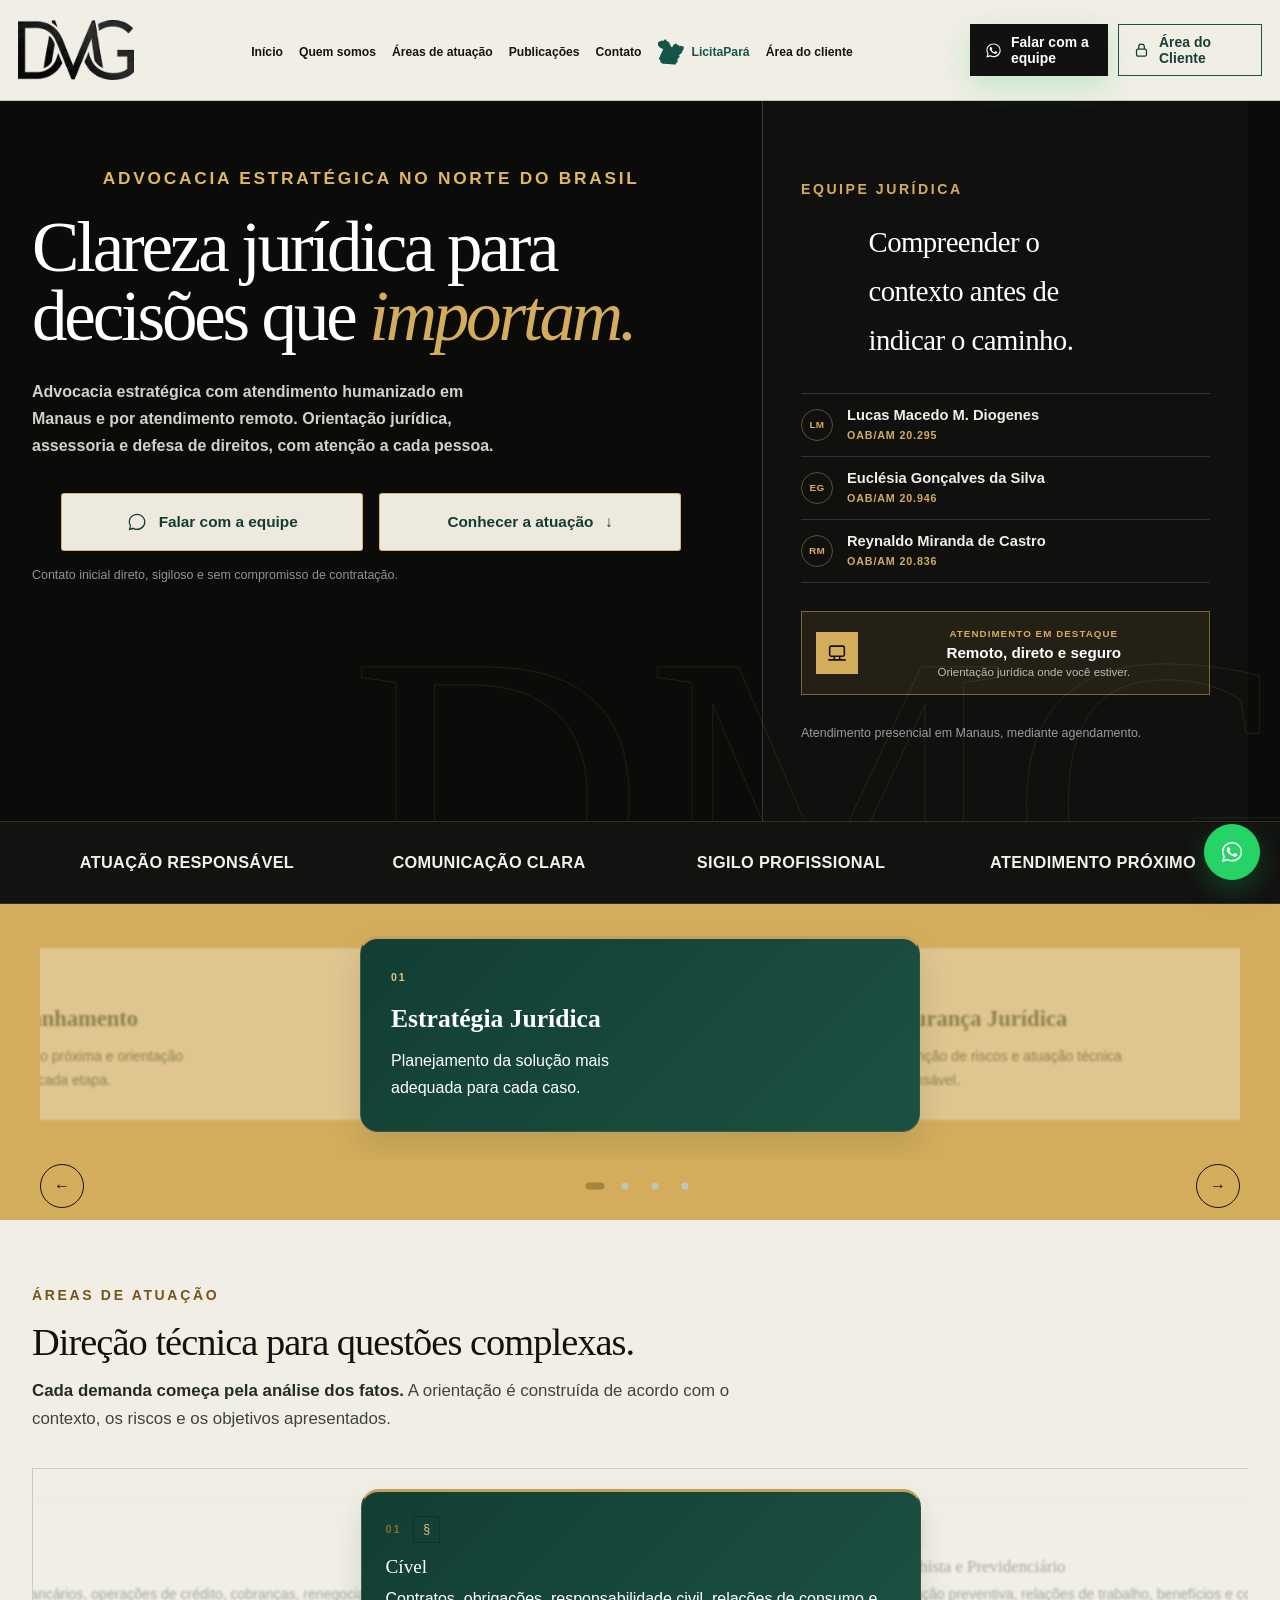
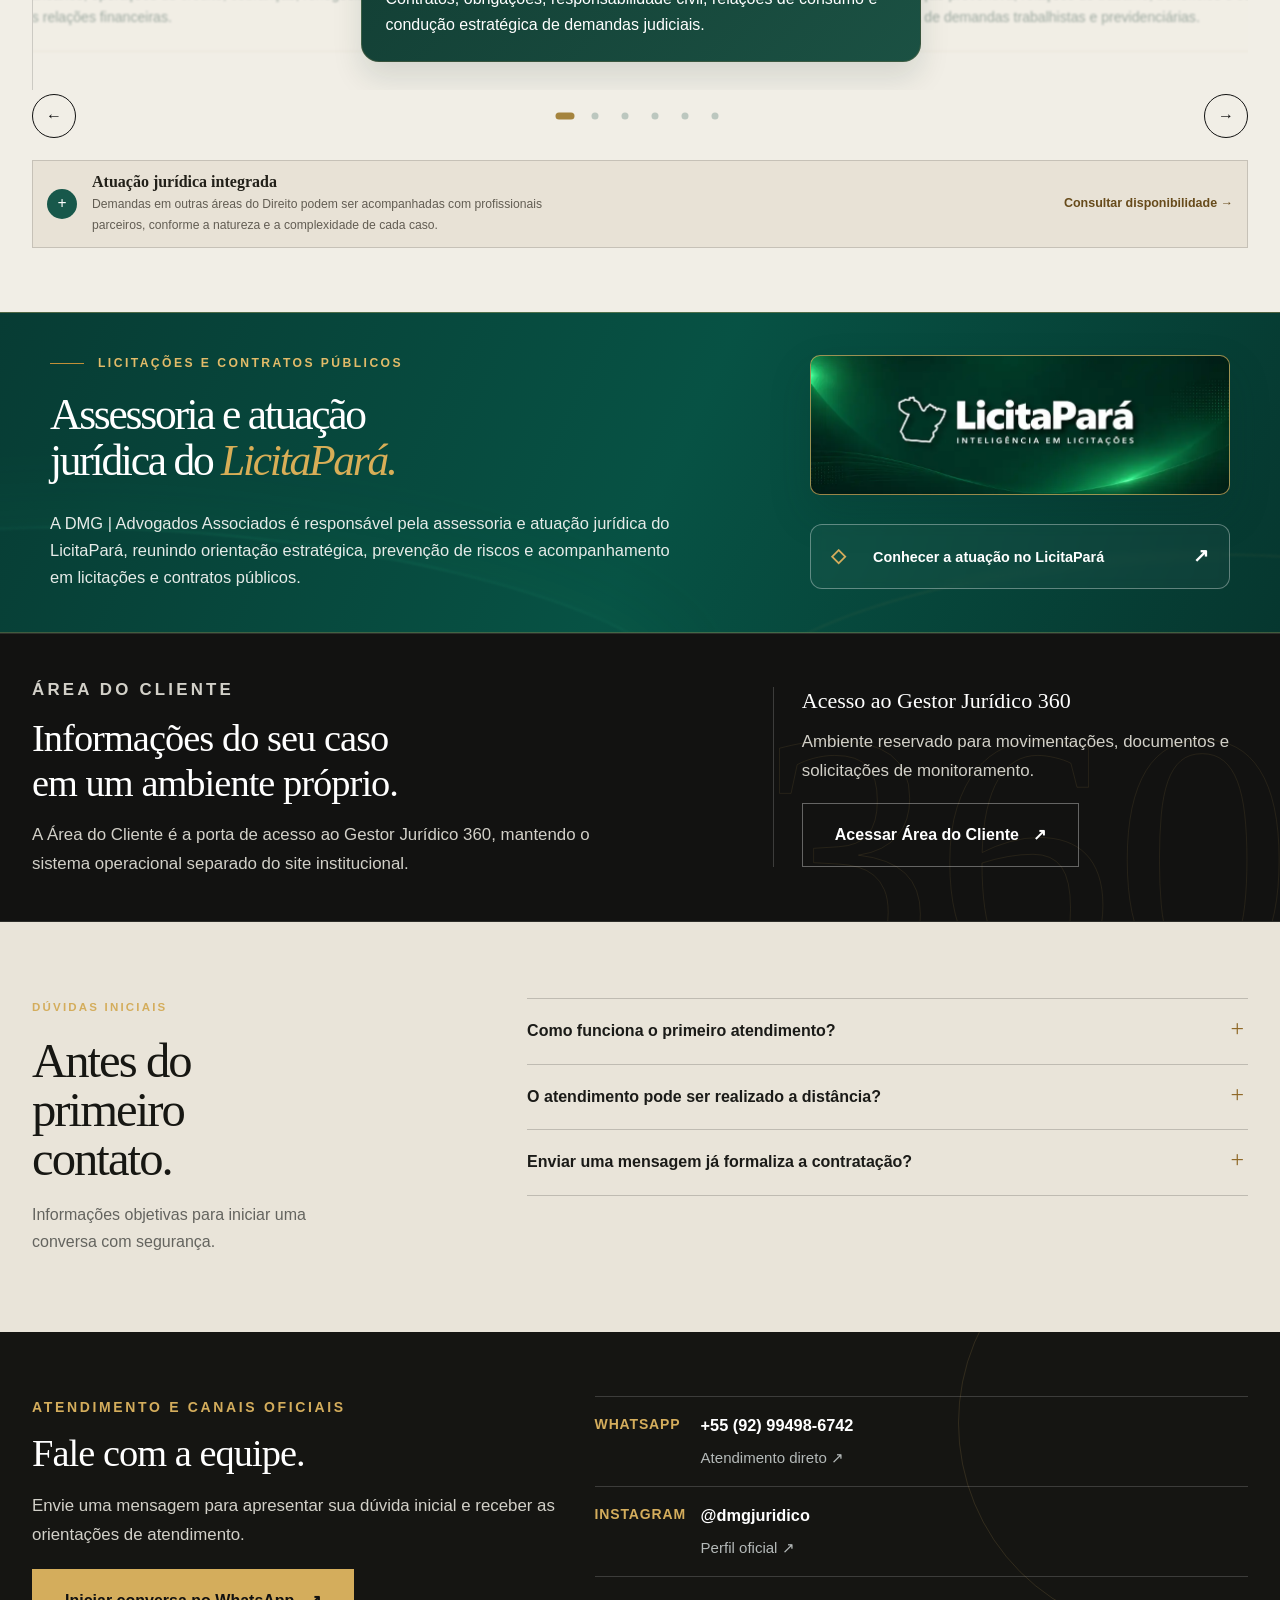
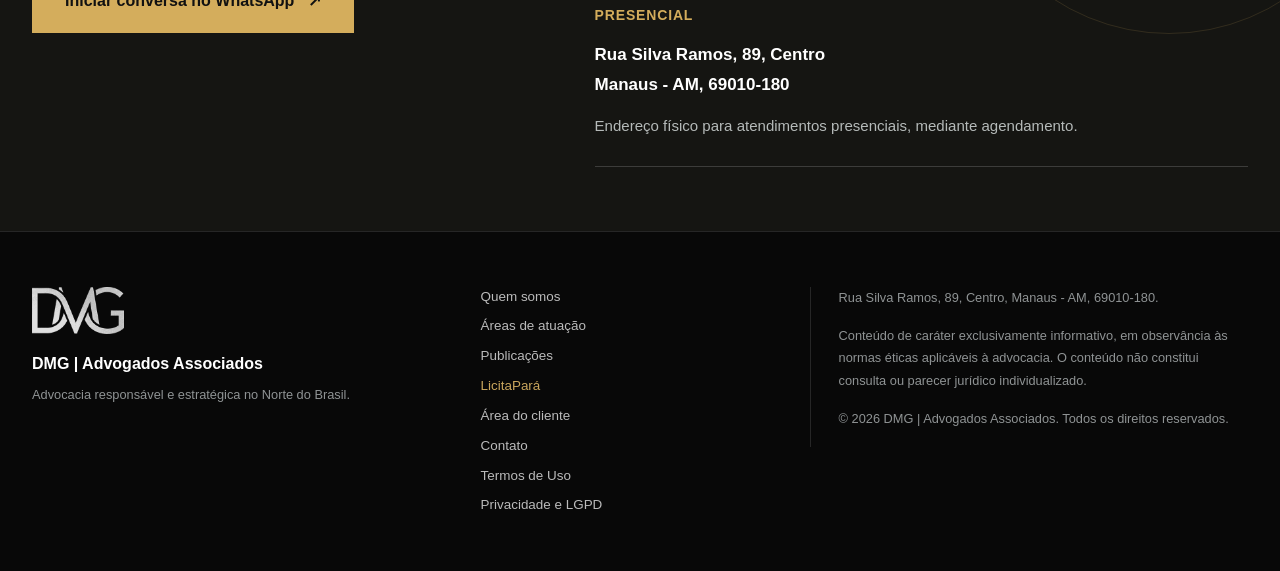
<file: index.html>
<!doctype html>
<html lang="pt-BR">
<head>
  <meta charset="utf-8">
  <meta name="viewport" content="width=device-width, initial-scale=1">
  <meta name="theme-color" content="#0b0b0a">
  <meta name="description" content="DMG Advogados Associados: advocacia estratégica e atendimento humanizado. Orientação jurídica, assessoria e defesa de direitos em Manaus e por atendimento remoto.">
  <meta name="keywords" content="advogado Manaus, escritório advocacia Manaus, advogado empresarial Manaus, assessoria jurídica AM, licitações advocacia, direito civil Manaus, DMG Advogados">
  <meta name="robots" content="index,follow,max-image-preview:large">
  <link rel="canonical" href="https://dmgjuridico.com.br/">
  <link rel="icon" href="/favicon.png" type="image/png" sizes="192x192">
  <link rel="apple-touch-icon" href="/assets/images/apple-touch-icon.png">
  <link rel="manifest" href="/site.webmanifest">
  <link rel="preload" as="image" href="assets/images/dmg-monogram-black-transparent.png">
  <link rel="stylesheet" href="assets/css/style.css?v=20260919-cache1">
  <link rel="stylesheet" href="assets/css/refinements.css?v=20260919-cache1">
  <link rel="stylesheet" href="assets/css/home-compact.css?v=20260919-cache1">
  <link rel="stylesheet" href="assets/css/landing-page.css?v=20260919-cache1">
  <link rel="stylesheet" href="assets/css/licitapara-fixes.css?v=20260919-cache1">
  <title>DMG Advogados Associados | Advocacia em Manaus</title>
  <script src="assets/js/portal-link.js?v=20260919-cache1" defer></script>
  <meta property="og:type" content="website">
  <meta property="og:locale" content="pt_BR">
  <meta property="og:site_name" content="DMG Advogados Associados">
  <meta property="og:title" content="DMG Advogados Associados | Advocacia em Manaus">
  <meta property="og:description" content="DMG Advogados Associados: advocacia estratégica e atendimento humanizado. Orientação jurídica, assessoria e defesa de direitos em Manaus e por atendimento remoto.">
  <meta property="og:url" content="https://dmgjuridico.com.br/">
  <meta property="og:image" content="https://dmgjuridico.com.br/assets/images/dmg-social-logo-texto-2026-09.png">
  <meta property="og:image:secure_url" content="https://dmgjuridico.com.br/assets/images/dmg-social-logo-texto-2026-09.png">
  <meta property="og:image:type" content="image/png">
  <meta property="og:image:width" content="1200">
  <meta property="og:image:height" content="630">
  <meta property="og:image:alt" content="DMG Advogados Associados — Advocacia Estratégica no Norte do Brasil">
  <meta name="twitter:card" content="summary_large_image">
  <meta name="twitter:title" content="DMG Advogados Associados | Advocacia em Manaus">
  <meta name="twitter:description" content="DMG Advogados Associados: advocacia estratégica e atendimento humanizado. Orientação jurídica, assessoria e defesa de direitos em Manaus e por atendimento remoto.">
  <meta name="twitter:image" content="https://dmgjuridico.com.br/assets/images/dmg-social-logo-texto-2026-09.png">
  <script type="application/ld+json">{
  "@context": "https://schema.org",
  "@type": "LegalService",
  "logo": "https://dmgjuridico.com.br/assets/images/dmg-monogram-black-transparent.png",
  "name": "DMG Advogados Associados",
  "url": "https://dmgjuridico.com.br/",
  "telephone": "+55-92-99498-6742",
  "areaServed": "Norte do Brasil",
  "address": {
    "@type": "PostalAddress",
    "streetAddress": "Rua Silva Ramos, 89, Centro",
    "addressLocality": "Manaus",
    "addressRegion": "AM",
    "postalCode": "69010-180",
    "addressCountry": "BR"
  },
  "description": "DMG Advogados Associados: advocacia estratégica e atendimento humanizado. Orientação jurídica, assessoria e defesa de direitos em Manaus e por atendimento remoto.",
  "sameAs": [
    "https://www.instagram.com/dmgjuridico/"
  ],
  "aggregateRating": {
    "@type": "AggregateRating",
    "ratingValue": "5.0",
    "reviewCount": "47",
    "bestRating": "5",
    "worstRating": "1"
  },
  "@id": "https://dmgjuridico.com.br/#escritorio"
}</script>
  <script type="application/ld+json">{
  "@context": "https://schema.org",
  "@type": "WebSite",
  "name": "DMG Advogados Associados",
  "alternateName": [
    "DMG Jurídico",
    "DMG Advocacia"
  ],
  "url": "https://dmgjuridico.com.br/",
  "@id": "https://dmgjuridico.com.br/#website",
  "publisher": {
    "@id": "https://dmgjuridico.com.br/#escritorio"
  }
}</script>
  <script type="application/ld+json">{
  "@context": "https://schema.org",
  "@type": "Attorney",
  "name": "DMG Advogados Associados",
  "url": "https://dmgjuridico.com.br/",
  "telephone": "+55-92-99498-6742",
  "address": {
    "@type": "PostalAddress",
    "streetAddress": "Rua Silva Ramos, 89, Centro",
    "addressLocality": "Manaus",
    "addressRegion": "AM",
    "postalCode": "69010-180",
    "addressCountry": "BR"
  },
  "areaServed": "Norte do Brasil",
  "knowsAbout": ["Direito Civil", "Direito Empresarial", "Licitações", "Direito do Trabalho"]
}</script>
  <link rel="stylesheet" href="/assets/css/motion.css?v=20260919-cache1">
  <script src="/assets/js/carousels.js?v=20260919-cache1" defer></script>
  <link rel="stylesheet" href="/assets/css/alignment.css?v=20260919-cache1">
  <link rel="stylesheet" href="/assets/css/trust-hover.css?v=20260919-cache1">
  <!-- favicon-refresh-20260919 -->
</head>
<body class="dmg-aligned">
  <a class="skip-link" href="#conteudo">Ir para o conteúdo</a>

  <header class="site-header" id="topo">
    <div class="container nav-wrap">
      <a class="brand" href="#inicio" aria-label="DMG Advogados Associados - início">
        <img src="assets/images/dmg-monogram-black-transparent.png" alt="DMG" width="140" height="72">
        <span class="brand-copy">Advogados<span>Associados</span></span>
      </a>

      <nav class="main-nav" id="menu-principal" aria-label="Navegação principal">
        <a href="#inicio">Início</a>
        <a href="quem-somos/">Quem somos</a>
        <a href="#atuacao">Áreas de atuação</a>
        <a href="publicacoes/">Publicações</a>
        <a href="#contato">Contato</a>
        <a class="external-nav" href="licitapara/">LicitaPará</a>
        <a href="area-do-cliente/" target="_blank" rel="noopener noreferrer">Área do cliente</a>
      </nav>

      <div class="header-actions">
        <button class="menu-toggle" type="button" aria-expanded="false" aria-controls="menu-principal" aria-label="Abrir menu">
          <svg viewBox="0 0 24 24" fill="none" stroke="currentColor" stroke-width="1.8" aria-hidden="true"><path d="M4 7h16M4 12h16M4 17h16"/></svg>
        </button>
        <a class="icon-action lock" href="area-do-cliente/" target="_blank" rel="noopener noreferrer" aria-label="Área do Cliente">
          <svg viewBox="0 0 24 24" fill="none" stroke="currentColor" stroke-width="1.8" aria-hidden="true"><rect x="5" y="10" width="14" height="10" rx="2"/><path d="M8 10V7a4 4 0 0 1 8 0v3"/></svg>
        </a>
        <a class="icon-action chat" href="https://wa.me/5592994986742?text=Ol%C3%A1%2C%20equipe%20DMG%20Jur%C3%ADdico.%20Gostaria%20de%20solicitar%20uma%20avalia%C3%A7%C3%A3o%20inicial%20sobre%20uma%20quest%C3%A3o%20jur%C3%ADdica." target="_blank" rel="noopener noreferrer" aria-label="Falar com a equipe pelo WhatsApp">
          <svg viewBox="0 0 24 24" fill="none" stroke="currentColor" stroke-width="1.8" aria-hidden="true"><path d="M20 11.6a8 8 0 0 1-11.8 7L4 20l1.4-4.1A8 8 0 1 1 20 11.6Z"/></svg>
        </a>
      </div>
    </div>
  </header>

  <main id="conteudo">
    <section class="hero" id="inicio" aria-labelledby="hero-title">
      <div class="container hero-grid">
        <div class="hero-main reveal reveal-left">
          <p class="eyebrow">Advocacia estratégica no Norte do Brasil</p>
          <h1 id="hero-title">Clareza jurídica para decisões que <em>importam.</em></h1>
          <p class="hero-intro">Advocacia estratégica com atendimento humanizado em Manaus e por atendimento remoto. Orientação jurídica, assessoria e defesa de direitos, com atenção a cada pessoa.</p>
          <div class="hero-actions">
            <a class="button button-whatsapp" href="https://wa.me/5592994986742?text=Ol%C3%A1%2C%20equipe%20DMG%20Jur%C3%ADdico.%20Gostaria%20de%20solicitar%20uma%20avalia%C3%A7%C3%A3o%20inicial%20sobre%20uma%20quest%C3%A3o%20jur%C3%ADdica." target="_blank" rel="noopener noreferrer">
              <svg viewBox="0 0 24 24" aria-hidden="true"><path fill="currentColor" d="M12.04 2C6.5 2 2 6.36 2 11.74c0 1.72.46 3.4 1.34 4.87L2 22l5.55-1.43a10.2 10.2 0 0 0 4.49 1.05h.01c5.54 0 10.04-4.36 10.04-9.74S17.58 2 12.04 2Zm0 17.98h-.01a8.55 8.55 0 0 1-4.36-1.17l-.31-.18-3.3.85.88-3.12-.2-.32a7.97 7.97 0 0 1-1.26-4.3c0-4.48 3.84-8.12 8.57-8.12 4.72 0 8.56 3.64 8.56 8.12 0 4.48-3.84 8.12-8.56 8.12Z"/></svg>
              Falar com a equipe
            </a>
            <a class="button button-secondary" href="#atuacao">Conhecer a atuação <span aria-hidden="true">↓</span></a>
          </div>
          <p class="hero-note">Contato inicial direto, sigiloso e sem compromisso de contratação.</p>
        </div>

        <aside class="hero-aside reveal reveal-right" aria-label="Equipe jurídica">
          <div>
            <p class="aside-label">Equipe jurídica</p>
            <p class="aside-statement">Compreender o contexto antes de indicar o caminho.</p>
          </div>
          <ul class="team-credentials" aria-label="Advogados e registros profissionais">
            <li><span class="team-initial" aria-hidden="true">LM</span><span class="team-person"><strong>Lucas Macedo M. Diogenes</strong><small>OAB/AM 20.295</small></span></li>
            <li><span class="team-initial" aria-hidden="true">EG</span><span class="team-person"><strong>Euclésia Gonçalves da Silva</strong><small>OAB/AM 20.946</small></span></li>
            <li><span class="team-initial" aria-hidden="true">RM</span><span class="team-person"><strong>Reynaldo Miranda de Castro</strong><small>OAB/AM 20.836</small></span></li>
          </ul>
          <div class="remote-service" aria-label="Atendimento remoto em destaque">
            <span class="remote-icon" aria-hidden="true">
              <svg viewBox="0 0 24 24" fill="none" stroke="currentColor" stroke-width="1.7"><rect x="4" y="4.5" width="16" height="11" rx="1.5"/><path d="M2.5 19.5h19M9 15.5v4m6-4v4"/></svg>
            </span>
            <span class="remote-copy"><small>Atendimento em destaque</small><strong>Remoto, direto e seguro</strong><span>Orientação jurídica onde você estiver.</span></span>
          </div>
          <p class="aside-footnote">Atendimento presencial em Manaus, mediante agendamento.</p>
        </aside>
      </div>
    </section>

    <div class="trust-strip" aria-label="Princípios de atuação">
      <span>Atuação responsável</span><i aria-hidden="true"></i>
      <span>Comunicação clara</span><i aria-hidden="true"></i>
      <span>Sigilo profissional</span><i aria-hidden="true"></i>
      <span>Atendimento próximo</span>
    </div>

    <section class="principles-section" aria-label="Forma de atuação">
      <div class="principles-wrap" data-carousel="Forma de atendimento" data-interval="2500">
        <article class="principle reveal"><small>01</small><div><h2>Estratégia Jurídica</h2><p>Planejamento da solução mais adequada para cada caso.</p></div></article>
        <article class="principle reveal"><small>02</small><div><h2>Segurança Jurídica</h2><p>Prevenção de riscos e atuação técnica responsável.</p></div></article>
        <article class="principle reveal"><small>03</small><div><h2>Atuação Personalizada</h2><p>Análise das particularidades de cada demanda.</p></div></article>
        <article class="principle reveal"><small>04</small><div><h2>Acompanhamento</h2><p>Comunicação próxima e orientação objetiva em cada etapa.</p></div></article>
      </div>
    </section>

    <section class="section section-light" id="atuacao" aria-labelledby="atuacao-title">
      <div class="container">
        <div class="section-heading reveal">
          <div><p class="eyebrow">Áreas de atuação</p><h2 id="atuacao-title">Direção técnica para questões complexas.</h2></div>
          <p><strong>Cada demanda começa pela análise dos fatos.</strong> A orientação é construída de acordo com o contexto, os riscos e os objetivos apresentados.</p>
        </div>
        <div class="practice-grid" data-carousel="Áreas de atuação" data-interval="2500">
          <article class="practice-card reveal"><div class="practice-top"><span>01</span><div class="practice-icon" aria-hidden="true">§</div></div><div><h3>Cível</h3><p>Contratos, obrigações, responsabilidade civil, relações de consumo e condução estratégica de demandas judiciais.</p></div></article>
          <article class="practice-card reveal"><div class="practice-top"><span>02</span><div class="practice-icon" aria-hidden="true">◇</div></div><div><h3>Trabalhista e Previdenciário</h3><p>Orientação preventiva, relações de trabalho, benefícios e condução técnica de demandas trabalhistas e previdenciárias.</p></div></article>
          <article class="practice-card reveal"><div class="practice-top"><span>03</span><div class="practice-icon" aria-hidden="true">▥</div></div><div><h3>Administrativa</h3><p>Direito Público, servidores, relações com a Administração, questões ambientais e demandas perante a Fazenda Pública.</p></div></article>
          <article class="practice-card reveal"><div class="practice-top"><span>04</span><div class="practice-icon" aria-hidden="true">↗</div></div><div><h3>Licitações</h3><p>Análise de editais, impugnações, recursos, contratos administrativos, medidas judiciais e atuação perante órgãos de controle.</p></div></article>
          <article class="practice-card reveal"><div class="practice-top"><span>05</span><div class="practice-icon" aria-hidden="true">◫</div></div><div><h3>Empresarial e Tributário</h3><p>Contratos, relações comerciais, prevenção de riscos, obrigações fiscais e suporte jurídico à atividade econômica.</p></div></article>
          <article class="practice-card reveal"><div class="practice-top"><span>06</span><div class="practice-icon" aria-hidden="true">▤</div></div><div><h3>Bancário</h3><p>Contratos bancários, operações de crédito, cobranças, renegociação e proteção nas relações financeiras.</p></div></article>
        </div>
        <aside class="practice-network reveal" aria-label="Atuação jurídica integrada">
          <span class="practice-network-mark" aria-hidden="true">+</span>
          <div><strong>Atuação jurídica integrada</strong><p>Demandas em outras áreas do Direito podem ser acompanhadas com profissionais parceiros, conforme a natureza e a complexidade de cada caso.</p></div>
          <a href="#contato">Consultar disponibilidade <span aria-hidden="true">→</span></a>
        </aside>
      </div>
    </section>

    <section data-nosnippet class="licitapara-section" id="licitapara" aria-labelledby="licitapara-title">
      <div class="container licitapara-grid">
        <div class="lp-signature reveal reveal-left">
          <img src="assets/images/licitapara-logo.svg" alt="LicitaPará — Inteligência em Licitações" width="410" height="103">
        </div>
        <div class="licitapara-copy reveal">
          <p class="eyebrow">Licitações e contratos públicos</p>
          <h2 id="licitapara-title">Assessoria e atuação jurídica do <em>LicitaPará.</em></h2>
          <p>A DMG | Advogados Associados é responsável pela assessoria e atuação jurídica do LicitaPará, reunindo orientação estratégica, prevenção de riscos e acompanhamento em licitações e contratos públicos.</p>
        </div>
        <a class="licitapara-link reveal reveal-right" href="licitapara/" aria-label="Conhecer a atuação da DMG no LicitaPará">
          <span class="lp-icon" aria-hidden="true">◇</span>
          <span>Conhecer a atuação no LicitaPará</span>
          <span class="lp-arrow" aria-hidden="true">↗</span>
        </a>
      </div>
    </section>

    <section class="client-band" id="cliente" aria-labelledby="cliente-title">
      <div class="container client-grid">
        <div class="client-copy reveal reveal-left">
          <p class="eyebrow">Área do Cliente</p>
          <h2 id="cliente-title">Informações do seu caso em um ambiente próprio.</h2>
          <p>A Área do Cliente é a porta de acesso ao Gestor Jurídico 360, mantendo o sistema operacional separado do site institucional.</p>
        </div>
        <div class="client-access reveal reveal-right">
          <strong>Acesso ao Gestor Jurídico 360</strong>
          <p>Ambiente reservado para movimentações, documentos e solicitações de monitoramento.</p>
          <a class="button button-outline" href="area-do-cliente/" target="_blank" rel="noopener noreferrer">Acessar Área do Cliente <span aria-hidden="true">↗</span></a>
        </div>
      </div>
    </section>

    <section class="faq-section" id="duvidas" aria-labelledby="faq-title">
      <div class="container faq-grid">
        <div class="faq-heading reveal reveal-left">
          <p class="eyebrow">Dúvidas iniciais</p>
          <h2 id="faq-title">Antes do primeiro contato.</h2>
          <p>Informações objetivas para iniciar uma conversa com segurança.</p>
        </div>
        <div class="faq-list reveal reveal-right">
          <details>
            <summary>Como funciona o primeiro atendimento?</summary>
            <p>A equipe recebe as informações iniciais pelo WhatsApp e orienta sobre o agendamento e os documentos necessários para a análise.</p>
          </details>
          <details>
            <summary>O atendimento pode ser realizado a distância?</summary>
            <p>Sim. O formato é definido conforme a natureza da demanda e a necessidade do cliente.</p>
          </details>
          <details>
            <summary>Enviar uma mensagem já formaliza a contratação?</summary>
            <p>Não. A contratação ocorre somente após análise de disponibilidade, ausência de conflito e formalização dos instrumentos aplicáveis.</p>
          </details>
        </div>
      </div>
    </section>

    <section class="section contact-section" id="contato" aria-labelledby="contato-title">
      <div class="container contact-grid">
        <div class="contact-copy reveal reveal-left">
          <p class="eyebrow">Atendimento e canais oficiais</p>
          <h2 id="contato-title">Fale com a equipe.</h2>
          <p>Envie uma mensagem para apresentar sua dúvida inicial e receber as orientações de atendimento.</p>
          <div class="contact-cta"><a class="button button-accent" href="https://wa.me/5592994986742?text=Ol%C3%A1%2C%20equipe%20DMG%20Jur%C3%ADdico.%20Gostaria%20de%20solicitar%20uma%20avalia%C3%A7%C3%A3o%20inicial%20sobre%20uma%20quest%C3%A3o%20jur%C3%ADdica." target="_blank" rel="noopener noreferrer">Iniciar conversa no WhatsApp <span aria-hidden="true">↗</span></a></div>
        </div>
        <div class="contact-list reveal reveal-right">
          <a class="contact-row" href="https://wa.me/5592994986742" target="_blank" rel="noopener noreferrer"><span>WhatsApp</span><strong>+55 (92) 99498-6742</strong><small>Atendimento direto ↗</small></a>
          <a class="contact-row" href="https://www.instagram.com/dmgjuridico/" target="_blank" rel="noopener noreferrer"><span>Instagram</span><strong>@dmgjuridico</strong><small>Perfil oficial ↗</small></a>
          <div class="contact-row address-row"><span>Presencial</span><strong>Rua Silva Ramos, 89, Centro<br>Manaus - AM, 69010-180</strong><small>Endereço físico para atendimentos presenciais, mediante agendamento.</small></div>
        </div>
      </div>
    </section>
  </main>

  <footer class="site-footer">
    <div class="container footer-grid">
      <div><img class="footer-logo" src="assets/images/dmg-monogram-black-transparent.png" alt="DMG"><strong>DMG | Advogados Associados</strong><p>Advocacia responsável e estratégica no Norte do Brasil.</p></div>
      <nav class="footer-nav" aria-label="Navegação do rodapé">
        <a href="quem-somos/">Quem somos</a>
        <a href="#atuacao">Áreas de atuação</a>
        <a href="publicacoes/">Publicações</a>
        <a class="licita-footer" href="licitapara/">LicitaPará</a>
        <a href="area-do-cliente/" target="_blank" rel="noopener noreferrer">Área do cliente</a>
        <a href="#contato">Contato</a>
        <a href="termos-de-uso/">Termos de Uso</a>
        <a href="privacidade/">Privacidade e LGPD</a>
      </nav>
      <div class="footer-legal"><p>Rua Silva Ramos, 89, Centro, Manaus - AM, 69010-180.</p><p>Conteúdo de caráter exclusivamente informativo, em observância às normas éticas aplicáveis à advocacia. O conteúdo não constitui consulta ou parecer jurídico individualizado.</p><p>© <span id="ano"></span> DMG | Advogados Associados. Todos os direitos reservados.</p></div>
    </div>
  </footer>

  <a class="whatsapp-float" href="https://wa.me/5592994986742" target="_blank" rel="noopener noreferrer" aria-label="Falar com a DMG pelo WhatsApp"><svg viewBox="0 0 24 24" fill="none" stroke="currentColor" stroke-width="1.8" aria-hidden="true"><path d="M20 11.6a8 8 0 0 1-11.8 7L4 20l1.4-4.1A8 8 0 1 1 20 11.6Z"/></svg></a>

  <script src="assets/js/site.js?v=20260919-cache1" defer></script>
</body>
</html>
</file>
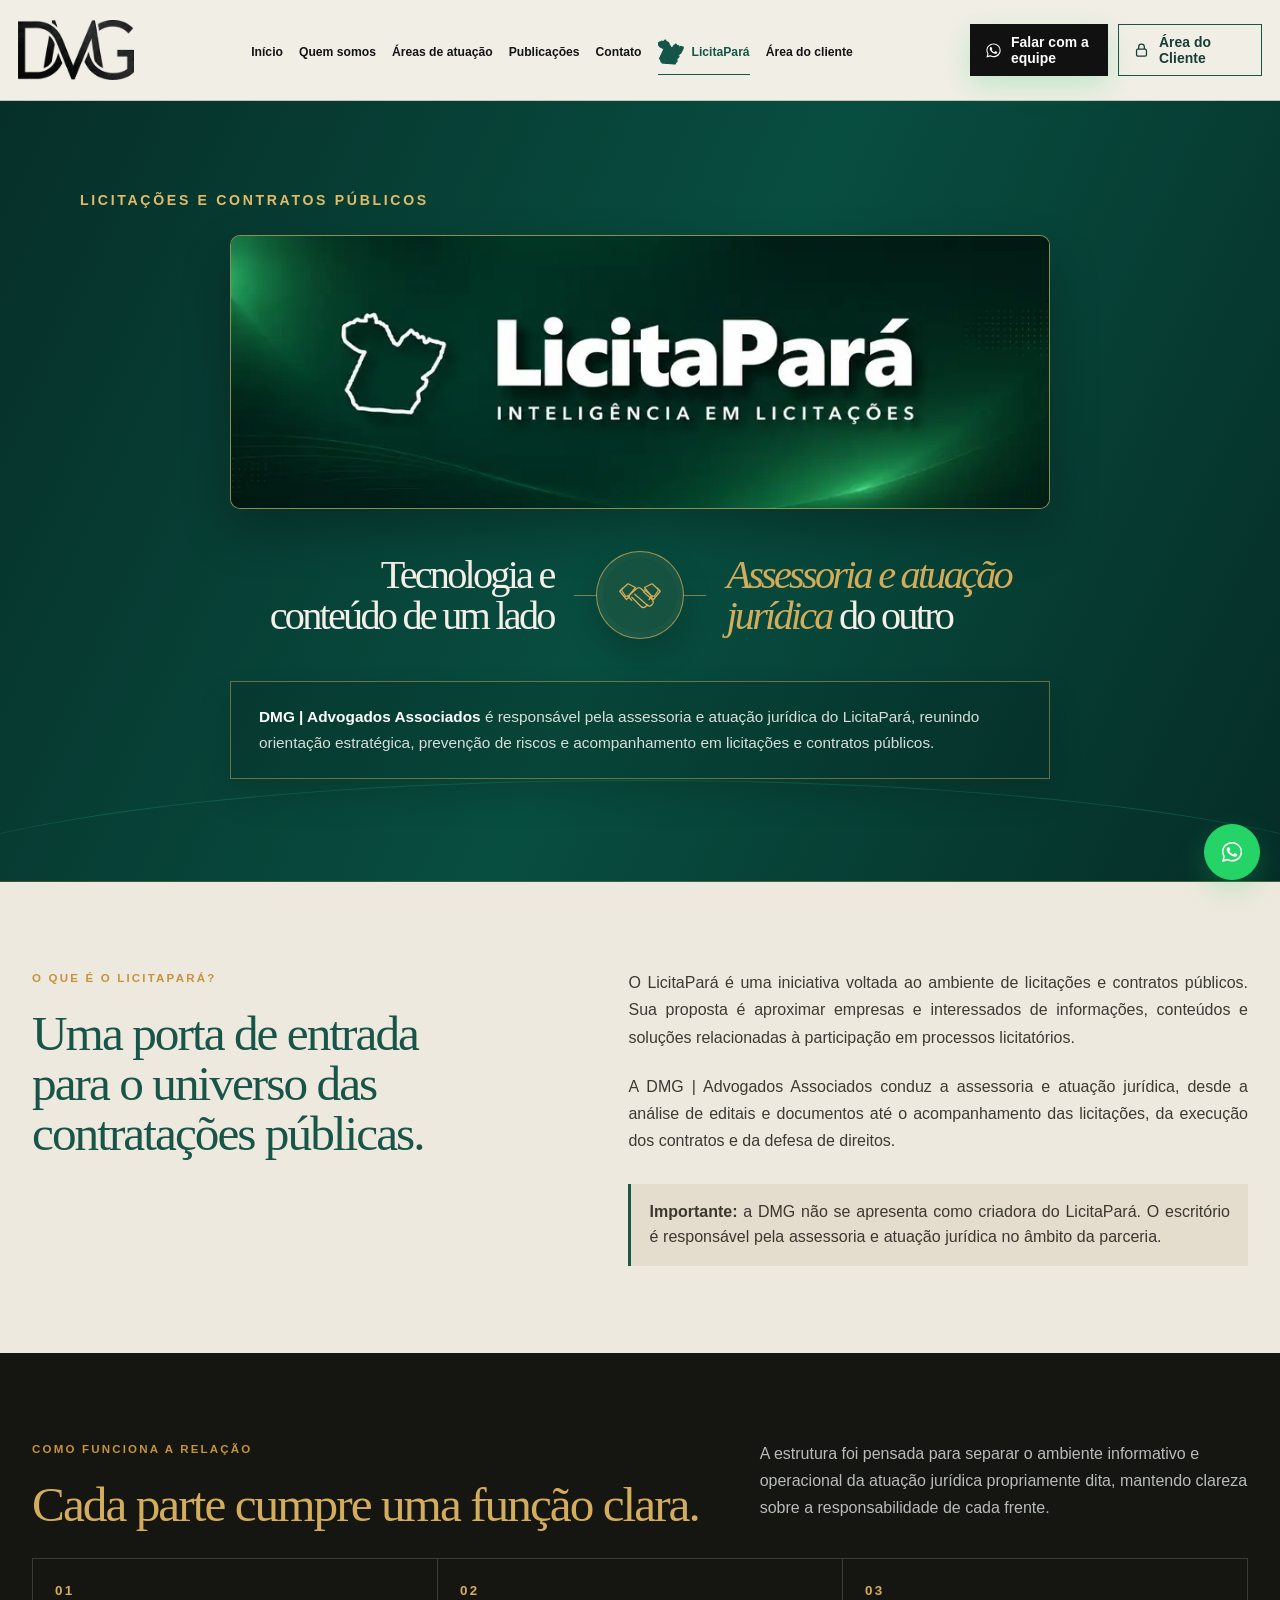
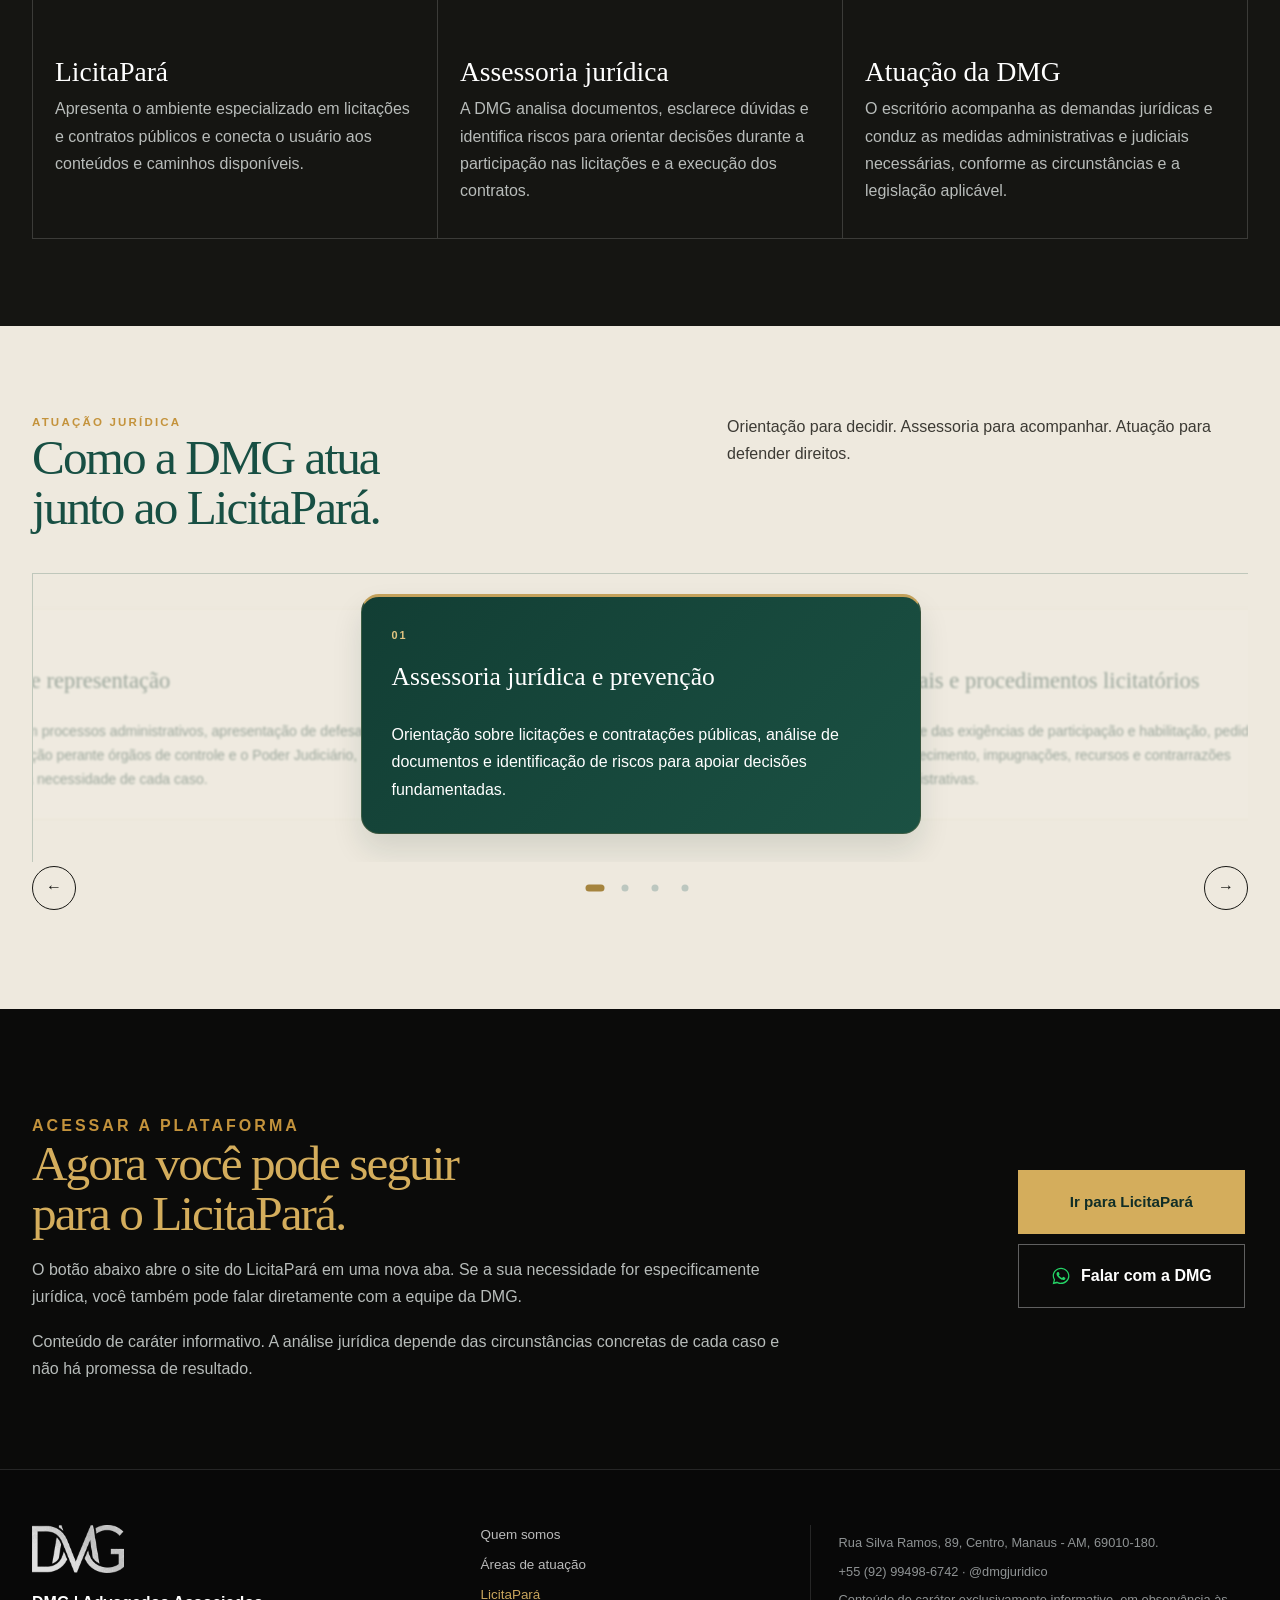
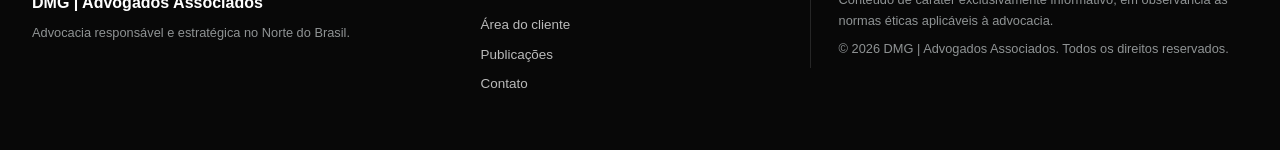
<file: licitapara/index.html>
<!doctype html>
<html lang="pt-BR">
<head>
  <meta charset="utf-8">
  <meta name="viewport" content="width=device-width, initial-scale=1">
  <meta name="theme-color" content="#0b0b0a">
  <meta name="description" content="Entenda a relação entre a DMG | Advogados Associados e o LicitaPará, a atuação jurídica em licitações e contratos públicos e como acessar a plataforma.">
  <meta name="robots" content="index,follow,max-image-preview:large">
  <link rel="canonical" href="https://dmgjuridico.com.br/licitapara/">
  <link rel="icon" href="/favicon.png" type="image/png" sizes="192x192">
<link rel="apple-touch-icon" href="../assets/images/apple-touch-icon.png?v=20260906-logo-texto-v3">
  <meta property="og:type" content="website">
  <meta property="og:locale" content="pt_BR">
  <meta property="og:title" content="LicitaPará | DMG Advogados Associados">
  <meta property="og:description" content="Advocacia Estratégica no Norte do Brasil.">
  <meta property="og:url" content="https://dmgjuridico.com.br/licitapara/">
  <meta property="og:image" content="https://dmgjuridico.com.br/assets/images/dmg-social-logo-texto-2026-09.png">
  <meta property="og:image:type" content="image/png">
  <meta property="og:image:width" content="1200">
  <meta property="og:image:height" content="630">
  <meta property="og:image:alt" content="DMG Advogados Associados — Advocacia Estratégica no Norte do Brasil">
  <meta name="twitter:card" content="summary_large_image">
  <meta name="twitter:image" content="https://dmgjuridico.com.br/assets/images/dmg-social-logo-texto-2026-09.png">
  <link rel="stylesheet" href="../assets/css/style.css?v=20260919-cache1">
  <link rel="stylesheet" href="../assets/css/refinements.css?v=20260919-cache1">
  <link rel="stylesheet" href="../assets/css/licitapara-page.css?v=20260919-cache1">
  <link rel="stylesheet" href="../assets/css/licitapara-compact.css?v=20260919-cache1">
  <style>
    html body .lp-page-hero .container.lp-page-grid{display:block!important;width:min(calc(100% - 64px),1180px)!important;margin-inline:auto!important}
    .lp-hero-main{width:100%;max-width:1120px;margin:0 auto;text-align:center}
    .lp-page-kicker{margin:0 auto 20px!important;text-align:center!important;color:#d4ad5c!important;font-size:.72rem!important;letter-spacing:.20em!important;font-weight:900!important}
    html body .lp-page-hero .container.lp-page-grid .lp-page-mark{display:flex!important;align-items:center!important;justify-content:center!important;width:min(100%,820px)!important;max-width:820px!important;min-width:0!important;aspect-ratio:3/1!important;margin:0 auto 42px!important;padding:0!important;background:#004b3e!important;background-image:none!important;border:1px solid rgba(212,173,92,.68)!important;border-radius:10px!important;box-shadow:0 22px 48px rgba(0,0,0,.28)!important;overflow:hidden!important}
    html body .lp-page-hero .container.lp-page-grid .lp-page-mark::before,html body .lp-page-hero .container.lp-page-grid .lp-page-mark::after{content:none!important;display:none!important}
    html body .lp-page-hero .container.lp-page-grid .lp-page-mark img{display:block!important;position:static!important;width:100%!important;height:100%!important;max-width:none!important;object-fit:cover!important;object-position:center!important;margin:0!important;opacity:1!important;visibility:visible!important}
    .lp-partnership-title{display:grid!important;grid-template-columns:minmax(0,1fr) 96px minmax(0,1fr)!important;align-items:center!important;gap:clamp(22px,3vw,46px)!important;width:100%!important;max-width:1040px!important;margin:0 auto!important;font-family:Georgia,"Times New Roman",serif!important;font-weight:400!important;line-height:1.02!important;letter-spacing:-.035em!important}
    .lp-partnership-side{display:block;font-size:clamp(2rem,3.15vw,3.65rem)!important;line-height:1.02!important;text-wrap:balance}.lp-partnership-left{text-align:right;color:#f4efe7}.lp-partnership-right{text-align:left;color:#f4efe7}.lp-partnership-right em{color:#d4ad5c!important;font-style:italic;font-weight:400}
    .lp-partnership-handshake{position:relative;width:88px;height:88px;border:1px solid rgba(212,173,92,.72);border-radius:50%;display:grid;place-items:center;justify-self:center;background:rgba(212,173,92,.07);box-shadow:0 14px 32px rgba(0,0,0,.2),inset 0 0 0 6px rgba(255,255,255,.018)}
    .lp-partnership-handshake::before,.lp-partnership-handshake::after{content:"";position:absolute;top:50%;width:clamp(12px,1.8vw,24px);height:1px;background:rgba(212,173,92,.58)}.lp-partnership-handshake::before{right:100%}.lp-partnership-handshake::after{left:100%}.lp-partnership-handshake svg{width:48px;height:48px;fill:none;stroke:#d4ad5c;stroke-width:1.65;stroke-linecap:round;stroke-linejoin:round}
    html body .lp-page-hero .container.lp-page-grid .lp-page-lead{display:block!important;width:min(100%,820px)!important;max-width:820px!important;margin:42px auto 0!important;padding:22px 28px!important;border:1px solid rgba(212,173,92,.48)!important;background:rgba(0,0,0,.12)!important;color:#d9dedb!important;font-size:clamp(.96rem,1.15vw,1.08rem)!important;line-height:1.72!important;text-align:center!important;box-shadow:0 16px 34px rgba(0,0,0,.14)!important}html body .lp-page-hero .container.lp-page-grid .lp-page-lead strong{color:#fff!important}
    .lp-services .eyebrow{color:#174f43!important;font-weight:900!important;text-shadow:none!important}
    @media(max-width:900px){html body .lp-page-hero .container.lp-page-grid{width:min(calc(100% - 40px),820px)!important}.lp-partnership-title{grid-template-columns:minmax(0,1fr) 78px minmax(0,1fr)!important;gap:18px!important}.lp-partnership-handshake{width:72px;height:72px}.lp-partnership-handshake svg{width:40px;height:40px}.lp-partnership-side{font-size:clamp(1.8rem,4.6vw,2.8rem)!important}}
    @media(max-width:760px){html body .lp-page-hero .container.lp-page-grid{width:calc(100% - 34px)!important}html body .lp-page-hero .container.lp-page-grid .lp-page-mark{width:100%!important;margin-bottom:30px!important}.lp-page-kicker{margin-bottom:16px!important}.lp-partnership-title{grid-template-columns:1fr!important;gap:20px!important}.lp-partnership-left,.lp-partnership-right{text-align:center}.lp-partnership-side{font-size:clamp(2rem,9vw,3.1rem)!important}.lp-partnership-handshake{width:70px;height:70px;margin:0 auto}.lp-partnership-handshake::before,.lp-partnership-handshake::after{display:none}html body .lp-page-hero .container.lp-page-grid .lp-page-lead{width:100%!important;margin-top:32px!important;padding:20px 18px!important}}
  </style>
  <link rel="stylesheet" href="../assets/css/final-tuning.css?v=20260919-cache1">
  <title>LicitaPará | DMG | Advogados Associados</title>
  <script src="../assets/js/portal-link.js?v=20260919-cache1" defer></script>
  <link rel="stylesheet" href="/assets/css/motion.css?v=20260919-cache1">
  <script src="/assets/js/carousels.js?v=20260919-cache1" defer></script>
  <link rel="stylesheet" href="/assets/css/alignment.css?v=20260919-cache1">
</head>
<body class="dmg-aligned">
  <a class="skip-link" href="#conteudo">Ir para o conteúdo</a>
  <header class="site-header" id="topo"><div class="container nav-wrap"><a class="brand" href="../" aria-label="DMG Advogados Associados - início"><img src="../assets/images/dmg-monogram-black-transparent.png" alt="DMG" width="140" height="72"><span class="brand-copy">Advogados<span>Associados</span></span></a><nav class="main-nav" id="menu-principal" aria-label="Navegação principal"><a href="../">Início</a><a href="../quem-somos/">Quem somos</a><a href="../#atuacao">Áreas de atuação</a><a href="../#contato">Contato</a><a class="external-nav" href="./" aria-current="page">LicitaPará</a><a href="../area-do-cliente/" target="_blank" rel="noopener">Área do cliente</a></nav><div class="header-actions"><button class="menu-toggle" type="button" aria-expanded="false" aria-controls="menu-principal" aria-label="Abrir menu"><svg viewBox="0 0 24 24" fill="none" stroke="currentColor" stroke-width="1.8" aria-hidden="true"><path d="M4 7h16M4 12h16M4 17h16"/></svg></button><a class="icon-action lock" href="../area-do-cliente/" target="_blank" rel="noopener" aria-label="Área do Cliente"><svg viewBox="0 0 24 24" fill="none" stroke="currentColor" stroke-width="1.8" aria-hidden="true"><rect x="5" y="10" width="14" height="10" rx="2"/><path d="M8 10V7a4 4 0 0 1 8 0v3"/></svg></a><a class="icon-action chat" href="https://wa.me/5592994986742" target="_blank" rel="noopener noreferrer" aria-label="Falar com a equipe pelo WhatsApp"><svg viewBox="0 0 24 24" fill="none" stroke="currentColor" stroke-width="1.8" aria-hidden="true"><path d="M20 11.6a8 8 0 0 1-11.8 7L4 20l1.4-4.1A8 8 0 1 1 20 11.6Z"/></svg></a></div></div></header>
  <main id="conteudo"><section class="lp-page-hero" aria-labelledby="lp-title"><div class="container lp-page-grid"><div class="lp-hero-main reveal reveal-left"><p class="eyebrow lp-page-kicker">Licitações e contratos públicos</p><div class="lp-page-mark"><img src="../assets/images/licitapara-oficial-1600.webp?v=3" alt="LicitaPará — Inteligência em Licitações" width="900" height="300" decoding="async"></div><h1 id="lp-title" class="lp-partnership-title"><span class="lp-partnership-side lp-partnership-left">Tecnologia e conteúdo de um lado</span><span class="lp-partnership-handshake" aria-hidden="true"><svg viewBox="0 0 64 64" aria-hidden="true"><path d="M7 25l9-8 10 5-8 10-5 2-6-9Z"/><path d="M57 25l-9-8-10 5 8 10 5 2 6-9Z"/><path d="M18 32l9-8c2-2 5-2 7 0l4 4"/><path d="M46 32l-8-7"/><path d="M21 35l12 12c2 2 5 2 7 0l2-2"/><path d="M25 31l16 14c2 2 5 2 7 0 2-2 2-5 0-7l-11-10"/><path d="M16 34l5 5"/><path d="M48 34l-4 4"/><path d="M9 23l-4 4 9 11 4-4"/><path d="M55 23l4 4-9 11-4-4"/></svg></span><span class="lp-partnership-side lp-partnership-right"><em>Assessoria e atuação jurídica</em> do outro</span></h1><p class="lp-page-lead reveal reveal-right"><strong>DMG | Advogados Associados</strong> é responsável pela assessoria e atuação jurídica do LicitaPará, reunindo orientação estratégica, prevenção de riscos e acompanhamento em licitações e contratos públicos.</p></div></div></section><section class="lp-info" aria-labelledby="o-que-e"><div class="container lp-info-grid"><div class="reveal reveal-left"><p class="eyebrow">O que é o LicitaPará</p><h2 id="o-que-e">Uma porta de entrada para o universo das contratações públicas.</h2></div><div class="lp-info-copy reveal reveal-right"><p>O LicitaPará é uma iniciativa voltada ao ambiente de licitações e contratos públicos. Sua proposta é aproximar empresas e interessados de informações, conteúdos e soluções relacionadas à participação em processos licitatórios.</p><p>A DMG | Advogados Associados conduz a assessoria e atuação jurídica, desde a análise de editais e documentos até o acompanhamento das licitações, da execução dos contratos e da defesa de direitos.</p><div class="lp-note"><strong>Importante:</strong> a DMG não se apresenta como criadora do LicitaPará. O escritório é responsável pela assessoria e atuação jurídica no âmbito da parceria.</div></div></div></section><section class="lp-role" aria-labelledby="como-funciona"><div class="container"><div class="lp-role-head reveal"><div><p class="eyebrow">Como funciona a relação</p><h2 id="como-funciona">Cada parte cumpre uma função clara.</h2></div><p>A estrutura foi pensada para separar o ambiente informativo e operacional da atuação jurídica propriamente dita, mantendo clareza sobre a responsabilidade de cada frente.</p></div><div class="lp-steps"><article class="lp-step reveal"><small>01</small><div><h3>LicitaPará</h3><p>Apresenta o ambiente especializado em licitações e contratos públicos e conecta o usuário aos conteúdos e caminhos disponíveis.</p></div></article><article class="lp-step reveal"><small>02</small><div><h3>Assessoria jurídica</h3><p>A DMG analisa documentos, esclarece dúvidas e identifica riscos para orientar decisões durante a participação nas licitações e a execução dos contratos.</p></div></article><article class="lp-step reveal"><small>03</small><div><h3>Atuação da DMG</h3><p>O escritório acompanha as demandas jurídicas e conduz as medidas administrativas e judiciais necessárias, conforme as circunstâncias e a legislação aplicável.</p></div></article></div></div></section><section class="lp-services" aria-labelledby="atuacao-licitacoes"><div class="container"><div class="lp-services-head reveal"><div><p class="eyebrow">Atuação jurídica</p><h2 id="atuacao-licitacoes">Como a DMG atua junto ao LicitaPará.</h2></div><p>Orientação para decidir. Assessoria para acompanhar. Atuação para defender direitos.</p></div><div class="lp-service-grid" data-carousel="Assessoria e atuação jurídica do LicitaPará" data-interval="2500"><article class="lp-service reveal"><span>01</span><h3>Assessoria jurídica e prevenção</h3><p>Orientação sobre licitações e contratações públicas, análise de documentos e identificação de riscos para apoiar decisões fundamentadas.</p></article><article class="lp-service reveal"><span>02</span><h3>Editais e procedimentos licitatórios</h3><p>Análise das exigências de participação e habilitação, pedidos de esclarecimento, impugnações, recursos e contrarrazões administrativas.</p></article><article class="lp-service reveal"><span>03</span><h3>Contratos e acompanhamento jurídico</h3><p>Assessoria na análise, formalização e execução dos contratos administrativos, incluindo alterações contratuais e questões relacionadas ao cumprimento das obrigações.</p></article><article class="lp-service reveal"><span>04</span><h3>Defesa e representação</h3><p>Atuação em processos administrativos, apresentação de defesas e representação perante órgãos de controle e o Poder Judiciário, conforme a necessidade de cada caso.</p></article></div></div></section><section class="lp-final" aria-labelledby="acessar-licitapara"><div class="container lp-final-grid"><div class="lp-final-copy reveal reveal-left"><p class="eyebrow">Acessar a plataforma</p><h2 id="acessar-licitapara">Agora você pode seguir para o LicitaPará.</h2><p>O botão abaixo abre o site do LicitaPará em uma nova aba. Se a sua necessidade for especificamente jurídica, você também pode falar diretamente com a equipe da DMG.</p><p class="lp-legal">Conteúdo de caráter informativo. A análise jurídica depende das circunstâncias concretas de cada caso e não há promessa de resultado.</p></div><div class="lp-final-actions reveal reveal-right"><a class="button button-accent" href="https://www.licitapara.com.br/" target="_blank" rel="noopener noreferrer">Ir para LicitaPará</a><a class="button button-outline" href="https://wa.me/5592994986742" target="_blank" rel="noopener noreferrer">Falar com a DMG</a></div></div></section></main>
  <footer class="site-footer"><div class="container footer-grid"><div><img class="footer-logo" src="../assets/images/dmg-monogram-black-transparent.png" alt="DMG"><strong>DMG | Advogados Associados</strong><p>Advocacia responsável e estratégica no Norte do Brasil.</p></div><nav class="footer-nav" aria-label="Navegação do rodapé"><a href="../quem-somos/">Quem somos</a><a href="../#atuacao">Áreas de atuação</a><a class="licita-footer" href="./">LicitaPará</a><a href="../area-do-cliente/" target="_blank" rel="noopener">Área do cliente</a><a href="../#contato">Contato</a></nav><div class="footer-legal"><p>Rua Silva Ramos, 89, Centro, Manaus - AM, 69010-180.</p><p>+55 (92) 99498-6742 · @dmgjuridico</p><p>Conteúdo de caráter exclusivamente informativo, em observância às normas éticas aplicáveis à advocacia.</p><p>© <span id="ano"></span> DMG | Advogados Associados. Todos os direitos reservados.</p></div></div></footer><a class="whatsapp-float" href="https://wa.me/5592994986742" target="_blank" rel="noopener noreferrer" aria-label="Falar com a DMG pelo WhatsApp"><svg viewBox="0 0 24 24" fill="none" stroke="currentColor" stroke-width="1.8" aria-hidden="true"><path d="M20 11.6a8 8 0 0 1-11.8 7L4 20l1.4-4.1A8 8 0 1 1 20 11.6Z"/></svg></a><script src="../assets/js/site.js?v=20260919-cache1" defer></script>
</body>
</html>
</file>
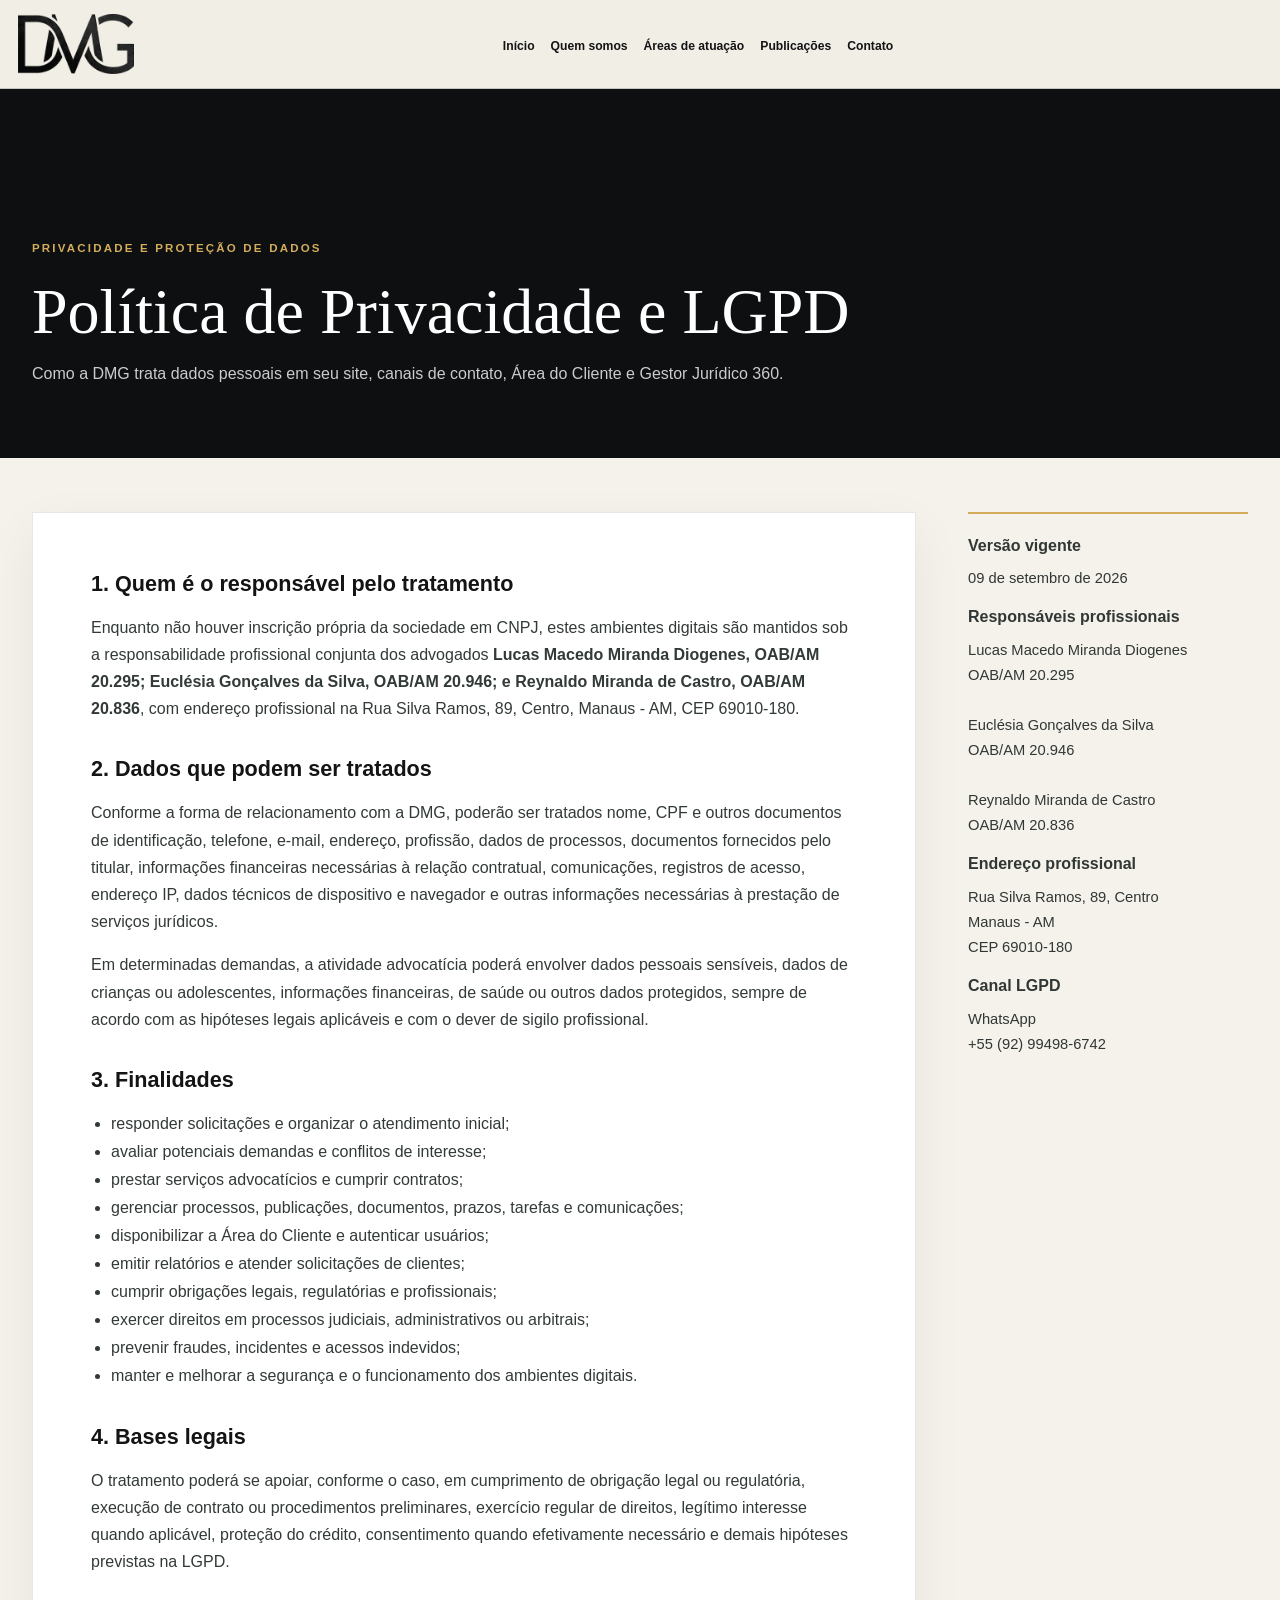
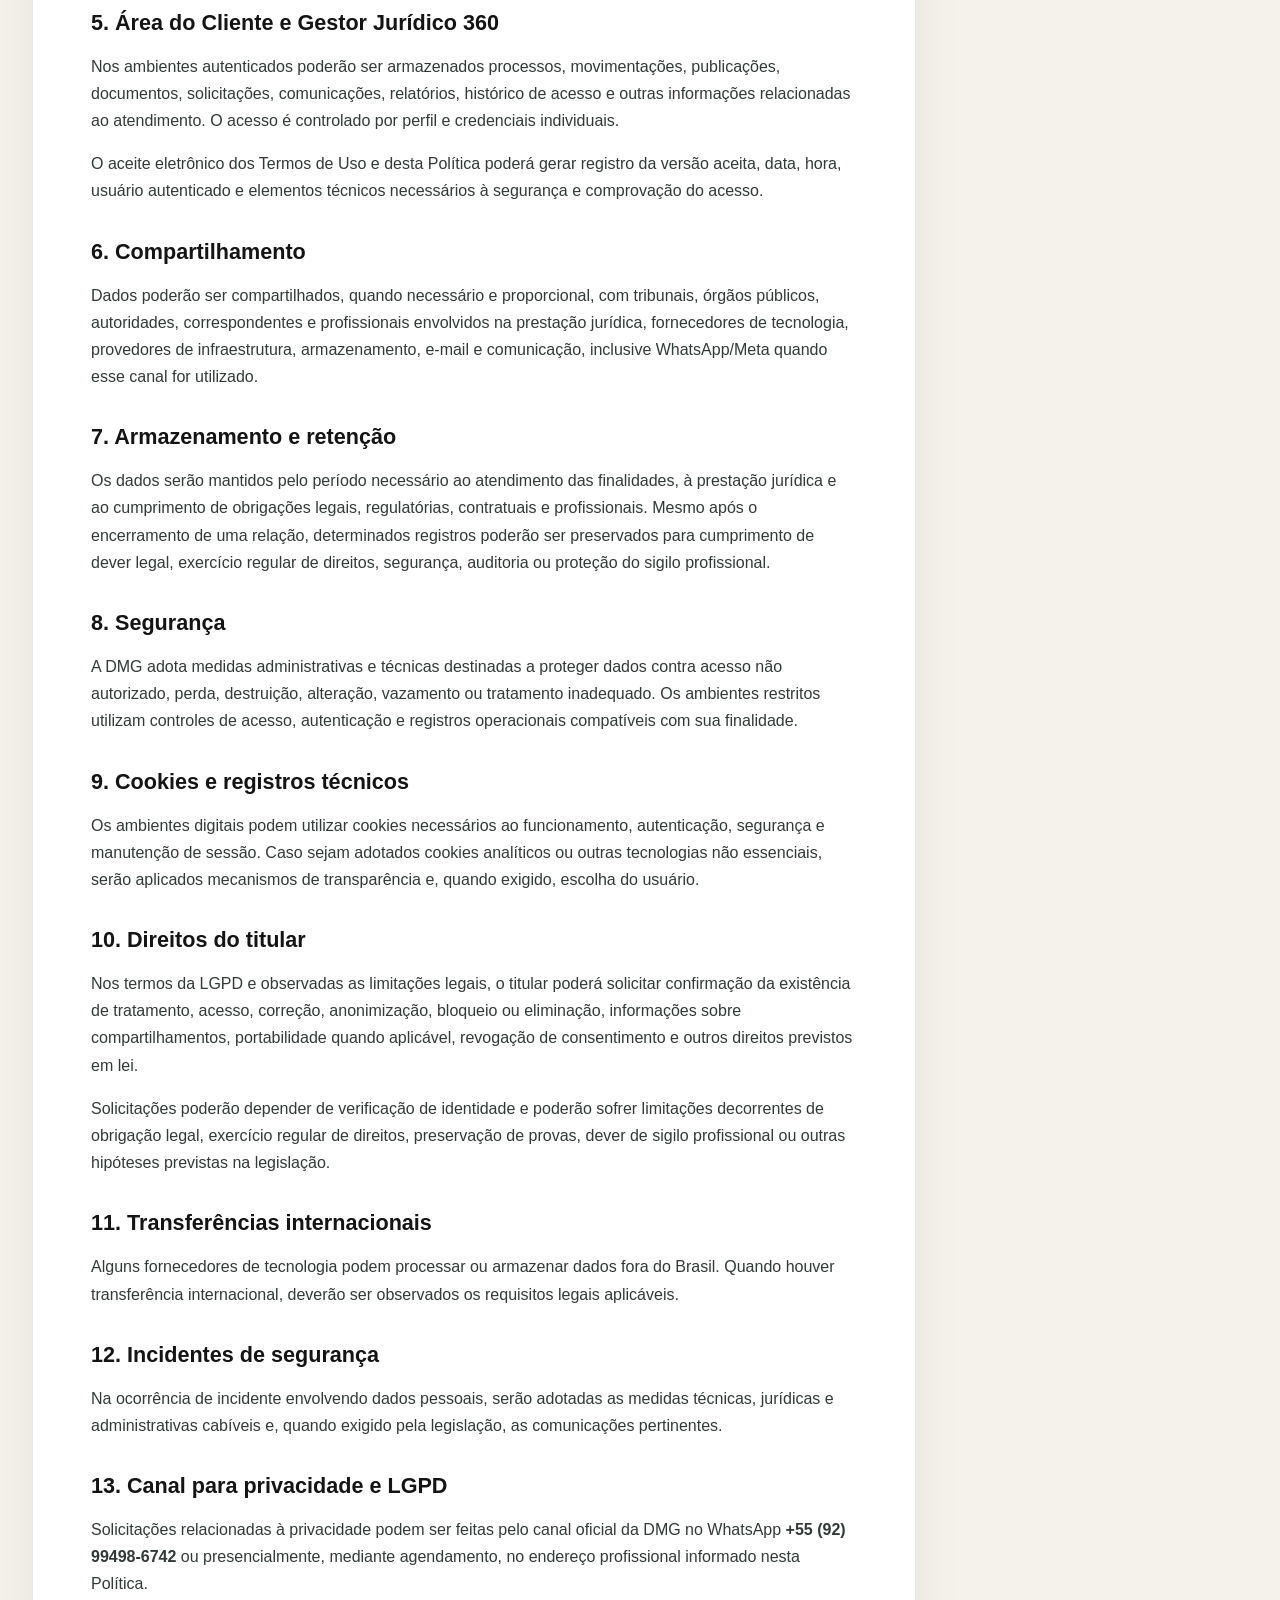
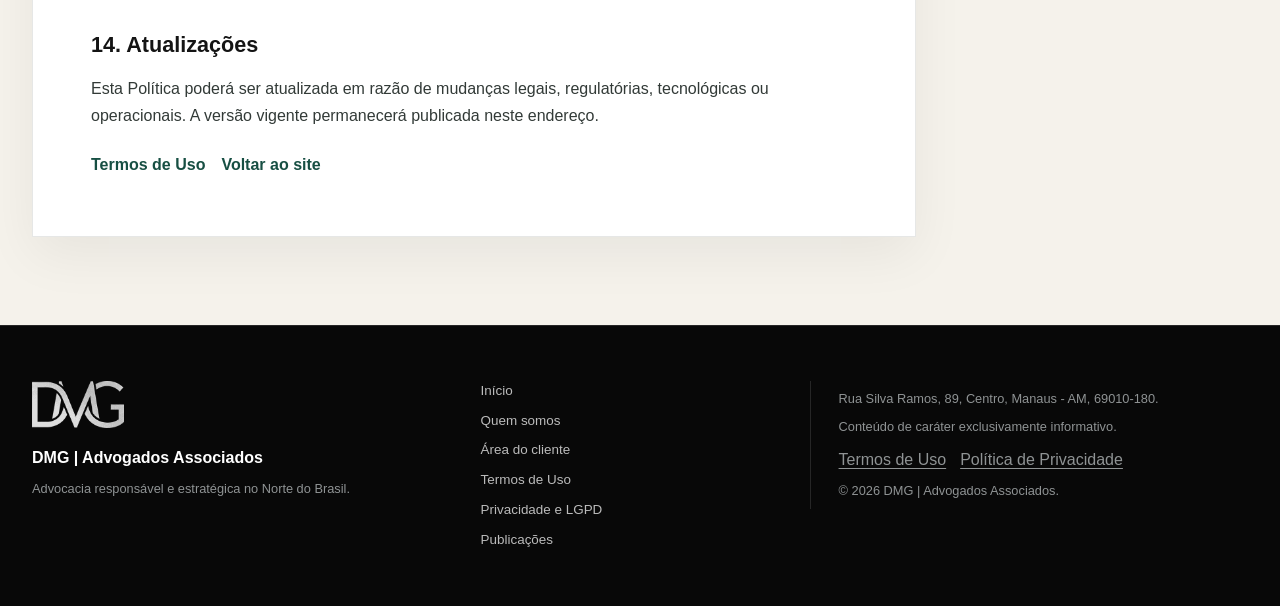
<file: privacidade/index.html>
<!doctype html>
<html lang="pt-BR">
<head>
  <meta charset="utf-8">
  <meta name="viewport" content="width=device-width,initial-scale=1">
  <meta name="theme-color" content="#0b0b0a">
  <meta name="description" content="Política de Privacidade e Proteção de Dados da DMG | Advogados Associados.">
  <meta name="robots" content="index,follow">
  <link rel="canonical" href="https://dmgjuridico.com.br/privacidade/">
  <link rel="icon" href="/favicon.png" type="image/png" sizes="192x192">
  <link rel="stylesheet" href="../assets/css/style.css?v=20260919-cache1">
  <title>Privacidade e LGPD | DMG | Advogados Associados</title>
  <style>
    .legal-hero{padding:150px 0 54px;background:#0d0f10;color:#fff}.legal-hero .eyebrow{color:#d4ad5c}.legal-hero h1{max-width:980px;margin:8px 0 16px;font-family:Georgia,"Times New Roman",serif;font-size:clamp(2.35rem,5vw,4.6rem);font-weight:400;line-height:1.03}.legal-hero p{max-width:800px;color:#c9cdcb;line-height:1.7}.legal-main{background:#f5f2eb;padding:54px 0 88px}.legal-layout{display:grid;grid-template-columns:minmax(0,1fr) 280px;gap:52px;align-items:start}.legal-card{background:#fff;border:1px solid rgba(10,20,18,.1);padding:clamp(28px,5vw,58px);box-shadow:0 18px 50px rgba(15,24,21,.06)}.legal-card h2{margin:34px 0 10px;font-size:1.35rem}.legal-card h2:first-child{margin-top:0}.legal-card p,.legal-card li{color:#323a37;line-height:1.75}.legal-card ul{padding-left:20px}.legal-meta{position:sticky;top:110px;border-top:2px solid #d4ad5c;padding-top:20px;color:#303735}.legal-meta strong{display:block;margin-bottom:8px}.legal-meta p{font-size:.92rem;line-height:1.55;margin:0 0 14px}.legal-meta a{color:#174f43;font-weight:700}.legal-links{display:flex;gap:16px;flex-wrap:wrap;margin-top:24px}.legal-links a{color:#174f43;font-weight:800}.legal-footer-links{display:flex;gap:14px;flex-wrap:wrap;margin-top:10px}.legal-footer-links a{color:inherit;text-decoration:underline;text-underline-offset:3px}@media(max-width:860px){.legal-hero{padding-top:118px}.legal-layout{grid-template-columns:1fr}.legal-meta{position:static}}
  </style>
  <link rel="stylesheet" href="/assets/css/motion.css?v=20260919-cache1">
  <script src="/assets/js/carousels.js?v=20260919-cache1" defer></script>
  <link rel="stylesheet" href="/assets/css/alignment.css?v=20260919-cache1">
</head>
<body class="dmg-aligned">
  <a class="skip-link" href="#conteudo">Ir para o conteúdo</a>
  <header class="site-header"><div class="container nav-wrap"><a class="brand" href="../" aria-label="DMG Advogados Associados - início"><img src="../assets/images/dmg-monogram-black-transparent.png" alt="DMG" width="140" height="72"><span class="brand-copy">Advogados<span>Associados</span></span></a><nav class="main-nav" id="menu-principal" aria-label="Navegação principal"><a href="../">Início</a><a href="../quem-somos/">Quem somos</a><a href="../#atuacao">Áreas de atuação</a><a href="../publicacoes/">Publicações</a><a href="../#contato">Contato</a><a href="../area-do-cliente/" target="_blank" rel="noopener">Área do cliente</a></nav><div class="header-actions"><button class="menu-toggle" type="button" aria-expanded="false" aria-controls="menu-principal" aria-label="Abrir menu"><svg viewBox="0 0 24 24" fill="none" stroke="currentColor" stroke-width="1.8" aria-hidden="true"><path d="M4 7h16M4 12h16M4 17h16"/></svg></button></div></div></header>
  <main id="conteudo">
    <section class="legal-hero"><div class="container"><p class="eyebrow">Privacidade e proteção de dados</p><h1>Política de Privacidade e LGPD</h1><p>Como a DMG trata dados pessoais em seu site, canais de contato, Área do Cliente e Gestor Jurídico 360.</p></div></section>
    <section class="legal-main"><div class="container legal-layout">
      <article class="legal-card">
        <h2>1. Quem é o responsável pelo tratamento</h2>
        <p>Enquanto não houver inscrição própria da sociedade em CNPJ, estes ambientes digitais são mantidos sob a responsabilidade profissional conjunta dos advogados <strong>Lucas Macedo Miranda Diogenes, OAB/AM 20.295; Euclésia Gonçalves da Silva, OAB/AM 20.946; e Reynaldo Miranda de Castro, OAB/AM 20.836</strong>, com endereço profissional na Rua Silva Ramos, 89, Centro, Manaus - AM, CEP 69010-180.</p>

        <h2>2. Dados que podem ser tratados</h2>
        <p>Conforme a forma de relacionamento com a DMG, poderão ser tratados nome, CPF e outros documentos de identificação, telefone, e-mail, endereço, profissão, dados de processos, documentos fornecidos pelo titular, informações financeiras necessárias à relação contratual, comunicações, registros de acesso, endereço IP, dados técnicos de dispositivo e navegador e outras informações necessárias à prestação de serviços jurídicos.</p>
        <p>Em determinadas demandas, a atividade advocatícia poderá envolver dados pessoais sensíveis, dados de crianças ou adolescentes, informações financeiras, de saúde ou outros dados protegidos, sempre de acordo com as hipóteses legais aplicáveis e com o dever de sigilo profissional.</p>

        <h2>3. Finalidades</h2>
        <ul><li>responder solicitações e organizar o atendimento inicial;</li><li>avaliar potenciais demandas e conflitos de interesse;</li><li>prestar serviços advocatícios e cumprir contratos;</li><li>gerenciar processos, publicações, documentos, prazos, tarefas e comunicações;</li><li>disponibilizar a Área do Cliente e autenticar usuários;</li><li>emitir relatórios e atender solicitações de clientes;</li><li>cumprir obrigações legais, regulatórias e profissionais;</li><li>exercer direitos em processos judiciais, administrativos ou arbitrais;</li><li>prevenir fraudes, incidentes e acessos indevidos;</li><li>manter e melhorar a segurança e o funcionamento dos ambientes digitais.</li></ul>

        <h2>4. Bases legais</h2>
        <p>O tratamento poderá se apoiar, conforme o caso, em cumprimento de obrigação legal ou regulatória, execução de contrato ou procedimentos preliminares, exercício regular de direitos, legítimo interesse quando aplicável, proteção do crédito, consentimento quando efetivamente necessário e demais hipóteses previstas na LGPD.</p>

        <h2>5. Área do Cliente e Gestor Jurídico 360</h2>
        <p>Nos ambientes autenticados poderão ser armazenados processos, movimentações, publicações, documentos, solicitações, comunicações, relatórios, histórico de acesso e outras informações relacionadas ao atendimento. O acesso é controlado por perfil e credenciais individuais.</p>
        <p>O aceite eletrônico dos Termos de Uso e desta Política poderá gerar registro da versão aceita, data, hora, usuário autenticado e elementos técnicos necessários à segurança e comprovação do acesso.</p>

        <h2>6. Compartilhamento</h2>
        <p>Dados poderão ser compartilhados, quando necessário e proporcional, com tribunais, órgãos públicos, autoridades, correspondentes e profissionais envolvidos na prestação jurídica, fornecedores de tecnologia, provedores de infraestrutura, armazenamento, e-mail e comunicação, inclusive WhatsApp/Meta quando esse canal for utilizado.</p>

        <h2>7. Armazenamento e retenção</h2>
        <p>Os dados serão mantidos pelo período necessário ao atendimento das finalidades, à prestação jurídica e ao cumprimento de obrigações legais, regulatórias, contratuais e profissionais. Mesmo após o encerramento de uma relação, determinados registros poderão ser preservados para cumprimento de dever legal, exercício regular de direitos, segurança, auditoria ou proteção do sigilo profissional.</p>

        <h2>8. Segurança</h2>
        <p>A DMG adota medidas administrativas e técnicas destinadas a proteger dados contra acesso não autorizado, perda, destruição, alteração, vazamento ou tratamento inadequado. Os ambientes restritos utilizam controles de acesso, autenticação e registros operacionais compatíveis com sua finalidade.</p>

        <h2>9. Cookies e registros técnicos</h2>
        <p>Os ambientes digitais podem utilizar cookies necessários ao funcionamento, autenticação, segurança e manutenção de sessão. Caso sejam adotados cookies analíticos ou outras tecnologias não essenciais, serão aplicados mecanismos de transparência e, quando exigido, escolha do usuário.</p>

        <h2>10. Direitos do titular</h2>
        <p>Nos termos da LGPD e observadas as limitações legais, o titular poderá solicitar confirmação da existência de tratamento, acesso, correção, anonimização, bloqueio ou eliminação, informações sobre compartilhamentos, portabilidade quando aplicável, revogação de consentimento e outros direitos previstos em lei.</p>
        <p>Solicitações poderão depender de verificação de identidade e poderão sofrer limitações decorrentes de obrigação legal, exercício regular de direitos, preservação de provas, dever de sigilo profissional ou outras hipóteses previstas na legislação.</p>

        <h2>11. Transferências internacionais</h2>
        <p>Alguns fornecedores de tecnologia podem processar ou armazenar dados fora do Brasil. Quando houver transferência internacional, deverão ser observados os requisitos legais aplicáveis.</p>

        <h2>12. Incidentes de segurança</h2>
        <p>Na ocorrência de incidente envolvendo dados pessoais, serão adotadas as medidas técnicas, jurídicas e administrativas cabíveis e, quando exigido pela legislação, as comunicações pertinentes.</p>

        <h2>13. Canal para privacidade e LGPD</h2>
        <p>Solicitações relacionadas à privacidade podem ser feitas pelo canal oficial da DMG no WhatsApp <strong>+55 (92) 99498-6742</strong> ou presencialmente, mediante agendamento, no endereço profissional informado nesta Política.</p>

        <h2>14. Atualizações</h2>
        <p>Esta Política poderá ser atualizada em razão de mudanças legais, regulatórias, tecnológicas ou operacionais. A versão vigente permanecerá publicada neste endereço.</p>
        <div class="legal-links"><a href="../termos-de-uso/">Termos de Uso</a><a href="../">Voltar ao site</a></div>
      </article>
      <aside class="legal-meta" aria-label="Dados da política"><strong>Versão vigente</strong><p>09 de setembro de 2026</p><strong>Responsáveis profissionais</strong><p>Lucas Macedo Miranda Diogenes<br>OAB/AM 20.295<br><br>Euclésia Gonçalves da Silva<br>OAB/AM 20.946<br><br>Reynaldo Miranda de Castro<br>OAB/AM 20.836</p><strong>Endereço profissional</strong><p>Rua Silva Ramos, 89, Centro<br>Manaus - AM<br>CEP 69010-180</p><strong>Canal LGPD</strong><p>WhatsApp<br>+55 (92) 99498-6742</p></aside>
    </section>
  </main>
  <footer class="site-footer"><div class="container footer-grid"><div><img class="footer-logo" src="../assets/images/dmg-monogram-black-transparent.png" alt="DMG"><strong>DMG | Advogados Associados</strong><p>Advocacia responsável e estratégica no Norte do Brasil.</p></div><nav class="footer-nav" aria-label="Navegação do rodapé"><a href="../">Início</a><a href="../quem-somos/">Quem somos</a><a href="../area-do-cliente/">Área do cliente</a><a href="../termos-de-uso/">Termos de Uso</a><a href="./" aria-current="page">Privacidade e LGPD</a></nav><div class="footer-legal"><p>Rua Silva Ramos, 89, Centro, Manaus - AM, 69010-180.</p><p>Conteúdo de caráter exclusivamente informativo.</p><div class="legal-footer-links"><a href="../termos-de-uso/">Termos de Uso</a><a href="./">Política de Privacidade</a></div><p>© <span id="ano"></span> DMG | Advogados Associados.</p></div></div></footer>
  <script src="../assets/js/site.js?v=20260919-cache1" defer></script>
</body>
</html>
</file>
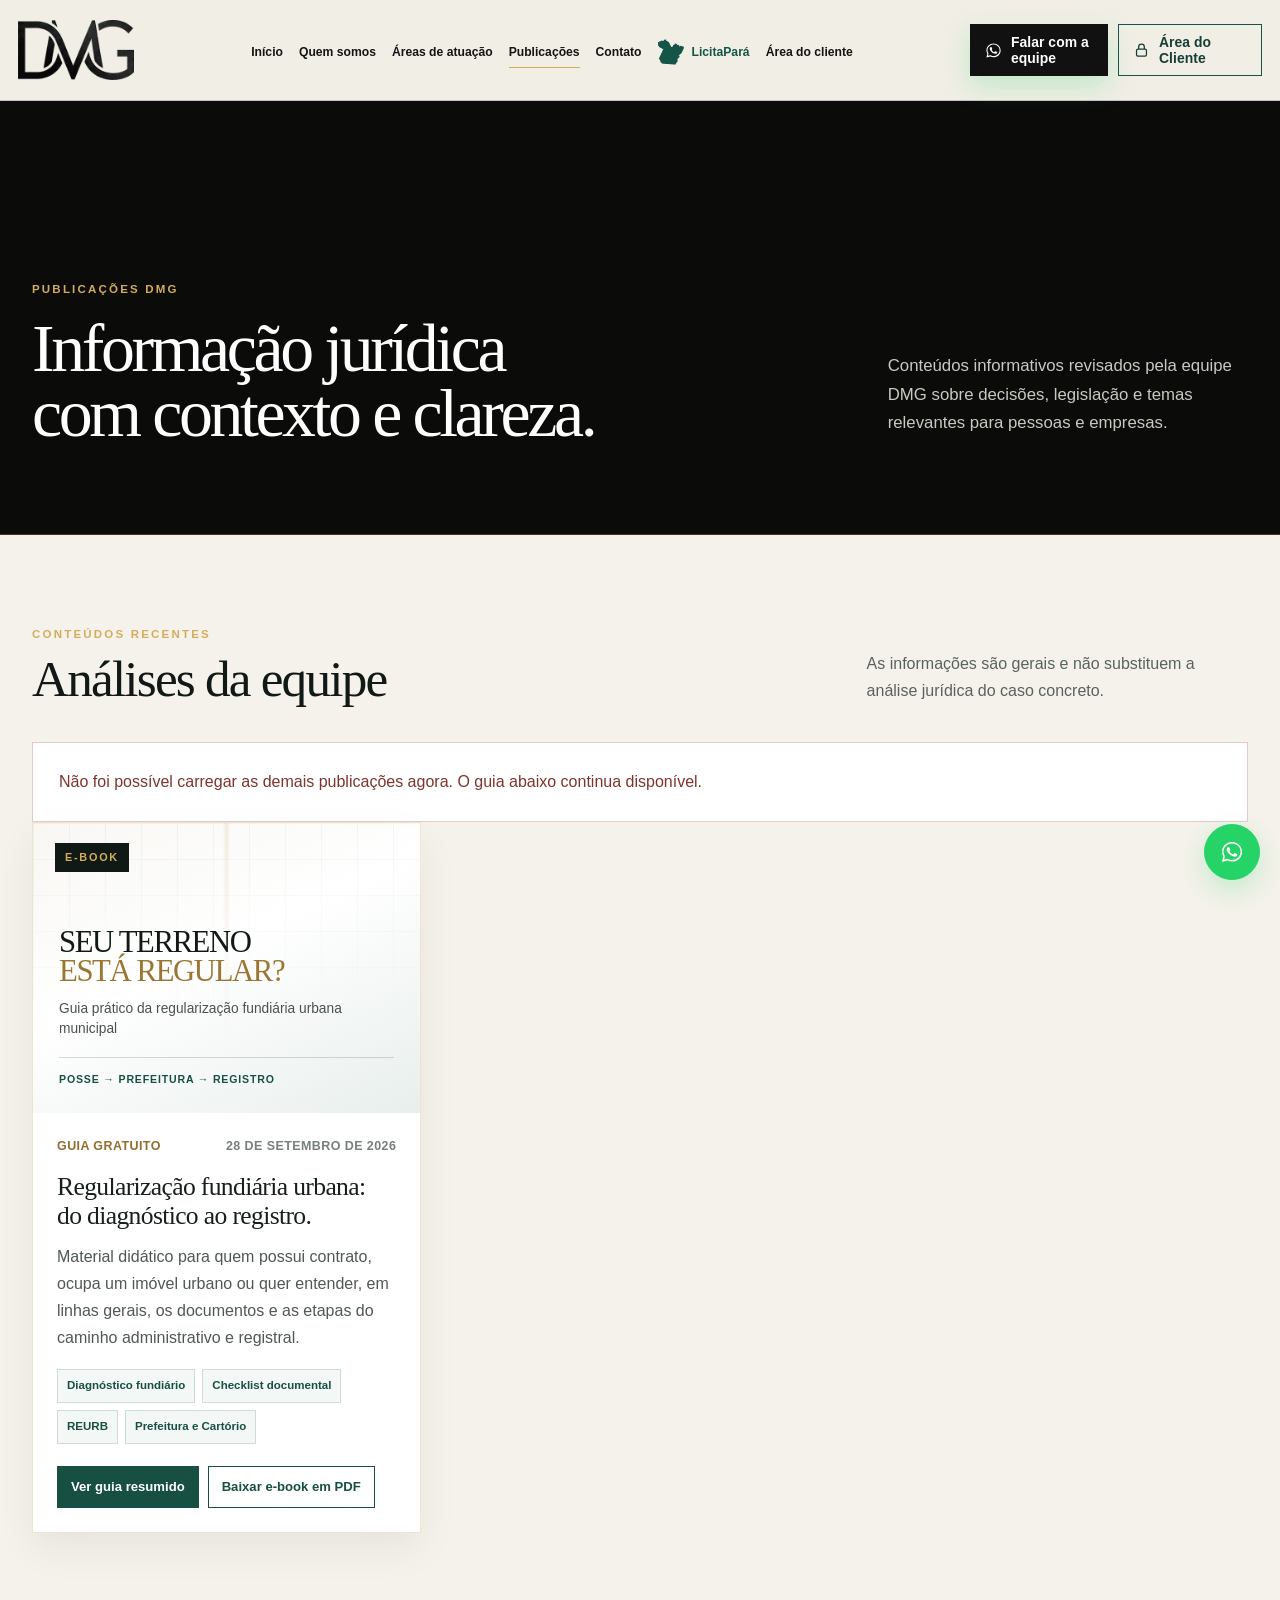
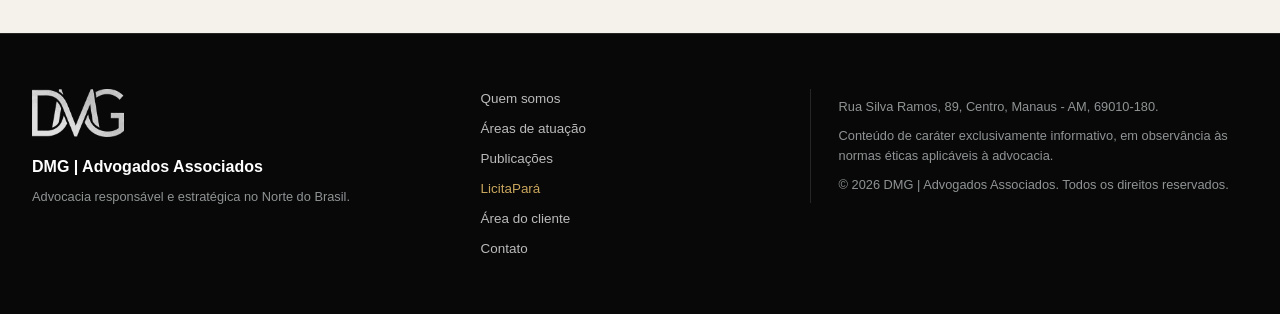
<file: publicacoes/index.html>
<!doctype html>
<html lang="pt-BR">
<head>
  <meta charset="utf-8">
  <meta name="viewport" content="width=device-width,initial-scale=1">
  <meta name="theme-color" content="#0b0b0a">
  <meta name="description" content="Publicações da DMG | Advogados Associados: análises informativas sobre decisões, leis e temas relevantes do Direito.">
  <link rel="canonical" href="https://dmgjuridico.com.br/publicacoes/">
  <link rel="icon" href="/favicon.png" type="image/png" sizes="192x192">
  <link rel="apple-touch-icon" href="../assets/images/apple-touch-icon.png?v=20260906-logo-texto-v3">
  <meta property="og:type" content="website">
  <meta property="og:locale" content="pt_BR">
  <meta property="og:title" content="Publicações | DMG Advogados Associados">
  <meta property="og:description" content="Advocacia Estratégica no Norte do Brasil.">
  <meta property="og:url" content="https://dmgjuridico.com.br/publicacoes/">
  <meta property="og:image" content="https://dmgjuridico.com.br/assets/images/dmg-social-logo-texto-2026-09.png">
  <meta property="og:image:type" content="image/png">
  <meta property="og:image:width" content="1200">
  <meta property="og:image:height" content="630">
  <meta property="og:image:alt" content="DMG Advogados Associados — Advocacia Estratégica no Norte do Brasil">
  <meta name="twitter:card" content="summary_large_image">
  <meta name="twitter:image" content="https://dmgjuridico.com.br/assets/images/dmg-social-logo-texto-2026-09.png">
  <link rel="stylesheet" href="../assets/css/style.css?v=20260919-cache1">
  <link rel="stylesheet" href="../assets/css/refinements.css?v=20260919-cache1">
  <link rel="stylesheet" href="../assets/css/publicacoes.css?v=20260928-reurb2">
  <title>Publicações | DMG Advogados Associados</title>
  <script src="../assets/js/portal-link.js?v=20260919-cache1" defer></script>
  <script src="../assets/js/publicacoes.js?v=20260928-reurb2" defer></script>
  <link rel="stylesheet" href="/assets/css/motion.css?v=20260919-cache1">
  <script src="/assets/js/carousels.js?v=20260919-cache1" defer></script>
  <link rel="stylesheet" href="/assets/css/alignment.css?v=20260919-cache1">
</head>
<body class="dmg-aligned">
  <a class="skip-link" href="#conteudo">Ir para o conteúdo</a>
  <header class="site-header" id="topo"><div class="container nav-wrap"><a class="brand" href="../" aria-label="DMG Advogados Associados - início"><img src="../assets/images/dmg-monogram-black-transparent.png" alt="DMG" width="140" height="72"><span class="brand-copy">Advogados<span>Associados</span></span></a><nav class="main-nav" id="menu-principal" aria-label="Navegação principal"><a href="../">Início</a><a href="../quem-somos/">Quem somos</a><a href="../#atuacao">Áreas de atuação</a><a href="./" aria-current="page">Publicações</a><a href="../#contato">Contato</a><a class="external-nav" href="../licitapara/">LicitaPará</a><a href="../area-do-cliente/" target="_blank" rel="noopener">Área do cliente</a></nav><div class="header-actions"><button class="menu-toggle" type="button" aria-expanded="false" aria-controls="menu-principal" aria-label="Abrir menu"><svg viewBox="0 0 24 24" fill="none" stroke="currentColor" stroke-width="1.8" aria-hidden="true"><path d="M4 7h16M4 12h16M4 17h16"/></svg></button><a class="icon-action lock" href="../area-do-cliente/" target="_blank" rel="noopener" aria-label="Área do Cliente"><svg viewBox="0 0 24 24" fill="none" stroke="currentColor" stroke-width="1.8" aria-hidden="true"><rect x="5" y="10" width="14" height="10" rx="2"/><path d="M8 10V7a4 4 0 0 1 8 0v3"/></svg></a><a class="icon-action chat" href="https://wa.me/5592994986742" target="_blank" rel="noopener noreferrer" aria-label="Falar com a equipe pelo WhatsApp"><svg viewBox="0 0 24 24" fill="none" stroke="currentColor" stroke-width="1.8" aria-hidden="true"><path d="M20 11.6a8 8 0 0 1-11.8 7L4 20l1.4-4.1A8 8 0 1 1 20 11.6Z"/></svg></a></div></div></header>
  <main id="conteudo">
    <section class="publications-hero" aria-labelledby="publicacoes-title">
      <div class="container publications-hero-grid">
        <div>
          <p class="eyebrow">Publicações DMG</p>
          <h1 id="publicacoes-title">Informação jurídica com contexto e clareza.</h1>
        </div>
        <p>Conteúdos informativos revisados pela equipe DMG sobre decisões, legislação e temas relevantes para pessoas e empresas.</p>
      </div>
    </section>

    <section class="publications-content" aria-labelledby="publicacoes-lista-title">
      <div class="container">
        <div class="publications-section-head">
          <div><p class="eyebrow">Conteúdos recentes</p><h2 id="publicacoes-lista-title">Análises da equipe</h2></div>
          <p>As informações são gerais e não substituem a análise jurídica do caso concreto.</p>
        </div>
        <div class="publications-status" data-publications-status role="status">Carregando publicações revisadas…</div>
        <div class="publications-grid" data-publications-list>
          <article class="publication-card publication-card--guide" data-static-publication>
            <div class="publication-media publication-media--guide" aria-hidden="true">
              <div class="guide-card-cover">
                <span class="guide-card-label">E-BOOK</span>
                <strong class="guide-card-title">SEU TERRENO<br><em>ESTÁ REGULAR?</em></strong>
                <span class="guide-card-kicker">Guia prático da regularização fundiária urbana municipal</span>
                <span class="guide-card-flow">POSSE → PREFEITURA → REGISTRO</span>
              </div>
            </div>
            <div class="publication-card-body">
              <div class="publication-meta">
                <span>Guia gratuito</span>
                <time datetime="2026-09-28">28 de setembro de 2026</time>
              </div>
              <h2>Regularização fundiária urbana: do diagnóstico ao registro.</h2>
              <p class="publication-summary">Material didático para quem possui contrato, ocupa um imóvel urbano ou quer entender, em linhas gerais, os documentos e as etapas do caminho administrativo e registral.</p>
              <div class="publication-guide-tags" aria-label="Conteúdos do guia">
                <span>Diagnóstico fundiário</span>
                <span>Checklist documental</span>
                <span>REURB</span>
                <span>Prefeitura e Cartório</span>
              </div>
              <div class="publication-card-actions">
                <a class="publication-card-link" href="./regularizacao-fundiaria/">Ver guia resumido</a>
                <a class="publication-card-link publication-card-link--secondary" href="../assets/docs/ebook-regularizacao-fundiaria-urbana-municipal-dmg.pdf" download>Baixar e-book em PDF</a>
              </div>
            </div>
          </article>
        </div>
        <template id="publication-card-template">
          <article class="publication-card">
            <div class="publication-media" data-publication-media hidden><img loading="lazy" decoding="async" alt=""></div>
            <div class="publication-card-body">
              <div class="publication-meta"><span data-publication-category></span><time data-publication-date></time></div>
              <h2 data-publication-title></h2>
              <p class="publication-summary" data-publication-summary></p>
              <details class="publication-details">
                <summary>Ler análise</summary>
                <div class="publication-caption" data-publication-caption></div>
                <a class="publication-source" data-publication-source target="_blank" rel="noopener noreferrer" hidden>Consultar fonte utilizada <span aria-hidden="true">↗</span></a>
              </details>
            </div>
          </article>
        </template>
      </div>
    </section>
  </main>
  <footer class="site-footer"><div class="container footer-grid"><div><img class="footer-logo" src="../assets/images/dmg-monogram-black-transparent.png" alt="DMG"><strong>DMG | Advogados Associados</strong><p>Advocacia responsável e estratégica no Norte do Brasil.</p></div><nav class="footer-nav" aria-label="Navegação do rodapé"><a href="../quem-somos/">Quem somos</a><a href="../#atuacao">Áreas de atuação</a><a href="./">Publicações</a><a class="licita-footer" href="../licitapara/">LicitaPará</a><a href="../area-do-cliente/" target="_blank" rel="noopener">Área do cliente</a><a href="../#contato">Contato</a></nav><div class="footer-legal"><p>Rua Silva Ramos, 89, Centro, Manaus - AM, 69010-180.</p><p>Conteúdo de caráter exclusivamente informativo, em observância às normas éticas aplicáveis à advocacia.</p><p>© <span id="ano"></span> DMG | Advogados Associados. Todos os direitos reservados.</p></div></div></footer>
  <a class="whatsapp-float" href="https://wa.me/5592994986742" target="_blank" rel="noopener noreferrer" aria-label="Falar com a DMG pelo WhatsApp"><svg viewBox="0 0 24 24" fill="none" stroke="currentColor" stroke-width="1.8" aria-hidden="true"><path d="M20 11.6a8 8 0 0 1-11.8 7L4 20l1.4-4.1A8 8 0 1 1 20 11.6Z"/></svg></a><script src="../assets/js/site.js?v=20260919-cache1" defer></script>
</body>
</html>
</file>
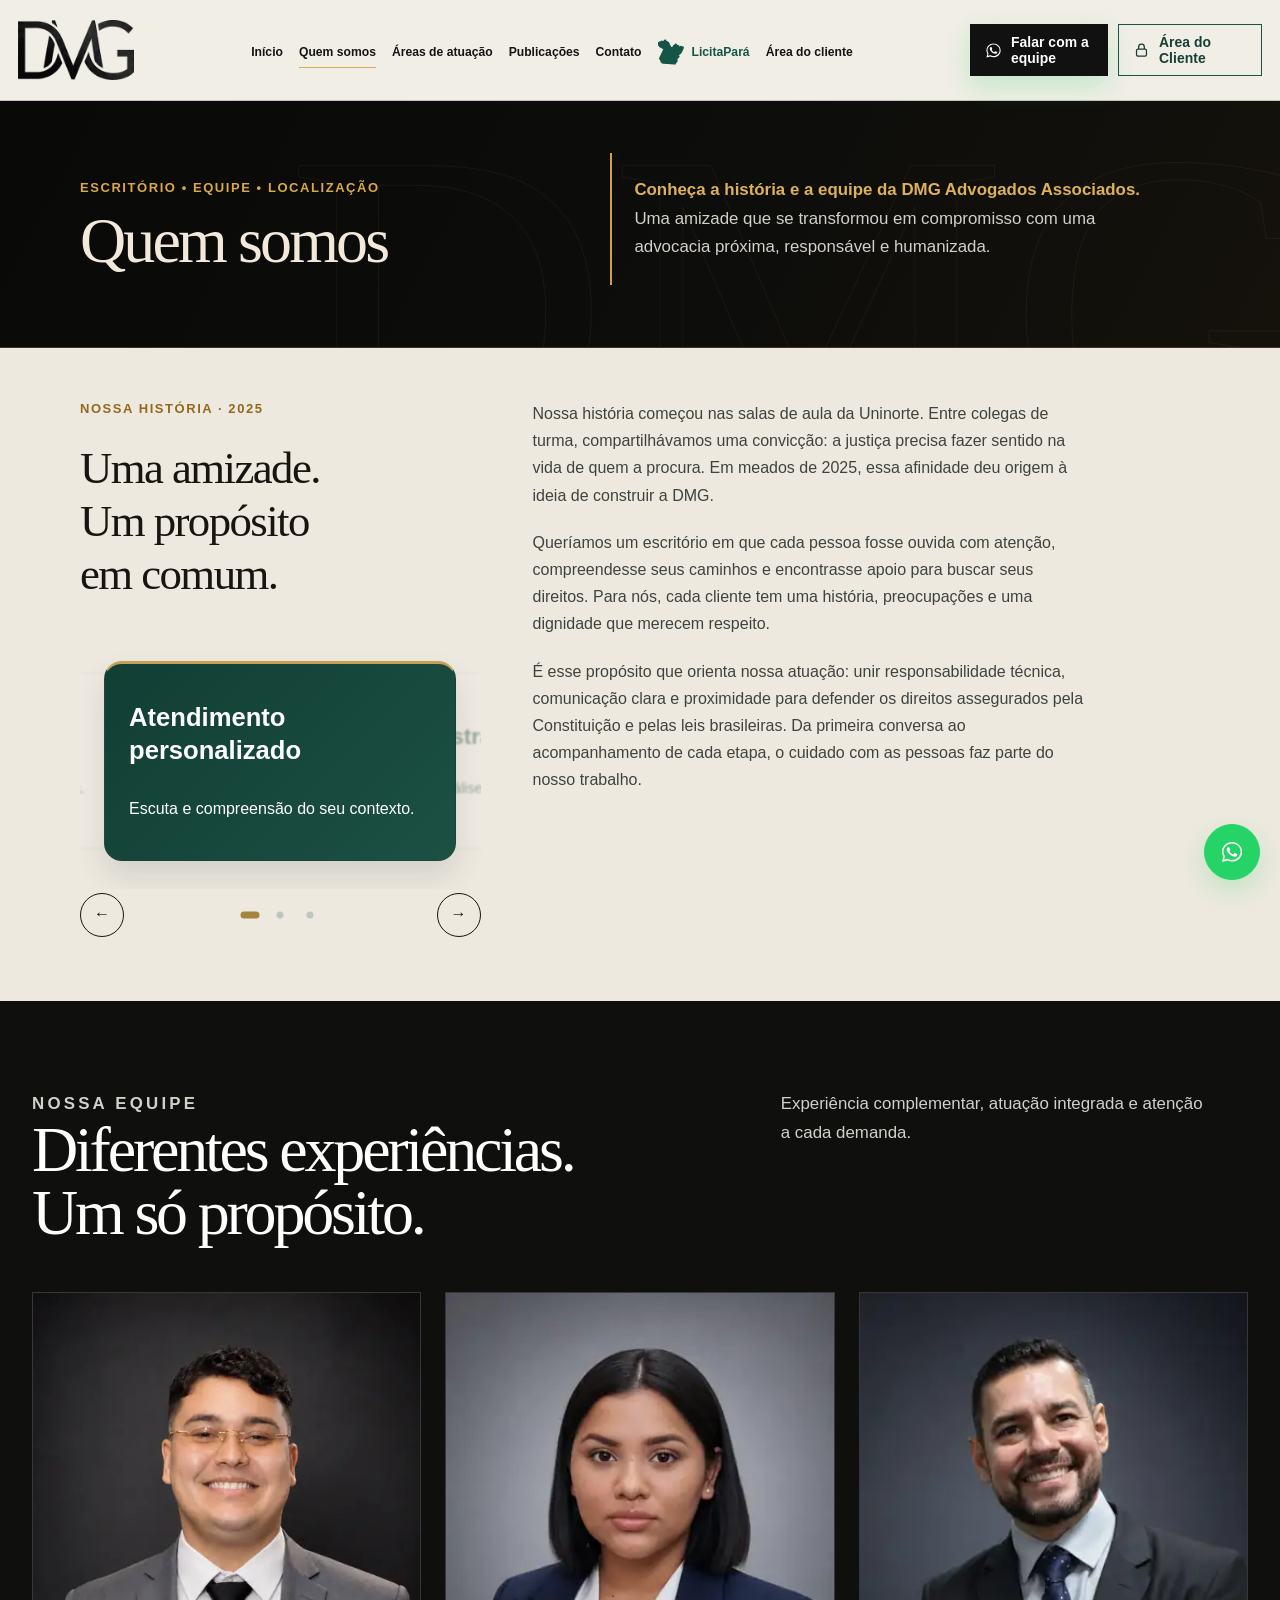
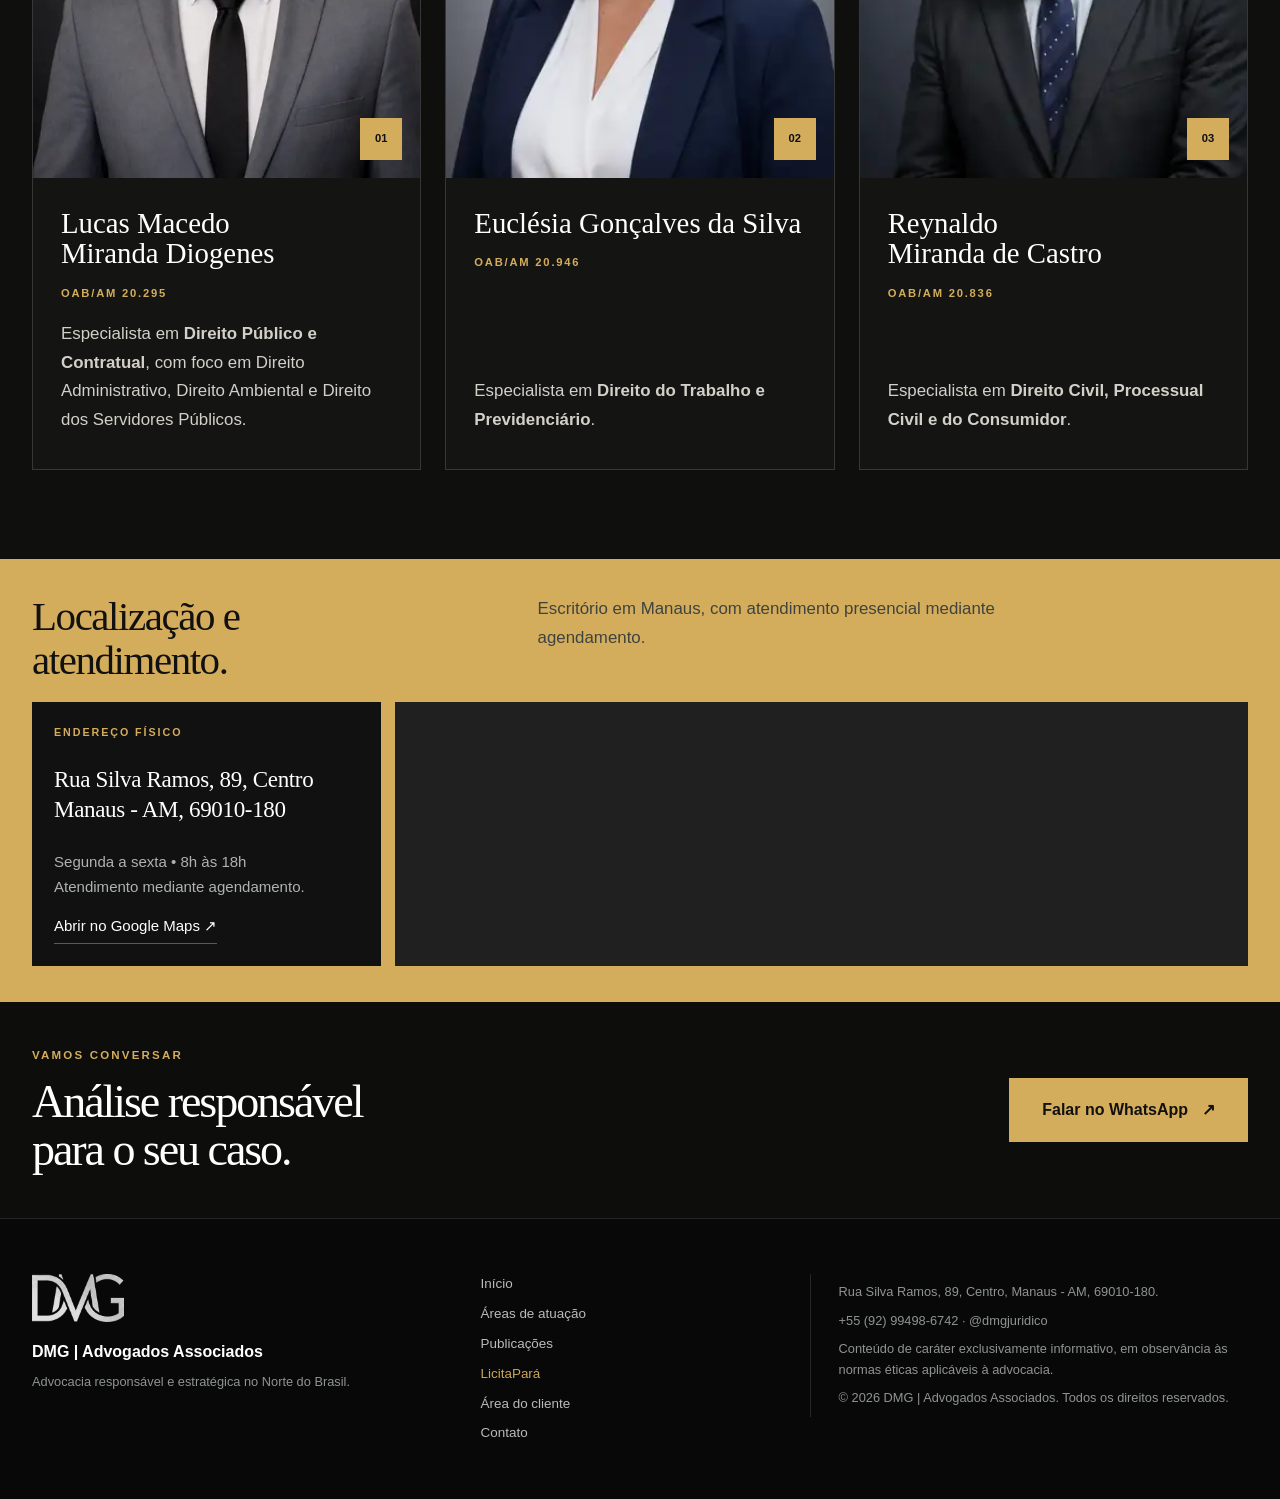
<file: quem-somos/index.html>
<!doctype html>
<html lang="pt-BR">
<head>
  <meta charset="utf-8">
  <meta name="viewport" content="width=device-width, initial-scale=1">
  <meta name="theme-color" content="#0b0b0a">
  <meta name="description" content="Conheça a história e a equipe da DMG Advogados Associados. Da amizade na Uninorte ao compromisso com uma advocacia próxima, responsável e humanizada.">
  <meta name="robots" content="index,follow,max-image-preview:large">
  <link rel="canonical" href="https://dmgjuridico.com.br/quem-somos/">
  <link rel="icon" href="/favicon.png" type="image/png" sizes="192x192">
  <link rel="apple-touch-icon" href="../assets/images/apple-touch-icon.png?v=20260906-logo-texto-v3">
  <meta property="og:type" content="website">
  <meta property="og:locale" content="pt_BR">
  <meta property="og:title" content="Nossa história e equipe | DMG Advogados Associados">
  <meta property="og:description" content="Conheça a história e a equipe da DMG Advogados Associados. Da amizade na Uninorte ao compromisso com uma advocacia próxima, responsável e humanizada.">
  <meta property="og:url" content="https://dmgjuridico.com.br/quem-somos/">
  <meta property="og:image" content="https://dmgjuridico.com.br/assets/images/dmg-social-logo-texto-2026-09.png">
  <meta property="og:image:type" content="image/png">
  <meta property="og:image:width" content="1200">
  <meta property="og:image:height" content="630">
  <meta property="og:image:alt" content="DMG Advogados Associados — Advocacia Estratégica no Norte do Brasil">
  <meta name="twitter:card" content="summary_large_image">
  <meta name="twitter:image" content="https://dmgjuridico.com.br/assets/images/dmg-social-logo-texto-2026-09.png">
  <link rel="stylesheet" href="../assets/css/style.css?v=20260919-cache1">
  <link rel="stylesheet" href="../assets/css/team-fix.css?v=20260919-cache1">
  <link rel="stylesheet" href="../assets/css/refinements.css?v=20260919-cache1">
  <link rel="stylesheet" href="../assets/css/quem-somos-compact.css?v=20260919-cache1">
  <title>Nossa história e equipe | DMG Advogados Associados</title>
  <script src="../assets/js/portal-link.js?v=20260919-cache1" defer></script>
  <link rel="stylesheet" href="/assets/css/motion.css?v=20260919-cache1">
  <script src="/assets/js/carousels.js?v=20260919-cache1" defer></script>
  <link rel="stylesheet" href="/assets/css/alignment.css?v=20260919-cache1">
  <meta property="og:site_name" content="DMG Advogados Associados">
  <meta name="twitter:title" content="Nossa história e equipe | DMG Advogados Associados">
  <meta name="twitter:description" content="Conheça a história e a equipe da DMG Advogados Associados. Da amizade na Uninorte ao compromisso com uma advocacia próxima, responsável e humanizada.">
  <script type="application/ld+json">{"@context": "https://schema.org", "@type": "AboutPage", "@id": "https://dmgjuridico.com.br/quem-somos/#pagina", "url": "https://dmgjuridico.com.br/quem-somos/", "name": "Nossa história e equipe | DMG Advogados Associados", "description": "Conheça a história e a equipe da DMG Advogados Associados. Da amizade na Uninorte ao compromisso com uma advocacia próxima, responsável e humanizada.", "inLanguage": "pt-BR", "isPartOf": {"@id": "https://dmgjuridico.com.br/#website"}, "about": {"@id": "https://dmgjuridico.com.br/#escritorio"}}</script>
</head>
<body class="dmg-aligned">
  <a class="skip-link" href="#conteudo">Ir para o conteúdo</a>

  <header class="site-header" id="topo">
    <div class="container nav-wrap">
      <a class="brand" href="../" aria-label="DMG Advogados Associados - início">
        <img src="../assets/images/dmg-monogram-black-transparent.png" alt="DMG" width="140" height="72">
        <span class="brand-copy">Advogados<span>Associados</span></span>
      </a>

      <nav class="main-nav" id="menu-principal" aria-label="Navegação principal">
        <a href="../">Início</a>
        <a href="./" aria-current="page">Quem somos</a>
        <a href="../#atuacao">Áreas de atuação</a>
        <a href="../publicacoes/">Publicações</a>
        <a href="../#contato">Contato</a>
        <a class="external-nav" href="../licitapara/">LicitaPará</a>
        <a href="../area-do-cliente/" target="_blank" rel="noopener">Área do cliente</a>
      </nav>

      <div class="header-actions">
        <button class="menu-toggle" type="button" aria-expanded="false" aria-controls="menu-principal" aria-label="Abrir menu">
          <svg viewBox="0 0 24 24" fill="none" stroke="currentColor" stroke-width="1.8" aria-hidden="true"><path d="M4 7h16M4 12h16M4 17h16"/></svg>
        </button>
        <a class="icon-action lock" href="../area-do-cliente/" target="_blank" rel="noopener" aria-label="Área do Cliente">
          <svg viewBox="0 0 24 24" fill="none" stroke="currentColor" stroke-width="1.8" aria-hidden="true"><rect x="5" y="10" width="14" height="10" rx="2"/><path d="M8 10V7a4 4 0 0 1 8 0v3"/></svg>
        </a>
        <a class="icon-action chat" href="https://wa.me/5592994986742" target="_blank" rel="noopener noreferrer" aria-label="Falar com a equipe pelo WhatsApp">
          <svg viewBox="0 0 24 24" fill="none" stroke="currentColor" stroke-width="1.8" aria-hidden="true"><path d="M20 11.6a8 8 0 0 1-11.8 7L4 20l1.4-4.1A8 8 0 1 1 20 11.6Z"/></svg>
        </a>
      </div>
    </div>
  </header>

  <main id="conteudo">
    <section class="page-hero" aria-labelledby="quem-title">
      <div class="container page-hero-grid">
        <div class="reveal reveal-left">
          <p class="eyebrow">Escritório • Equipe • Localização</p>
          <h1 id="quem-title">Quem somos</h1>
        </div>
        <p class="page-lead reveal reveal-right"><strong>Conheça a história e a equipe da DMG Advogados Associados.</strong> Uma amizade que se transformou em compromisso com uma advocacia próxima, responsável e humanizada.</p>
      </div>
    </section>

    <section class="office-section" aria-labelledby="escritorio-title">
      <div class="container office-grid">
        <div class="reveal reveal-left">
          <span class="office-kicker">Nossa história · 2025</span>
          <h2 id="escritorio-title">Uma amizade. Um propósito em comum.</h2>
          <div class="office-values" data-carousel="Princípios do escritório" data-interval="2500">
            <article class="office-value"><h3>Atendimento personalizado</h3><p>Escuta e compreensão do seu contexto.</p></article>
            <article class="office-value"><h3>Estratégia jurídica</h3><p>Análise técnica antes de cada decisão.</p></article>
            <article class="office-value"><h3>Acompanhamento</h3><p>Comunicação direta em cada etapa.</p></article>
          </div>
        </div>
        <div class="office-copy reveal reveal-right">
          <p>Nossa história começou nas salas de aula da Uninorte. Entre colegas de turma, compartilhávamos uma convicção: a justiça precisa fazer sentido na vida de quem a procura. Em meados de 2025, essa afinidade deu origem à ideia de construir a DMG.</p>
          <p>Queríamos um escritório em que cada pessoa fosse ouvida com atenção, compreendesse seus caminhos e encontrasse apoio para buscar seus direitos. Para nós, cada cliente tem uma história, preocupações e uma dignidade que merecem respeito.</p>
          <p>É esse propósito que orienta nossa atuação: unir responsabilidade técnica, comunicação clara e proximidade para defender os direitos assegurados pela Constituição e pelas leis brasileiras. Da primeira conversa ao acompanhamento de cada etapa, o cuidado com as pessoas faz parte do nosso trabalho.</p>

        </div>
      </div>
    </section>

    <section class="team-section" aria-labelledby="equipe-title">
      <div class="container">
        <div class="team-heading reveal">
          <div>
            <p class="eyebrow">Nossa equipe</p>
            <h2 id="equipe-title">Diferentes experiências. Um só propósito.</h2>
          </div>
          <p>Experiência complementar, atuação integrada e atenção a cada demanda.</p>
        </div>

        <div class="team-grid">
          <article class="team-card reveal">
            <div class="portrait-frame" data-nosnippet>
              <img src="../assets/images/lucas.svg" alt="Retrato profissional de Lucas Macedo Miranda Diogenes" width="480" height="600" loading="eager">
              <span class="member-number">01</span>
            </div>
            <div class="team-info">
              <h3>Lucas Macedo Miranda Diogenes</h3>
              <span class="oab">OAB/AM 20.295</span>
              <p>Especialista em <strong>Direito Público e Contratual</strong>, com foco em Direito Administrativo, Direito Ambiental e Direito dos Servidores Públicos.</p>
            </div>
          </article>

          <article class="team-card reveal">
            <div class="portrait-frame" data-nosnippet>
              <img src="../assets/images/euclesia.svg" alt="Retrato profissional de Euclésia Gonçalves da Silva" width="360" height="450" loading="lazy">
              <span class="member-number">02</span>
            </div>
            <div class="team-info">
              <h3>Euclésia Gonçalves da Silva</h3>
              <span class="oab">OAB/AM 20.946</span>
              <p>Especialista em <strong>Direito do Trabalho e Previdenciário</strong>.</p>
            </div>
          </article>

          <article class="team-card reveal">
            <div class="portrait-frame" data-nosnippet>
              <img src="../assets/images/reynaldo.svg" alt="Retrato profissional de Reynaldo Miranda de Castro" width="360" height="450" loading="lazy">
              <span class="member-number">03</span>
            </div>
            <div class="team-info">
              <h3>Reynaldo Miranda de Castro</h3>
              <span class="oab">OAB/AM 20.836</span>
              <p>Especialista em <strong>Direito Civil, Processual Civil e do Consumidor</strong>.</p>
            </div>
          </article>
        </div>
      </div>
    </section>

    <section class="location-section" aria-labelledby="localizacao-title">
      <div class="container">
        <div class="location-head reveal">
          <h2 id="localizacao-title">Localização e atendimento.</h2>
          <p>Escritório em Manaus, com atendimento presencial mediante agendamento.</p>
        </div>

        <div class="location-layout">
          <div class="location-card reveal reveal-left">
            <span class="label">Endereço físico</span>
            <address>Rua Silva Ramos, 89, Centro<br>Manaus - AM, 69010-180</address>
            <div>
              <p>Segunda a sexta • 8h às 18h<br>Atendimento mediante agendamento.</p>
              <a class="map-link" href="https://www.google.com/maps/search/?api=1&query=Rua%20Silva%20Ramos%2C%2089%2C%20Centro%2C%20Manaus%20-%20AM%2C%2069010-180" target="_blank" rel="noopener noreferrer">Abrir no Google Maps ↗</a>
            </div>
          </div>

          <div class="map-frame reveal reveal-right">
            <iframe title="Mapa da localização da DMG Advogados Associados" loading="lazy" referrerpolicy="no-referrer-when-downgrade" src="https://www.google.com/maps?q=Rua%20Silva%20Ramos%2C%2089%2C%20Centro%2C%20Manaus%20-%20AM%2C%2069010-180&output=embed"></iframe>
          </div>
        </div>
      </div>
    </section>

    <section class="cta-band">
      <div class="container cta-grid">
        <div class="reveal reveal-left">
          <p class="eyebrow">Vamos conversar</p>
          <h2>Análise responsável para o seu caso.</h2>
        </div>
        <a class="button button-accent reveal reveal-right" href="https://wa.me/5592994986742" target="_blank" rel="noopener noreferrer">Falar no WhatsApp <span aria-hidden="true">↗</span></a>
      </div>
    </section>
  </main>

  <footer class="site-footer">
    <div class="container footer-grid">
      <div>
        <img class="footer-logo" src="../assets/images/dmg-monogram-black-transparent.png" alt="DMG">
        <strong>DMG | Advogados Associados</strong>
        <p>Advocacia responsável e estratégica no Norte do Brasil.</p>
      </div>
      <nav class="footer-nav" aria-label="Navegação do rodapé">
        <a href="../">Início</a>
        <a href="../#atuacao">Áreas de atuação</a>
        <a href="../publicacoes/">Publicações</a>
        <a class="licita-footer" href="../licitapara/">LicitaPará</a>
        <a href="../area-do-cliente/" target="_blank" rel="noopener">Área do cliente</a>
        <a href="../#contato">Contato</a>
      </nav>
      <div class="footer-legal">
        <p>Rua Silva Ramos, 89, Centro, Manaus - AM, 69010-180.</p>
        <p>+55 (92) 99498-6742 · @dmgjuridico</p>
        <p>Conteúdo de caráter exclusivamente informativo, em observância às normas éticas aplicáveis à advocacia.</p>
        <p>© <span id="ano"></span> DMG | Advogados Associados. Todos os direitos reservados.</p>
      </div>
    </div>
  </footer>

  <a class="whatsapp-float" href="https://wa.me/5592994986742" target="_blank" rel="noopener noreferrer" aria-label="Falar com a DMG pelo WhatsApp">
    <svg viewBox="0 0 24 24" fill="none" stroke="currentColor" stroke-width="1.8" aria-hidden="true"><path d="M20 11.6a8 8 0 0 1-11.8 7L4 20l1.4-4.1A8 8 0 1 1 20 11.6Z"/></svg>
  </a>

  <script src="../assets/js/site.js?v=20260919-cache1" defer></script>
</body>
</html>
</file>
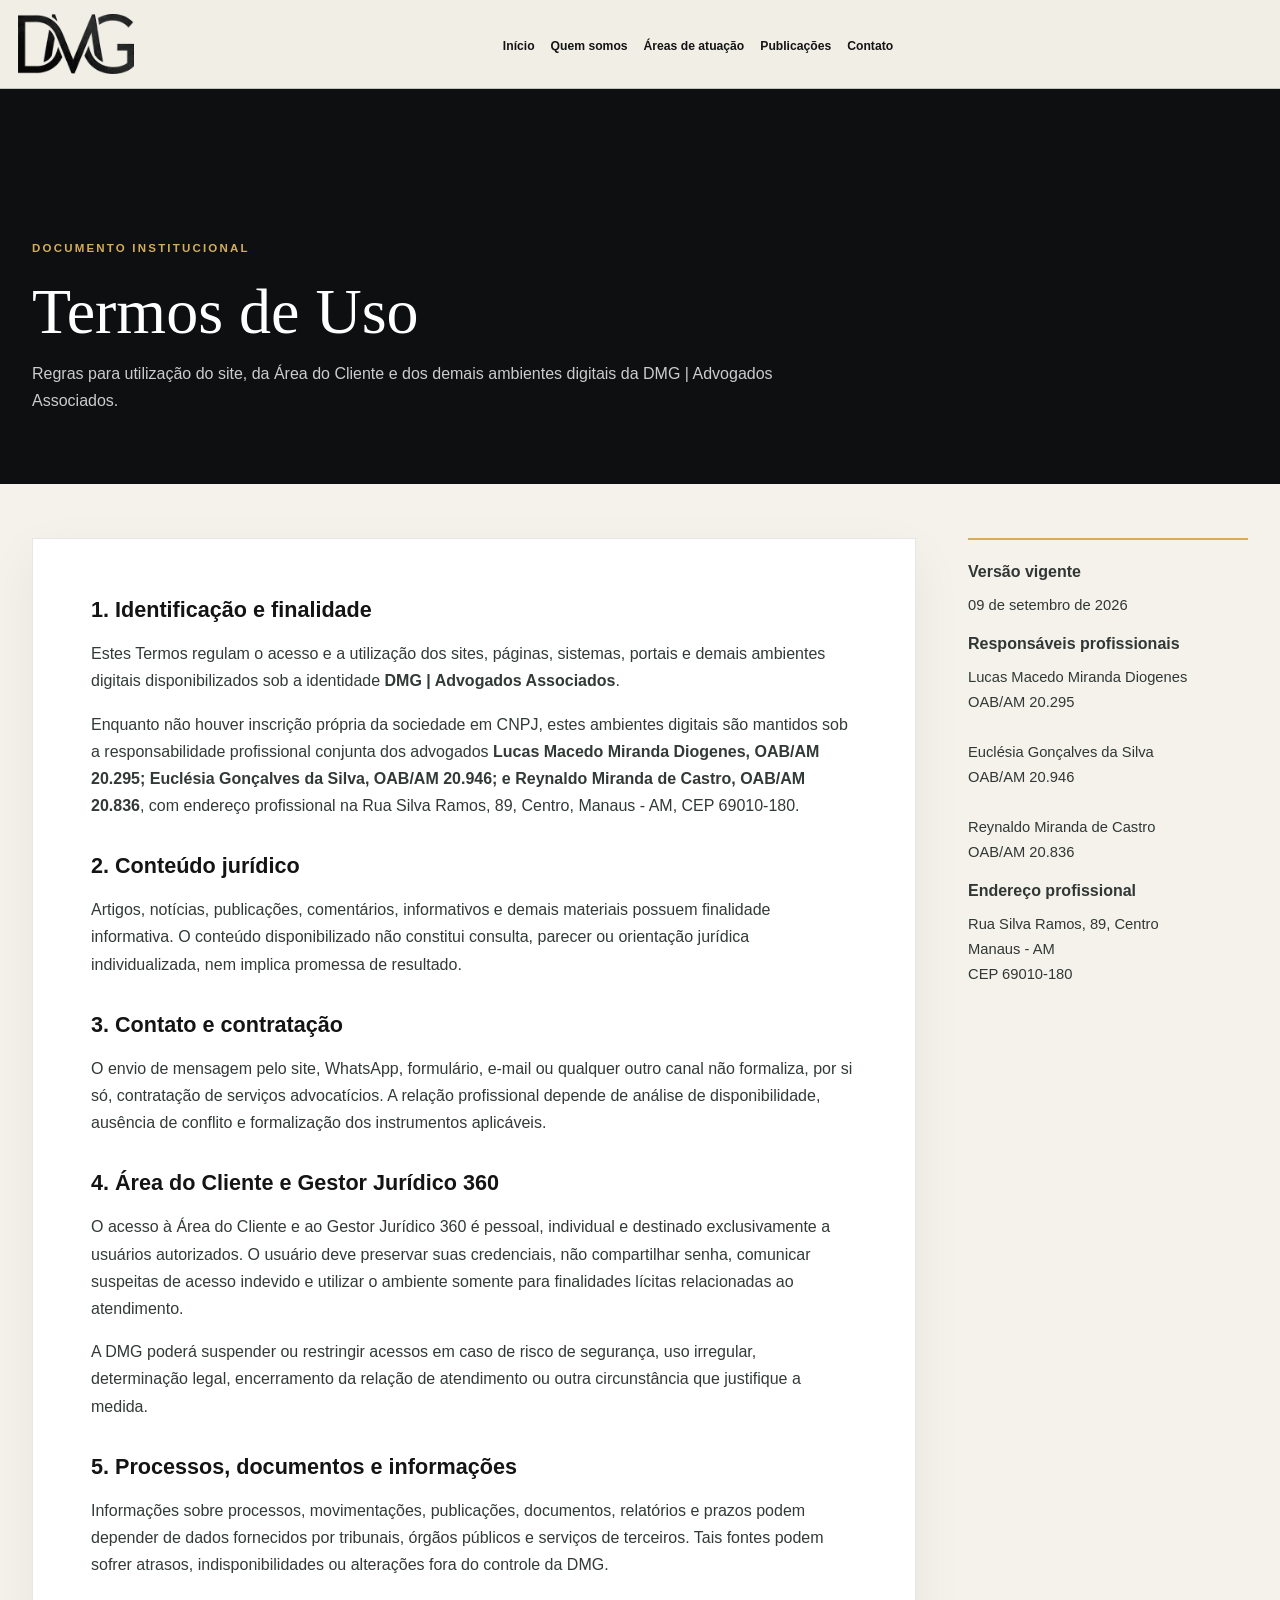
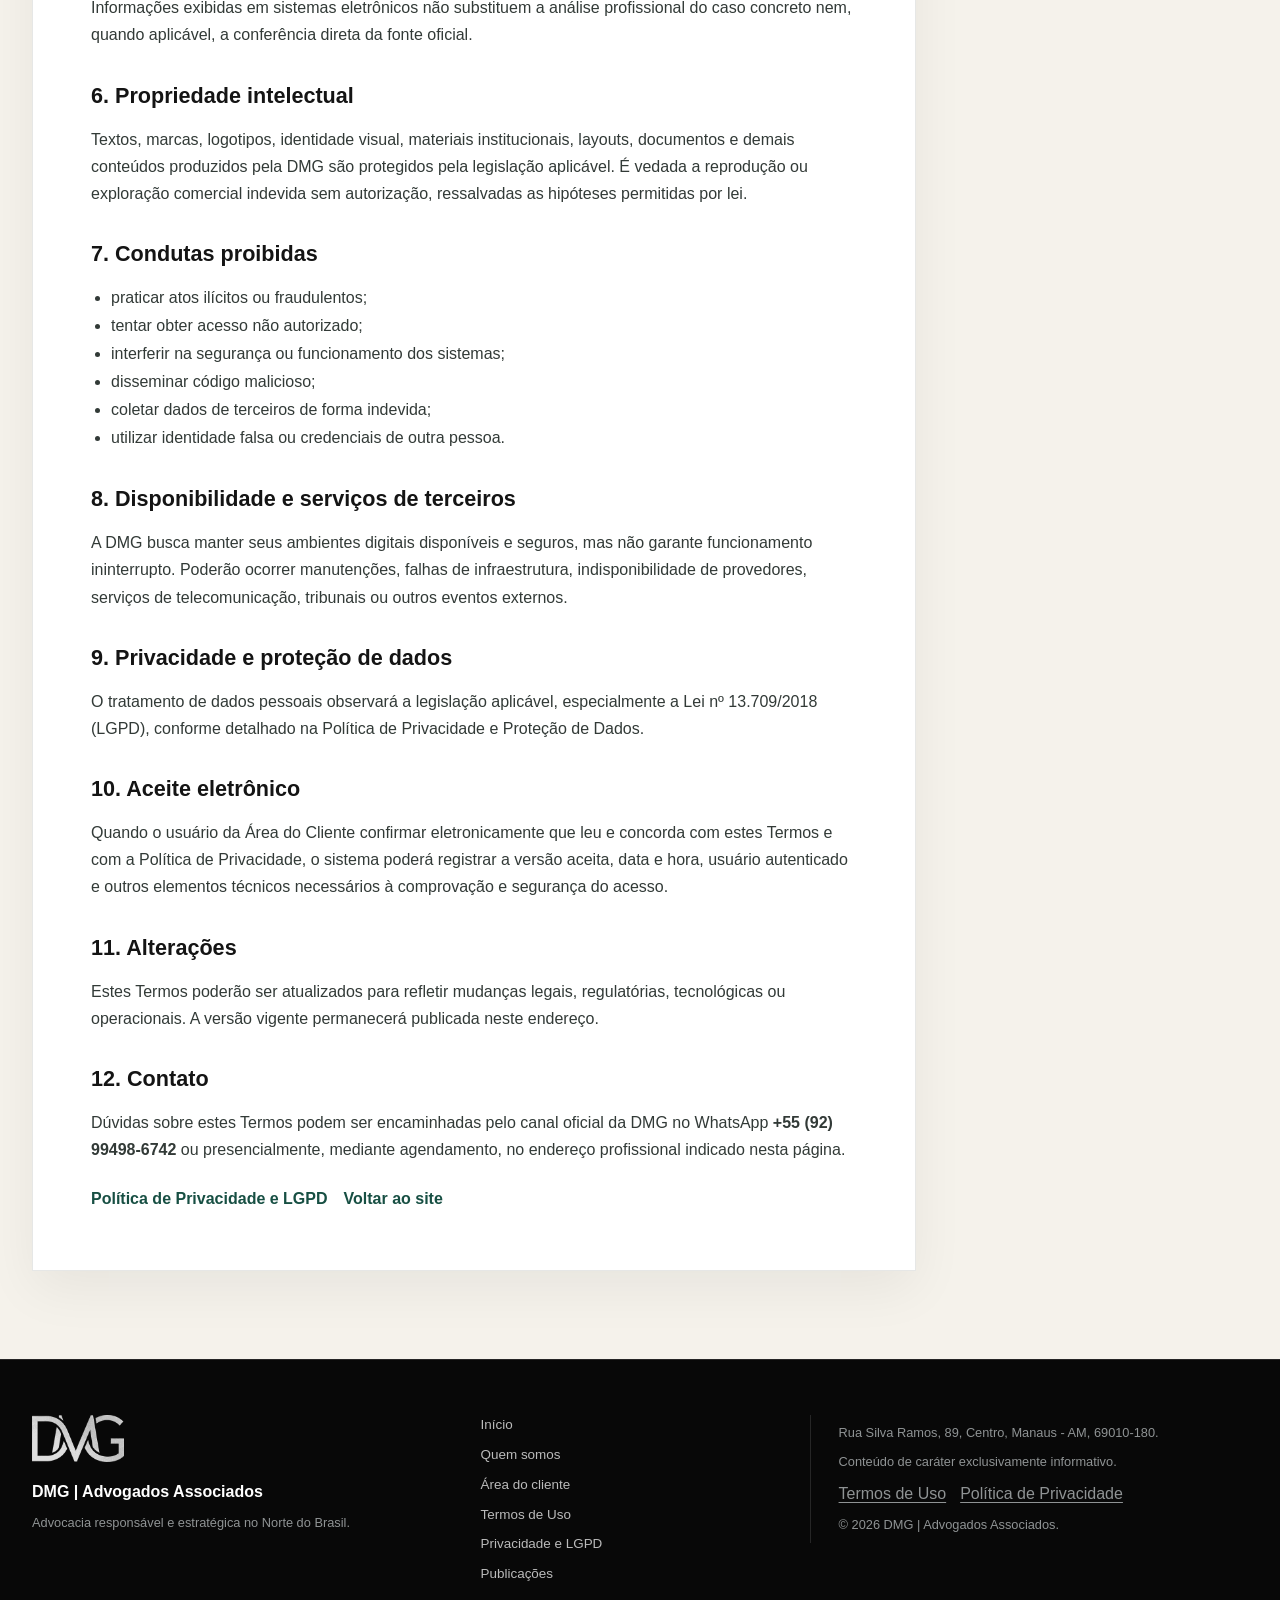
<file: termos-de-uso/index.html>
<!doctype html>
<html lang="pt-BR">
<head>
  <meta charset="utf-8">
  <meta name="viewport" content="width=device-width,initial-scale=1">
  <meta name="theme-color" content="#0b0b0a">
  <meta name="description" content="Termos de Uso dos ambientes digitais da DMG | Advogados Associados.">
  <meta name="robots" content="index,follow">
  <link rel="canonical" href="https://dmgjuridico.com.br/termos-de-uso/">
  <link rel="icon" href="/favicon.png" type="image/png" sizes="192x192">
  <link rel="stylesheet" href="../assets/css/style.css?v=20260919-cache1">
  <title>Termos de Uso | DMG | Advogados Associados</title>
  <style>
    .legal-hero{padding:150px 0 54px;background:#0d0f10;color:#fff}.legal-hero .eyebrow{color:#d4ad5c}.legal-hero h1{max-width:900px;margin:8px 0 16px;font-family:Georgia,"Times New Roman",serif;font-size:clamp(2.4rem,5vw,4.7rem);font-weight:400;line-height:1.02}.legal-hero p{max-width:780px;color:#c9cdcb;line-height:1.7}.legal-main{background:#f5f2eb;padding:54px 0 88px}.legal-layout{display:grid;grid-template-columns:minmax(0,1fr) 280px;gap:52px;align-items:start}.legal-card{background:#fff;border:1px solid rgba(10,20,18,.1);padding:clamp(28px,5vw,58px);box-shadow:0 18px 50px rgba(15,24,21,.06)}.legal-card h2{margin:34px 0 10px;font-size:1.35rem}.legal-card h2:first-child{margin-top:0}.legal-card p,.legal-card li{color:#323a37;line-height:1.75}.legal-card ul{padding-left:20px}.legal-meta{position:sticky;top:110px;border-top:2px solid #d4ad5c;padding-top:20px;color:#303735}.legal-meta strong{display:block;margin-bottom:8px}.legal-meta p{font-size:.92rem;line-height:1.55;margin:0 0 14px}.legal-meta a{color:#174f43;font-weight:700}.legal-links{display:flex;gap:16px;flex-wrap:wrap;margin-top:24px}.legal-links a{color:#174f43;font-weight:800}.legal-footer-links{display:flex;gap:14px;flex-wrap:wrap;margin-top:10px}.legal-footer-links a{color:inherit;text-decoration:underline;text-underline-offset:3px}.site-footer a:focus-visible{outline:2px solid #d4ad5c;outline-offset:3px}@media(max-width:860px){.legal-hero{padding-top:118px}.legal-layout{grid-template-columns:1fr}.legal-meta{position:static}}
  </style>
  <link rel="stylesheet" href="/assets/css/motion.css?v=20260919-cache1">
  <script src="/assets/js/carousels.js?v=20260919-cache1" defer></script>
  <link rel="stylesheet" href="/assets/css/alignment.css?v=20260919-cache1">
</head>
<body class="dmg-aligned">
  <a class="skip-link" href="#conteudo">Ir para o conteúdo</a>
  <header class="site-header"><div class="container nav-wrap"><a class="brand" href="../" aria-label="DMG Advogados Associados - início"><img src="../assets/images/dmg-monogram-black-transparent.png" alt="DMG" width="140" height="72"><span class="brand-copy">Advogados<span>Associados</span></span></a><nav class="main-nav" id="menu-principal" aria-label="Navegação principal"><a href="../">Início</a><a href="../quem-somos/">Quem somos</a><a href="../#atuacao">Áreas de atuação</a><a href="../publicacoes/">Publicações</a><a href="../#contato">Contato</a><a href="../area-do-cliente/" target="_blank" rel="noopener">Área do cliente</a></nav><div class="header-actions"><button class="menu-toggle" type="button" aria-expanded="false" aria-controls="menu-principal" aria-label="Abrir menu"><svg viewBox="0 0 24 24" fill="none" stroke="currentColor" stroke-width="1.8" aria-hidden="true"><path d="M4 7h16M4 12h16M4 17h16"/></svg></button></div></div></header>
  <main id="conteudo">
    <section class="legal-hero"><div class="container"><p class="eyebrow">Documento institucional</p><h1>Termos de Uso</h1><p>Regras para utilização do site, da Área do Cliente e dos demais ambientes digitais da DMG | Advogados Associados.</p></div></section>
    <section class="legal-main"><div class="container legal-layout">
      <article class="legal-card">
        <h2>1. Identificação e finalidade</h2>
        <p>Estes Termos regulam o acesso e a utilização dos sites, páginas, sistemas, portais e demais ambientes digitais disponibilizados sob a identidade <strong>DMG | Advogados Associados</strong>.</p>
        <p>Enquanto não houver inscrição própria da sociedade em CNPJ, estes ambientes digitais são mantidos sob a responsabilidade profissional conjunta dos advogados <strong>Lucas Macedo Miranda Diogenes, OAB/AM 20.295; Euclésia Gonçalves da Silva, OAB/AM 20.946; e Reynaldo Miranda de Castro, OAB/AM 20.836</strong>, com endereço profissional na Rua Silva Ramos, 89, Centro, Manaus - AM, CEP 69010-180.</p>

        <h2>2. Conteúdo jurídico</h2>
        <p>Artigos, notícias, publicações, comentários, informativos e demais materiais possuem finalidade informativa. O conteúdo disponibilizado não constitui consulta, parecer ou orientação jurídica individualizada, nem implica promessa de resultado.</p>

        <h2>3. Contato e contratação</h2>
        <p>O envio de mensagem pelo site, WhatsApp, formulário, e-mail ou qualquer outro canal não formaliza, por si só, contratação de serviços advocatícios. A relação profissional depende de análise de disponibilidade, ausência de conflito e formalização dos instrumentos aplicáveis.</p>

        <h2>4. Área do Cliente e Gestor Jurídico 360</h2>
        <p>O acesso à Área do Cliente e ao Gestor Jurídico 360 é pessoal, individual e destinado exclusivamente a usuários autorizados. O usuário deve preservar suas credenciais, não compartilhar senha, comunicar suspeitas de acesso indevido e utilizar o ambiente somente para finalidades lícitas relacionadas ao atendimento.</p>
        <p>A DMG poderá suspender ou restringir acessos em caso de risco de segurança, uso irregular, determinação legal, encerramento da relação de atendimento ou outra circunstância que justifique a medida.</p>

        <h2>5. Processos, documentos e informações</h2>
        <p>Informações sobre processos, movimentações, publicações, documentos, relatórios e prazos podem depender de dados fornecidos por tribunais, órgãos públicos e serviços de terceiros. Tais fontes podem sofrer atrasos, indisponibilidades ou alterações fora do controle da DMG.</p>
        <p>Informações exibidas em sistemas eletrônicos não substituem a análise profissional do caso concreto nem, quando aplicável, a conferência direta da fonte oficial.</p>

        <h2>6. Propriedade intelectual</h2>
        <p>Textos, marcas, logotipos, identidade visual, materiais institucionais, layouts, documentos e demais conteúdos produzidos pela DMG são protegidos pela legislação aplicável. É vedada a reprodução ou exploração comercial indevida sem autorização, ressalvadas as hipóteses permitidas por lei.</p>

        <h2>7. Condutas proibidas</h2>
        <ul><li>praticar atos ilícitos ou fraudulentos;</li><li>tentar obter acesso não autorizado;</li><li>interferir na segurança ou funcionamento dos sistemas;</li><li>disseminar código malicioso;</li><li>coletar dados de terceiros de forma indevida;</li><li>utilizar identidade falsa ou credenciais de outra pessoa.</li></ul>

        <h2>8. Disponibilidade e serviços de terceiros</h2>
        <p>A DMG busca manter seus ambientes digitais disponíveis e seguros, mas não garante funcionamento ininterrupto. Poderão ocorrer manutenções, falhas de infraestrutura, indisponibilidade de provedores, serviços de telecomunicação, tribunais ou outros eventos externos.</p>

        <h2>9. Privacidade e proteção de dados</h2>
        <p>O tratamento de dados pessoais observará a legislação aplicável, especialmente a Lei nº 13.709/2018 (LGPD), conforme detalhado na Política de Privacidade e Proteção de Dados.</p>

        <h2>10. Aceite eletrônico</h2>
        <p>Quando o usuário da Área do Cliente confirmar eletronicamente que leu e concorda com estes Termos e com a Política de Privacidade, o sistema poderá registrar a versão aceita, data e hora, usuário autenticado e outros elementos técnicos necessários à comprovação e segurança do acesso.</p>

        <h2>11. Alterações</h2>
        <p>Estes Termos poderão ser atualizados para refletir mudanças legais, regulatórias, tecnológicas ou operacionais. A versão vigente permanecerá publicada neste endereço.</p>

        <h2>12. Contato</h2>
        <p>Dúvidas sobre estes Termos podem ser encaminhadas pelo canal oficial da DMG no WhatsApp <strong>+55 (92) 99498-6742</strong> ou presencialmente, mediante agendamento, no endereço profissional indicado nesta página.</p>
        <div class="legal-links"><a href="../privacidade/">Política de Privacidade e LGPD</a><a href="../">Voltar ao site</a></div>
      </article>
      <aside class="legal-meta" aria-label="Dados do documento"><strong>Versão vigente</strong><p>09 de setembro de 2026</p><strong>Responsáveis profissionais</strong><p>Lucas Macedo Miranda Diogenes<br>OAB/AM 20.295<br><br>Euclésia Gonçalves da Silva<br>OAB/AM 20.946<br><br>Reynaldo Miranda de Castro<br>OAB/AM 20.836</p><strong>Endereço profissional</strong><p>Rua Silva Ramos, 89, Centro<br>Manaus - AM<br>CEP 69010-180</p></aside>
    </section>
  </main>
  <footer class="site-footer"><div class="container footer-grid"><div><img class="footer-logo" src="../assets/images/dmg-monogram-black-transparent.png" alt="DMG"><strong>DMG | Advogados Associados</strong><p>Advocacia responsável e estratégica no Norte do Brasil.</p></div><nav class="footer-nav" aria-label="Navegação do rodapé"><a href="../">Início</a><a href="../quem-somos/">Quem somos</a><a href="../area-do-cliente/">Área do cliente</a><a href="./" aria-current="page">Termos de Uso</a><a href="../privacidade/">Privacidade e LGPD</a></nav><div class="footer-legal"><p>Rua Silva Ramos, 89, Centro, Manaus - AM, 69010-180.</p><p>Conteúdo de caráter exclusivamente informativo.</p><div class="legal-footer-links"><a href="./">Termos de Uso</a><a href="../privacidade/">Política de Privacidade</a></div><p>© <span id="ano"></span> DMG | Advogados Associados.</p></div></div></footer>
  <script src="../assets/js/site.js?v=20260919-cache1" defer></script>
</body>
</html>
</file>
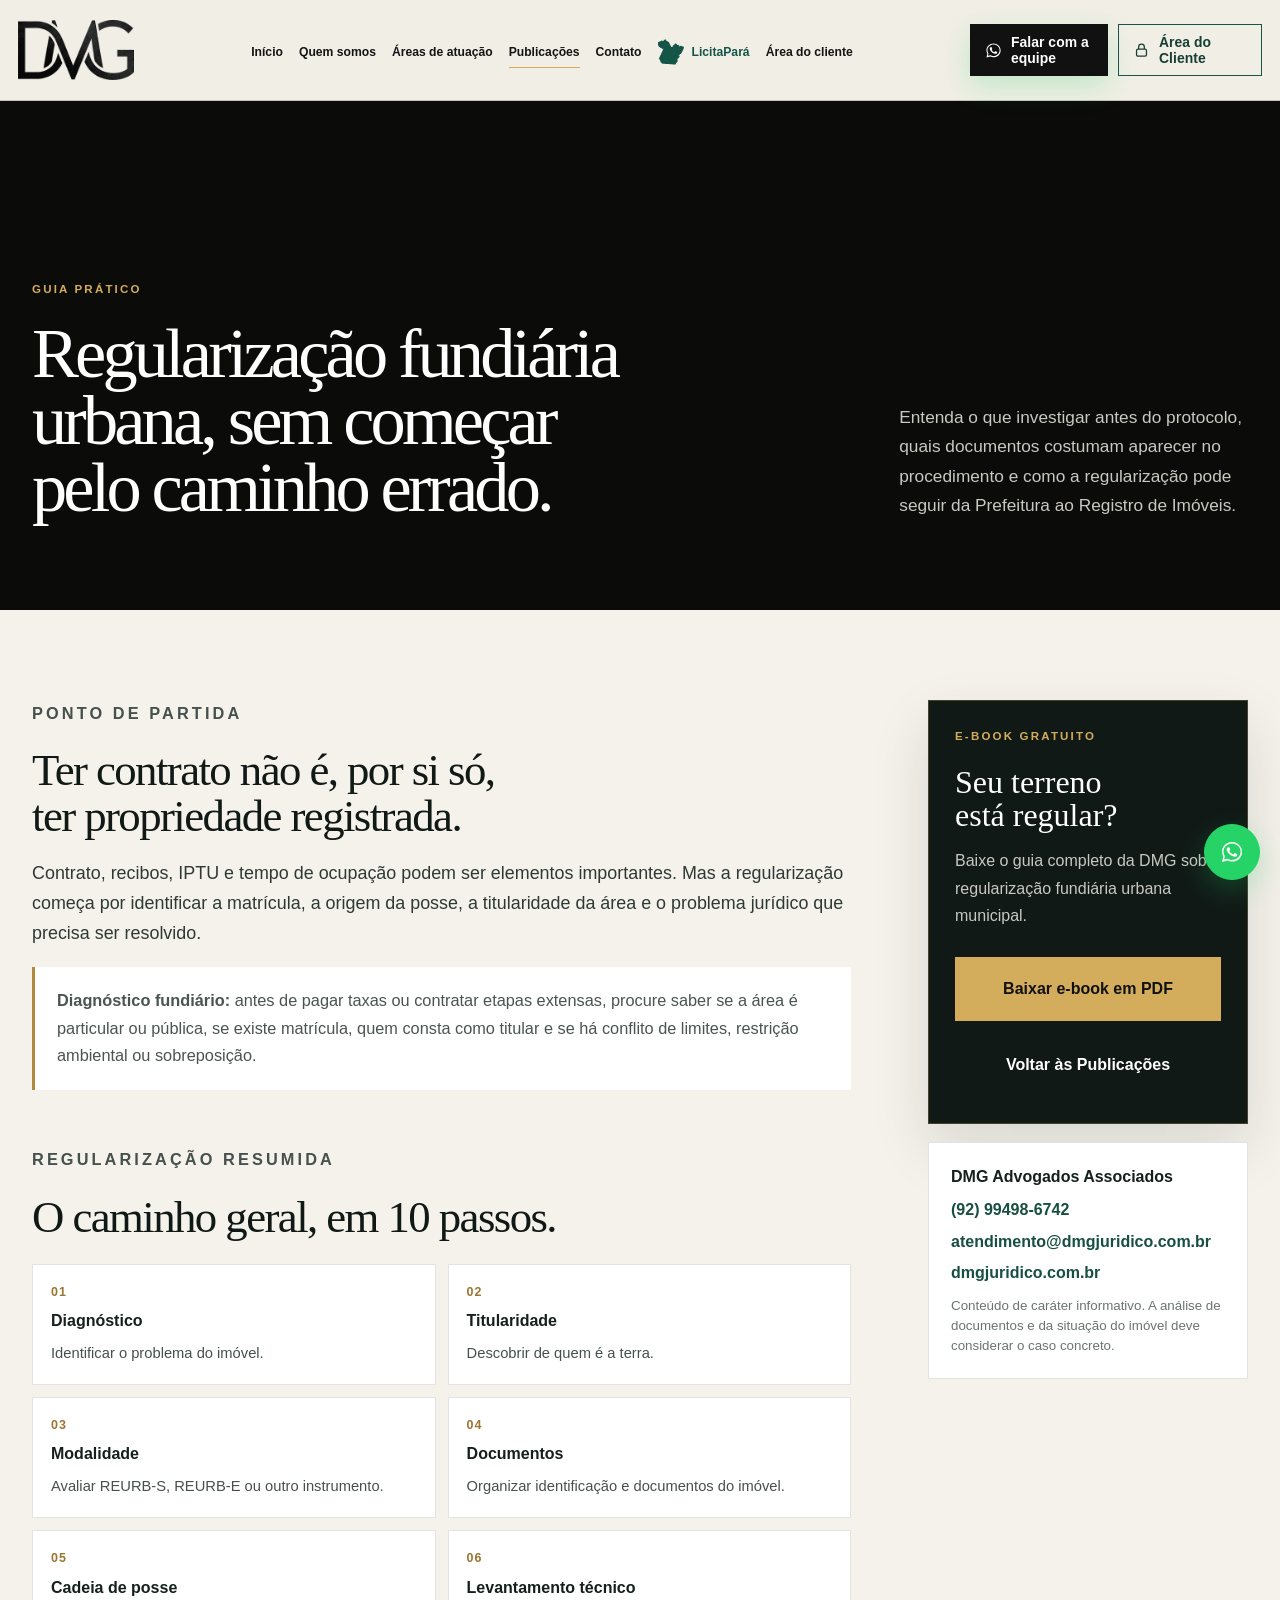
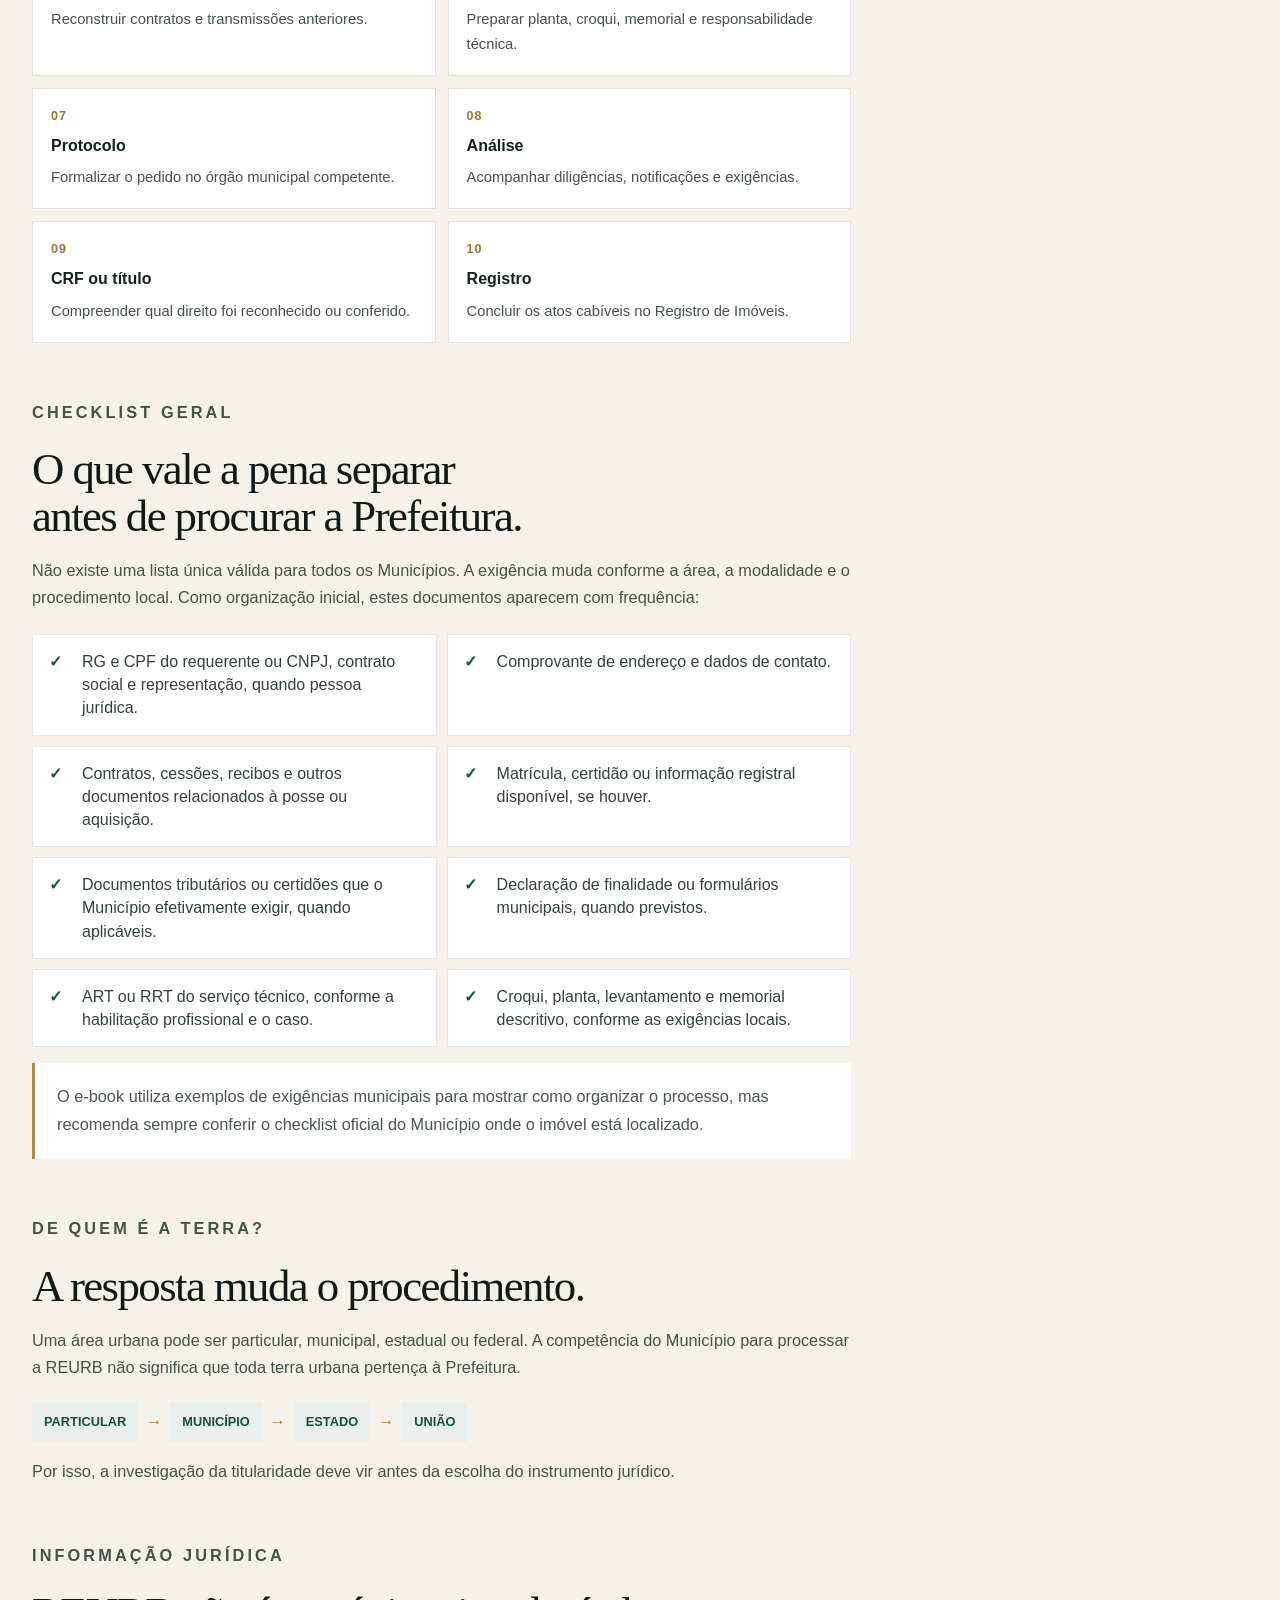
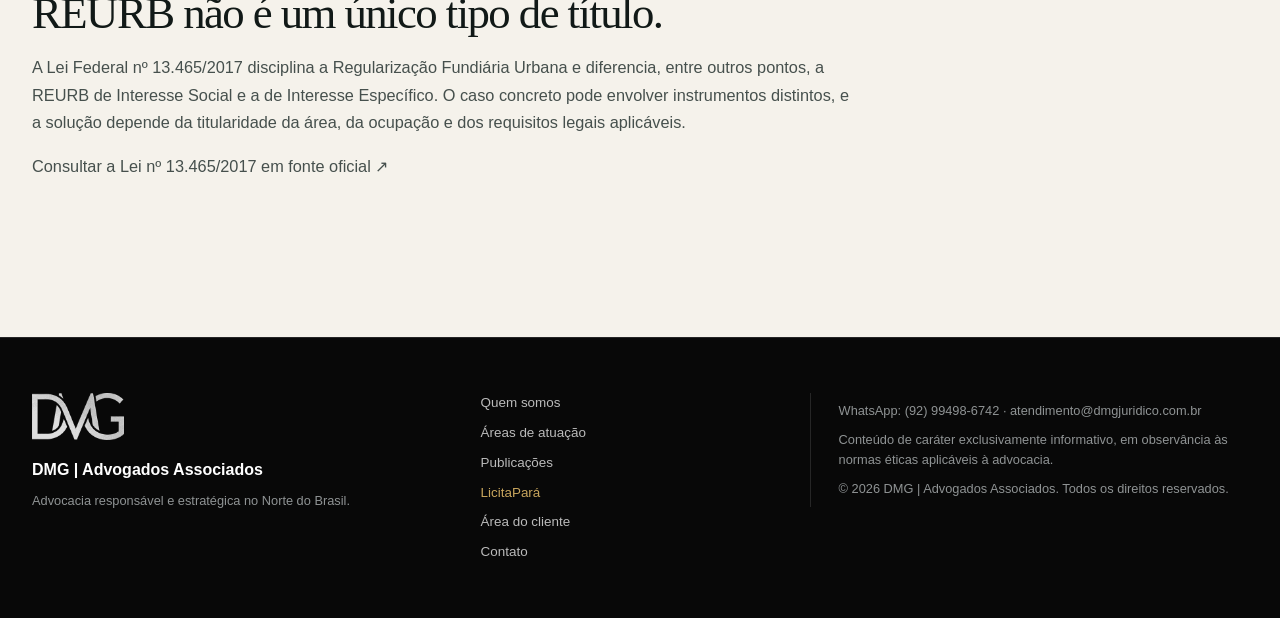
<file: publicacoes/regularizacao-fundiaria/index.html>
<!doctype html>
<html lang="pt-BR">
<head>
  <meta charset="utf-8">
  <meta name="viewport" content="width=device-width,initial-scale=1">
  <meta name="theme-color" content="#0b0b0a">
  <meta name="description" content="Guia geral de regularização fundiária urbana: diagnóstico do imóvel, checklist documental, REURB, Prefeitura e Registro de Imóveis.">
  <meta name="keywords" content="regularização fundiária urbana, REURB, terreno sem escritura, regularizar imóvel, checklist regularização fundiária">
  <link rel="canonical" href="https://dmgjuridico.com.br/publicacoes/regularizacao-fundiaria/">
  <link rel="icon" href="/favicon.png" type="image/png" sizes="192x192">
  <meta property="og:type" content="article">
  <meta property="og:locale" content="pt_BR">
  <meta property="og:title" content="Regularização Fundiária Urbana | Guia e Checklist | DMG">
  <meta property="og:description" content="Entenda o caminho geral da posse ao registro e baixe o e-book informativo da DMG.">
  <meta property="og:url" content="https://dmgjuridico.com.br/publicacoes/regularizacao-fundiaria/">
  <meta property="og:image" content="https://dmgjuridico.com.br/assets/images/dmg-social-logo-texto-2026-09.png">
  <meta name="twitter:card" content="summary_large_image">
  <link rel="stylesheet" href="../../assets/css/style.css?v=20260919-cache1">
  <link rel="stylesheet" href="../../assets/css/refinements.css?v=20260919-cache1">
  <link rel="stylesheet" href="../../assets/css/regularizacao-fundiaria.css?v=20260928-reurb1">
  <link rel="stylesheet" href="/assets/css/motion.css?v=20260919-cache1">
  <link rel="stylesheet" href="/assets/css/alignment.css?v=20260919-cache1">
  <title>Regularização Fundiária Urbana | Guia e Checklist | DMG Advogados Associados</title>
  <script src="../../assets/js/portal-link.js?v=20260919-cache1" defer></script>
  <script type="application/ld+json">{"@context":"https://schema.org","@type":"Article","headline":"Regularização Fundiária Urbana: guia e checklist","description":"Guia informativo sobre diagnóstico fundiário, documentação, REURB, Prefeitura e Registro de Imóveis.","mainEntityOfPage":"https://dmgjuridico.com.br/publicacoes/regularizacao-fundiaria/","author":{"@type":"Organization","name":"DMG Advogados Associados"},"publisher":{"@type":"Organization","name":"DMG Advogados Associados","url":"https://dmgjuridico.com.br/"}}</script>
</head>
<body class="dmg-aligned">
  <a class="skip-link" href="#conteudo">Ir para o conteúdo</a>
  <header class="site-header" id="topo"><div class="container nav-wrap"><a class="brand" href="../../" aria-label="DMG Advogados Associados - início"><img src="../../assets/images/dmg-monogram-black-transparent.png" alt="DMG" width="140" height="72"><span class="brand-copy">Advogados<span>Associados</span></span></a><nav class="main-nav" id="menu-principal" aria-label="Navegação principal"><a href="../../">Início</a><a href="../../quem-somos/">Quem somos</a><a href="../../#atuacao">Áreas de atuação</a><a href="../" aria-current="page">Publicações</a><a href="../../#contato">Contato</a><a class="external-nav" href="../../licitapara/">LicitaPará</a><a href="../../area-do-cliente/" target="_blank" rel="noopener">Área do cliente</a></nav><div class="header-actions"><button class="menu-toggle" type="button" aria-expanded="false" aria-controls="menu-principal" aria-label="Abrir menu"><svg viewBox="0 0 24 24" fill="none" stroke="currentColor" stroke-width="1.8" aria-hidden="true"><path d="M4 7h16M4 12h16M4 17h16"/></svg></button><a class="icon-action lock" href="../../area-do-cliente/" target="_blank" rel="noopener" aria-label="Área do Cliente"><svg viewBox="0 0 24 24" fill="none" stroke="currentColor" stroke-width="1.8" aria-hidden="true"><rect x="5" y="10" width="14" height="10" rx="2"/><path d="M8 10V7a4 4 0 0 1 8 0v3"/></svg></a><a class="icon-action chat" href="https://wa.me/5592994986742" target="_blank" rel="noopener noreferrer" aria-label="Falar com a equipe pelo WhatsApp"><svg viewBox="0 0 24 24" fill="none" stroke="currentColor" stroke-width="1.8" aria-hidden="true"><path d="M20 11.6a8 8 0 0 1-11.8 7L4 20l1.4-4.1A8 8 0 1 1 20 11.6Z"/></svg></a></div></div></header>
  <main id="conteudo">
    <section class="rf-hero" aria-labelledby="rf-title"><div class="container rf-hero-grid"><div><p class="eyebrow">Guia prático</p><h1 id="rf-title">Regularização fundiária urbana, sem começar pelo caminho errado.</h1></div><p class="rf-hero-lead">Entenda o que investigar antes do protocolo, quais documentos costumam aparecer no procedimento e como a regularização pode seguir da Prefeitura ao Registro de Imóveis.</p></div></section>
    <section class="rf-main"><div class="container rf-grid"><article class="rf-content">
      <section><p class="eyebrow">Ponto de partida</p><h2>Ter contrato não é, por si só, ter propriedade registrada.</h2><p class="rf-intro">Contrato, recibos, IPTU e tempo de ocupação podem ser elementos importantes. Mas a regularização começa por identificar a matrícula, a origem da posse, a titularidade da área e o problema jurídico que precisa ser resolvido.</p><p class="rf-note"><strong>Diagnóstico fundiário:</strong> antes de pagar taxas ou contratar etapas extensas, procure saber se a área é particular ou pública, se existe matrícula, quem consta como titular e se há conflito de limites, restrição ambiental ou sobreposição.</p></section>
      <section><p class="eyebrow">Regularização resumida</p><h2>O caminho geral, em 10 passos.</h2><div class="rf-steps">
        <div class="rf-step"><b>01</b><strong>Diagnóstico</strong><p>Identificar o problema do imóvel.</p></div>
        <div class="rf-step"><b>02</b><strong>Titularidade</strong><p>Descobrir de quem é a terra.</p></div>
        <div class="rf-step"><b>03</b><strong>Modalidade</strong><p>Avaliar REURB-S, REURB-E ou outro instrumento.</p></div>
        <div class="rf-step"><b>04</b><strong>Documentos</strong><p>Organizar identificação e documentos do imóvel.</p></div>
        <div class="rf-step"><b>05</b><strong>Cadeia de posse</strong><p>Reconstruir contratos e transmissões anteriores.</p></div>
        <div class="rf-step"><b>06</b><strong>Levantamento técnico</strong><p>Preparar planta, croqui, memorial e responsabilidade técnica.</p></div>
        <div class="rf-step"><b>07</b><strong>Protocolo</strong><p>Formalizar o pedido no órgão municipal competente.</p></div>
        <div class="rf-step"><b>08</b><strong>Análise</strong><p>Acompanhar diligências, notificações e exigências.</p></div>
        <div class="rf-step"><b>09</b><strong>CRF ou título</strong><p>Compreender qual direito foi reconhecido ou conferido.</p></div>
        <div class="rf-step"><b>10</b><strong>Registro</strong><p>Concluir os atos cabíveis no Registro de Imóveis.</p></div>
      </div></section>
      <section><p class="eyebrow">Checklist geral</p><h2>O que vale a pena separar antes de procurar a Prefeitura.</h2><p>Não existe uma lista única válida para todos os Municípios. A exigência muda conforme a área, a modalidade e o procedimento local. Como organização inicial, estes documentos aparecem com frequência:</p><div class="rf-checklist">
        <div class="rf-check">RG e CPF do requerente ou CNPJ, contrato social e representação, quando pessoa jurídica.</div>
        <div class="rf-check">Comprovante de endereço e dados de contato.</div>
        <div class="rf-check">Contratos, cessões, recibos e outros documentos relacionados à posse ou aquisição.</div>
        <div class="rf-check">Matrícula, certidão ou informação registral disponível, se houver.</div>
        <div class="rf-check">Documentos tributários ou certidões que o Município efetivamente exigir, quando aplicáveis.</div>
        <div class="rf-check">Declaração de finalidade ou formulários municipais, quando previstos.</div>
        <div class="rf-check">ART ou RRT do serviço técnico, conforme a habilitação profissional e o caso.</div>
        <div class="rf-check">Croqui, planta, levantamento e memorial descritivo, conforme as exigências locais.</div>
      </div><p class="rf-note">O e-book utiliza exemplos de exigências municipais para mostrar como organizar o processo, mas recomenda sempre conferir o checklist oficial do Município onde o imóvel está localizado.</p></section>
      <section><p class="eyebrow">De quem é a terra?</p><h2>A resposta muda o procedimento.</h2><p>Uma área urbana pode ser particular, municipal, estadual ou federal. A competência do Município para processar a REURB não significa que toda terra urbana pertença à Prefeitura.</p><div class="rf-flow"><span>PARTICULAR</span><i>→</i><span>MUNICÍPIO</span><i>→</i><span>ESTADO</span><i>→</i><span>UNIÃO</span></div><p>Por isso, a investigação da titularidade deve vir antes da escolha do instrumento jurídico.</p></section>
      <section><p class="eyebrow">Informação jurídica</p><h2>REURB não é um único tipo de título.</h2><p>A Lei Federal nº 13.465/2017 disciplina a Regularização Fundiária Urbana e diferencia, entre outros pontos, a REURB de Interesse Social e a de Interesse Específico. O caso concreto pode envolver instrumentos distintos, e a solução depende da titularidade da área, da ocupação e dos requisitos legais aplicáveis.</p><p><a href="https://www.planalto.gov.br/ccivil_03/_ato2015-2018/2017/lei/l13465.htm" target="_blank" rel="noopener noreferrer">Consultar a Lei nº 13.465/2017 em fonte oficial ↗</a></p></section>
    </article>
    <aside class="rf-side">
      <div class="rf-download"><p class="eyebrow">E-book gratuito</p><h2>Seu terreno está regular?</h2><p>Baixe o guia completo da DMG sobre regularização fundiária urbana municipal.</p><a class="button button-accent" href="../../assets/docs/ebook-regularizacao-fundiaria-urbana-municipal-dmg.pdf" download>Baixar e-book em PDF</a><a class="button button-secondary" href="../">Voltar às Publicações</a></div>
      <div class="rf-contact"><strong>DMG Advogados Associados</strong><a href="https://wa.me/5592994986742" target="_blank" rel="noopener noreferrer">(92) 99498-6742</a><a href="mailto:atendimento@dmgjuridico.com.br">atendimento@dmgjuridico.com.br</a><a href="https://dmgjuridico.com.br/">dmgjuridico.com.br</a><small>Conteúdo de caráter informativo. A análise de documentos e da situação do imóvel deve considerar o caso concreto.</small></div>
    </aside></div></section>
  </main>
  <footer class="site-footer"><div class="container footer-grid"><div><img class="footer-logo" src="../../assets/images/dmg-monogram-black-transparent.png" alt="DMG"><strong>DMG | Advogados Associados</strong><p>Advocacia responsável e estratégica no Norte do Brasil.</p></div><nav class="footer-nav" aria-label="Navegação do rodapé"><a href="../../quem-somos/">Quem somos</a><a href="../../#atuacao">Áreas de atuação</a><a href="../">Publicações</a><a class="licita-footer" href="../../licitapara/">LicitaPará</a><a href="../../area-do-cliente/" target="_blank" rel="noopener">Área do cliente</a><a href="../../#contato">Contato</a></nav><div class="footer-legal"><p>WhatsApp: (92) 99498-6742 · atendimento@dmgjuridico.com.br</p><p>Conteúdo de caráter exclusivamente informativo, em observância às normas éticas aplicáveis à advocacia.</p><p>© <span id="ano"></span> DMG | Advogados Associados. Todos os direitos reservados.</p></div></div></footer>
  <a class="whatsapp-float" href="https://wa.me/5592994986742" target="_blank" rel="noopener noreferrer" aria-label="Falar com a DMG pelo WhatsApp"><svg viewBox="0 0 24 24" fill="none" stroke="currentColor" stroke-width="1.8" aria-hidden="true"><path d="M20 11.6a8 8 0 0 1-11.8 7L4 20l1.4-4.1A8 8 0 1 1 20 11.6Z"/></svg></a>
  <script src="../../assets/js/site.js?v=20260919-cache1" defer></script>
</body>
</html>
</file>
<file: assets/css/style.css>
:root{
  --black:#0b0b0a;
  --black-2:#11110f;
  --charcoal:#1b1c1c;
  --cream:#f1eee6;
  --cream-2:#e8e3d7;
  --gold:#d4ad5c;
  --gold-deep:#a98238;
  --ink:#141414;
  --muted:#6e706f;
  --muted-dark:#b5babd;
  --line-dark:rgba(255,255,255,.14);
  --line-light:rgba(16,16,16,.16);
  --max:1280px;
  --ease:cubic-bezier(.2,.72,.2,1);
}
*{box-sizing:border-box}
html{scroll-behavior:smooth;scroll-padding-top:96px}
body{margin:0;background:var(--cream);color:var(--ink);font-family:Arial,Helvetica,sans-serif;line-height:1.55;-webkit-font-smoothing:antialiased;text-rendering:optimizeLegibility}
a{color:inherit;text-decoration:none}
img{max-width:100%;display:block}
button{font:inherit}
.container{width:min(calc(100% - 64px),var(--max));margin-inline:auto}
.skip-link{position:absolute;left:-9999px;top:10px;background:#fff;color:#000;padding:10px 14px;z-index:1000}.skip-link:focus{left:10px}
.eyebrow{margin:0 0 20px;text-transform:uppercase;letter-spacing:.19em;font-size:.72rem;font-weight:800;color:var(--gold)}
.display{font-family:Georgia,"Times New Roman",serif;font-weight:400;letter-spacing:-.045em;line-height:.98}
.gold{color:var(--gold);font-style:italic}

/* Header */
.site-header{position:sticky;top:0;z-index:80;background:rgba(241,238,230,.96);border-bottom:1px solid rgba(0,0,0,.18);backdrop-filter:blur(14px);-webkit-backdrop-filter:blur(14px)}
.nav-wrap{min-height:102px;display:grid;grid-template-columns:auto 1fr auto;align-items:center;gap:30px}
.brand{display:flex;align-items:center;gap:14px;min-width:150px}
.brand img{width:118px;height:70px;object-fit:contain;object-position:left center}
.brand-copy{border-left:1px solid rgba(0,0,0,.22);padding-left:14px;text-transform:uppercase;letter-spacing:.14em;font-size:.66rem;line-height:1.25;font-weight:700}
.brand-copy span{display:block;color:#686864;margin-top:4px}
.main-nav{display:flex;justify-content:center;align-items:center;gap:clamp(20px,3vw,44px);font-size:.88rem}
.main-nav a{position:relative;padding:38px 0 34px;white-space:nowrap}
.main-nav a::after{content:"";position:absolute;left:0;right:100%;bottom:25px;height:1px;background:var(--gold);transition:right .3s var(--ease)}
.main-nav a:hover::after,.main-nav a:focus-visible::after,.main-nav a[aria-current="page"]::after{right:0}
.header-actions{display:flex;align-items:center;gap:10px}
.icon-action,.menu-toggle{width:54px;height:54px;border:1px solid #1a1a18;background:transparent;display:grid;place-items:center;color:#111;cursor:pointer;transition:.25s var(--ease)}
.icon-action svg,.menu-toggle svg{width:21px;height:21px}
.icon-action:hover,.icon-action:focus-visible,.menu-toggle:hover,.menu-toggle:focus-visible{background:#111;color:#fff;outline:none}
.icon-action.chat{background:#111;color:#fff}.icon-action.chat:hover{background:var(--gold);color:#111}
.menu-toggle{display:none}

.main-nav .external-nav{display:inline-flex;align-items:center;gap:8px}
/* Pará silhouette: IBGE state 15, minimum-detail territorial mesh. */
.main-nav .external-nav::before{content:"";display:block;width:26px;height:28px;flex:0 0 26px;background:currentColor;-webkit-mask:url('../images/para-map.svg') center/contain no-repeat;mask:url('../images/para-map.svg') center/contain no-repeat}

/* Hero */
.hero{position:relative;overflow:hidden;background:var(--black);color:#fff;border-bottom:1px solid #2f2f2c}
.hero::after{content:"DMG";position:absolute;right:-2vw;bottom:-11vw;font:400 clamp(13rem,32vw,34rem)/.8 Georgia,"Times New Roman",serif;color:transparent;-webkit-text-stroke:1px rgba(212,173,92,.12);pointer-events:none}
.hero-grid{min-height:calc(100vh - 102px);display:grid;grid-template-columns:minmax(0,1.34fr) minmax(330px,.66fr)}
.hero-main{padding:clamp(70px,10vh,125px) clamp(40px,6vw,90px) clamp(70px,8vh,100px) 0;display:flex;flex-direction:column;justify-content:center;position:relative;z-index:2}
.hero-main .eyebrow{max-width:680px;font-size:clamp(.72rem,1.15vw,.94rem)}
.hero-main h1{font:400 clamp(4rem,7.35vw,8rem)/.93 Georgia,"Times New Roman",serif;letter-spacing:-.055em;margin:0;max-width:980px;text-wrap:balance}
.hero-main h1 em{font-weight:400;color:var(--gold)}
.hero-intro{font-size:clamp(1.05rem,1.5vw,1.32rem);color:#c5c9cb;max-width:720px;margin:42px 0 0;line-height:1.7}
.hero-actions{display:flex;align-items:center;gap:32px;margin-top:50px;flex-wrap:wrap}
.button{display:inline-flex;align-items:center;justify-content:center;gap:14px;min-height:64px;padding:0 32px;font-weight:700;border:1px solid transparent;transition:transform .25s var(--ease),background .25s var(--ease),color .25s var(--ease)}
.button svg{width:20px;height:20px}.button:hover{transform:translateY(-3px)}
.button-light{background:#fff;color:#111}.button-light:hover{background:var(--gold)}
.button-accent{background:var(--gold);color:#111}.button-accent:hover{background:#e1be75}
.button-outline{border-color:rgba(255,255,255,.35);color:#fff}.button-outline:hover{background:#fff;color:#111}
.text-link{display:inline-flex;align-items:center;gap:14px;color:#d4d8d9;border-bottom:1px solid rgba(255,255,255,.24);padding:13px 0;font-size:1rem}.text-link:hover{color:var(--gold);border-color:var(--gold)}
.hero-aside{border-left:1px solid rgba(255,255,255,.16);padding:clamp(65px,8vh,105px) 0 clamp(55px,7vh,80px) clamp(42px,4vw,70px);display:flex;flex-direction:column;justify-content:space-between;position:relative;z-index:2}
.aside-index{font-size:.72rem;letter-spacing:.18em;color:#6e7375}
.aside-label{text-transform:uppercase;letter-spacing:.18em;color:var(--gold);font-size:.72rem;font-weight:800;margin:0 0 24px}
.aside-statement{font:400 clamp(2rem,3.15vw,4rem)/1.06 Georgia,"Times New Roman",serif;margin:0;max-width:520px;text-wrap:balance}
.aside-meta{display:grid;margin-top:50px;border-top:1px solid rgba(255,255,255,.14)}
.aside-meta span{padding:20px 0;border-bottom:1px solid rgba(255,255,255,.14);color:#b9bec0;font-size:.9rem}

/* Strong section transitions */
.trust-strip{display:grid;grid-template-columns:repeat(7,auto);align-items:center;justify-content:center;gap:28px;background:#121211;color:#d7d7d2;border-bottom:1px solid #2d2d2a;padding:22px 30px;text-transform:uppercase;letter-spacing:.17em;font-size:.63rem;font-weight:700}
.trust-strip i{display:block;width:4px;height:4px;border-radius:50%;background:var(--gold)}
.principles-section{background:var(--gold);color:#111;padding:0}
.principles-wrap{display:grid;grid-template-columns:repeat(4,1fr)}
.principle{padding:60px 34px 64px;border-right:1px solid rgba(16,16,16,.24);min-height:340px;display:flex;flex-direction:column;justify-content:space-between}
.principle:last-child{border-right:0}
.principle small{letter-spacing:.17em;font-size:.66rem;font-weight:800;text-transform:uppercase;color:#5e4a22}
.principle h2{font:600 clamp(1.75rem,2.3vw,2.65rem)/1.05 Georgia,"Times New Roman",serif;margin:70px 0 18px}
.principle p{margin:0;font-size:1.03rem;line-height:1.6;max-width:290px}

.section{padding:clamp(80px,10vw,140px) 0}
.section-light{background:var(--cream);color:#111}
.section-dark{background:var(--black);color:#fff}
.section-heading{display:grid;grid-template-columns:minmax(0,1.12fr) minmax(300px,.88fr);gap:clamp(40px,8vw,110px);align-items:end;margin-bottom:70px}
.section-heading h2{font:400 clamp(3.2rem,5.6vw,6.6rem)/.98 Georgia,"Times New Roman",serif;letter-spacing:-.05em;margin:0;text-wrap:balance}
.section-heading>p{margin:0;color:#737573;font-size:1.04rem;line-height:1.75;max-width:520px}.section-dark .section-heading>p{color:#aaaead}

.practice-grid{display:grid;grid-template-columns:repeat(2,1fr);border-top:1px solid var(--line-light);border-left:1px solid var(--line-light)}
.practice-card{min-height:410px;padding:34px 36px;border-right:1px solid var(--line-light);border-bottom:1px solid var(--line-light);display:flex;flex-direction:column;justify-content:space-between;transition:background .3s var(--ease),transform .3s var(--ease)}
.practice-card:hover{background:#fff;transform:translateY(-3px)}
.practice-top{display:flex;justify-content:space-between;align-items:center}.practice-top span{font-size:.72rem;letter-spacing:.17em;color:#8c6b2d;font-weight:800}.practice-icon{width:42px;height:42px;border:1px solid rgba(0,0,0,.2);display:grid;place-items:center}.practice-icon svg{width:19px;height:19px}
.practice-card h3{font:400 clamp(2.1rem,3.5vw,4rem)/1.02 Georgia,"Times New Roman",serif;margin:80px 0 22px;max-width:520px}.practice-card p{color:#6c6e6c;max-width:520px;margin:0;font-size:.98rem}

.client-band{background:#121211;color:#fff;position:relative;overflow:hidden;border-top:1px solid #2e2e2a;border-bottom:1px solid #2e2e2a}
.client-band::after{content:"360";position:absolute;right:-1vw;bottom:-7vw;font:400 clamp(12rem,28vw,28rem)/.85 Georgia,serif;color:transparent;-webkit-text-stroke:1px rgba(212,173,92,.1)}
.client-grid{position:relative;z-index:2;min-height:520px;display:grid;grid-template-columns:1.2fr .8fr;gap:80px;align-items:center;padding-top:85px;padding-bottom:85px}
.client-copy h2{font:400 clamp(3rem,5.7vw,6.6rem)/.98 Georgia,"Times New Roman",serif;letter-spacing:-.05em;margin:0;text-wrap:balance}.client-copy p{max-width:650px;color:#b6bbbd;font-size:1.05rem;line-height:1.75;margin:30px 0 0}
.client-access{border-left:1px solid rgba(255,255,255,.18);padding-left:50px}.client-access strong{font:400 2rem/1.1 Georgia,serif}.client-access p{color:#9da2a3;margin:16px 0 28px}

.contact-section{background:#151512;color:#fff;position:relative;overflow:hidden}.contact-section::before{content:"";position:absolute;width:420px;height:420px;border:1px solid rgba(212,173,92,.15);border-radius:50%;right:-100px;top:-120px}.contact-grid{display:grid;grid-template-columns:.82fr 1.18fr;gap:clamp(60px,8vw,110px);align-items:start}
.contact-copy h2{font:400 clamp(3rem,5.2vw,6rem)/.98 Georgia,"Times New Roman",serif;letter-spacing:-.045em;margin:0;text-wrap:balance}.contact-copy>p:last-of-type{color:#adb2b4;max-width:540px;margin:28px 0 0;line-height:1.75}
.contact-list{border-top:1px solid rgba(255,255,255,.17)}
.contact-row{display:grid;grid-template-columns:130px 1fr auto;gap:20px;align-items:center;padding:24px 0;border-bottom:1px solid rgba(255,255,255,.17);transition:padding .25s var(--ease),color .25s var(--ease)}
a.contact-row:hover{padding-left:10px;color:var(--gold)}.contact-row>span{text-transform:uppercase;letter-spacing:.17em;font-size:.65rem;color:var(--gold);font-weight:800}.contact-row strong{font-size:1.02rem}.contact-row small{color:#898f91;text-align:right}.contact-row.address-row{align-items:start}.contact-row.address-row strong{line-height:1.5}.contact-row.address-row small{max-width:200px}
.contact-cta{margin-top:30px}.contact-mini{margin-top:22px;font-size:.8rem;color:#8e9495}

/* Quem somos */
.page-hero{background:var(--black);color:#fff;padding:clamp(85px,10vw,145px) 0;position:relative;overflow:hidden}.page-hero::after{content:"DMG";position:absolute;right:-4vw;bottom:-11vw;font:400 clamp(14rem,35vw,36rem)/.8 Georgia,serif;color:transparent;-webkit-text-stroke:1px rgba(212,173,92,.1)}
.page-hero-grid{position:relative;z-index:2;display:grid;grid-template-columns:1.15fr .85fr;gap:80px;align-items:end}.page-hero h1{font:400 clamp(4.7rem,8.6vw,10rem)/.88 Georgia,"Times New Roman",serif;letter-spacing:-.06em;margin:0}.page-hero p.page-lead{font-size:1.1rem;color:#b9bec0;line-height:1.75;margin:0 0 10px;max-width:560px}
.office-section{background:var(--cream);padding:clamp(85px,10vw,140px) 0}.office-grid{display:grid;grid-template-columns:.8fr 1.2fr;gap:clamp(60px,10vw,150px)}.office-kicker{font-size:.72rem;letter-spacing:.18em;text-transform:uppercase;color:#8b6c32;font-weight:800}.office-grid h2{font:400 clamp(3.1rem,5.4vw,6.2rem)/.98 Georgia,serif;letter-spacing:-.05em;margin:20px 0 0}.office-copy{font-size:1.06rem;color:#5d605f;line-height:1.85}.office-copy p{margin:0 0 24px}.office-values{display:grid;grid-template-columns:repeat(3,1fr);border-top:1px solid rgba(0,0,0,.16);margin-top:45px}.office-value{padding:23px 20px 0 0;border-right:1px solid rgba(0,0,0,.13)}.office-value:last-child{border-right:0;padding-left:20px}.office-value span{display:block;font:400 1.35rem/1.2 Georgia,serif}.office-value small{display:block;color:#828380;margin-top:7px}
.team-section{background:#0f0f0e;color:#fff;padding:clamp(90px,10vw,145px) 0}.team-heading{display:grid;grid-template-columns:1.2fr .8fr;gap:70px;align-items:end;margin-bottom:70px}.team-heading h2{font:400 clamp(3.5rem,6vw,7rem)/.95 Georgia,serif;letter-spacing:-.05em;margin:0}.team-heading p{color:#aeb2b3;line-height:1.75;margin:0}.team-grid{display:grid;grid-template-columns:repeat(3,1fr);gap:24px}.team-card{border:1px solid rgba(255,255,255,.15);background:#141413;overflow:hidden;transition:transform .32s var(--ease),border-color .32s var(--ease)}.team-card:hover{transform:translateY(-6px);border-color:rgba(212,173,92,.55)}.portrait-frame{position:relative;overflow:hidden;background:#262626}.portrait-frame img{width:100%;aspect-ratio:4/5;object-fit:cover;object-position:center top;filter:saturate(.94) contrast(1.02);transition:transform .55s var(--ease)}.team-card:hover .portrait-frame img{transform:scale(1.025)}.member-number{position:absolute;right:18px;bottom:18px;width:42px;height:42px;display:grid;place-items:center;background:var(--gold);color:#111;font-size:.7rem;font-weight:800}.team-info{padding:30px 28px 34px}.team-info h3{font:400 clamp(1.7rem,2.25vw,2.55rem)/1.06 Georgia,serif;margin:0 0 16px}.team-info .oab{display:block;color:var(--gold);font-size:.7rem;letter-spacing:.16em;text-transform:uppercase;font-weight:800;margin-bottom:18px}.team-info p{color:#aeb2b3;font-size:.92rem;line-height:1.65;margin:0}
.location-section{background:var(--gold);color:#111;padding:clamp(85px,10vw,140px) 0}.location-head{display:grid;grid-template-columns:.9fr 1.1fr;gap:70px;align-items:end;margin-bottom:55px}.location-head h2{font:400 clamp(3.2rem,5.8vw,6.7rem)/.95 Georgia,serif;letter-spacing:-.05em;margin:0}.location-head p{margin:0;max-width:520px;line-height:1.75}.location-layout{display:grid;grid-template-columns:.7fr 1.3fr;gap:24px}.location-card{background:#111;color:#fff;padding:36px;display:flex;flex-direction:column;justify-content:space-between;min-height:420px}.location-card .label{font-size:.67rem;letter-spacing:.18em;text-transform:uppercase;color:var(--gold);font-weight:800}.location-card address{font:400 clamp(1.75rem,2.8vw,3.2rem)/1.12 Georgia,serif;font-style:normal;margin:40px 0}.location-card p{color:#aeb2b3;margin:0}.map-frame{min-height:420px;background:#202020;overflow:hidden}.map-frame iframe{width:100%;height:100%;min-height:420px;border:0;display:block;filter:grayscale(.2) contrast(1.03)}.map-link{display:inline-flex;margin-top:24px;padding-bottom:6px;border-bottom:1px solid rgba(255,255,255,.3);color:#fff;width:max-content}.map-link:hover{color:var(--gold)}
.cta-band{background:#0d0d0c;color:#fff;padding:70px 0}.cta-grid{display:grid;grid-template-columns:1fr auto;gap:50px;align-items:center}.cta-grid h2{font:400 clamp(2.4rem,4.5vw,5.2rem)/1 Georgia,serif;letter-spacing:-.045em;margin:0;max-width:850px}

/* Footer */
.site-footer{background:#080808;color:#8f9394;border-top:1px solid rgba(255,255,255,.12);padding:55px 0}.footer-grid{display:grid;grid-template-columns:1fr .7fr 1.1fr;gap:50px;align-items:start}.footer-logo{width:92px;filter:invert(1) grayscale(1);opacity:.9;margin-bottom:18px}.site-footer strong{color:#fff}.site-footer p{font-size:.8rem;margin:8px 0;line-height:1.6}.footer-nav{display:flex;flex-direction:column;gap:9px;font-size:.84rem;color:#bbb}.footer-nav a:hover{color:var(--gold)}.footer-legal{border-left:1px solid rgba(255,255,255,.12);padding-left:28px}
.whatsapp-float{position:fixed;right:20px;bottom:20px;z-index:70;width:56px;height:56px;display:grid;place-items:center;background:var(--gold);color:#111;border:1px solid rgba(0,0,0,.15);box-shadow:0 18px 45px rgba(0,0,0,.25);transition:transform .25s var(--ease)}.whatsapp-float svg{width:25px;height:25px}.whatsapp-float:hover{transform:translateY(-4px) rotate(-2deg)}

/* Portal */
.portal-page{min-height:100vh;background:#0b0b0a;color:#fff}.portal-shell{min-height:100vh;width:min(calc(100% - 50px),1100px);margin:auto;display:flex;flex-direction:column;padding:42px 0}.portal-brand{display:flex;align-items:center;gap:16px;width:max-content}.portal-brand span{font:400 1.6rem Georgia,serif;color:var(--gold);border-right:1px solid rgba(255,255,255,.18);padding-right:16px}.portal-brand strong{font-size:.72rem;text-transform:uppercase;letter-spacing:.15em}.portal-panel{margin:auto 0;border:1px solid rgba(255,255,255,.16);padding:clamp(34px,6vw,70px);max-width:820px;position:relative;overflow:hidden}.portal-panel::after{content:"360";position:absolute;right:-20px;bottom:-55px;font:400 11rem Georgia,serif;color:transparent;-webkit-text-stroke:1px rgba(212,173,92,.12)}.portal-status{display:inline-flex;align-items:center;gap:10px;font-size:.74rem;color:#aeb3b4;margin-bottom:24px}.portal-status span{width:8px;height:8px;border-radius:50%;background:var(--gold)}.portal-panel h1{font:400 clamp(3.1rem,7vw,6.7rem)/.94 Georgia,serif;letter-spacing:-.05em;margin:0;position:relative;z-index:2}.portal-panel>p:not(.eyebrow){color:#b5b9ba;max-width:650px;line-height:1.75;position:relative;z-index:2}.portal-actions{display:flex;gap:12px;flex-wrap:wrap;margin-top:30px;position:relative;z-index:2}.portal-footnote{font-size:.74rem;color:#6f7475}

/* Motion */
.reveal{opacity:0;transform:translateY(28px);transition:opacity .7s var(--ease),transform .7s var(--ease)}.reveal.visible{opacity:1;transform:none}.reveal-left{transform:translateX(-34px)}.reveal-right{transform:translateX(34px)}.reveal-left.visible,.reveal-right.visible{transform:none}

@media(max-width:1050px){
  .brand-copy{display:none}.main-nav{gap:18px;font-size:.8rem}.hero-grid{grid-template-columns:1.15fr .85fr}.principles-wrap{grid-template-columns:repeat(2,1fr)}.principle:nth-child(2){border-right:0}.principle:nth-child(-n+2){border-bottom:1px solid rgba(0,0,0,.24)}.team-grid{grid-template-columns:repeat(2,1fr)}.team-card:last-child{grid-column:span 2;width:calc(50% - 12px);justify-self:center}.location-layout{grid-template-columns:.8fr 1.2fr}
}
@media(max-width:820px){
  .container{width:min(calc(100% - 36px),var(--max))}.site-header{position:sticky}.nav-wrap{min-height:82px;grid-template-columns:auto 1fr auto;gap:10px}.brand img{width:100px;height:56px}.main-nav{position:fixed;inset:82px 0 auto 0;background:var(--cream);display:none;flex-direction:column;align-items:stretch;gap:0;border-bottom:1px solid #222;box-shadow:0 25px 50px rgba(0,0,0,.12)}.main-nav.open{display:flex}.main-nav a{padding:19px 24px;border-top:1px solid rgba(0,0,0,.1)}.main-nav a::after{display:none}.menu-toggle{display:grid}.header-actions{gap:8px}.icon-action{width:48px;height:48px}.hero-grid{min-height:auto;grid-template-columns:1fr}.hero-main{padding:70px 0 72px}.hero-main h1{font-size:clamp(3.6rem,13vw,6.7rem)}.hero-aside{border-left:0;border-top:1px solid rgba(255,255,255,.16);padding:55px 0 65px}.trust-strip{grid-template-columns:auto auto auto;gap:16px 20px;justify-content:start}.trust-strip span:nth-of-type(4),.trust-strip i:nth-of-type(3){display:none}.principles-wrap{grid-template-columns:1fr}.principle,.principle:nth-child(2){border-right:0;border-bottom:1px solid rgba(0,0,0,.23);min-height:280px}.principle:last-child{border-bottom:0}.principle h2{margin-top:55px}.section-heading{grid-template-columns:1fr;gap:28px}.practice-grid{grid-template-columns:1fr}.practice-card{min-height:330px}.client-grid,.contact-grid,.page-hero-grid,.office-grid,.team-heading,.location-head,.location-layout{grid-template-columns:1fr;gap:36px}.client-access{border-left:0;border-top:1px solid rgba(255,255,255,.18);padding:32px 0 0}.contact-row{grid-template-columns:100px 1fr}.contact-row small{grid-column:2;text-align:left}.office-values{grid-template-columns:1fr}.office-value,.office-value:last-child{border-right:0;border-bottom:1px solid rgba(0,0,0,.13);padding:18px 0}.team-grid{grid-template-columns:1fr}.team-card:last-child{grid-column:auto;width:auto}.location-card{min-height:330px}.map-frame,.map-frame iframe{min-height:360px}.cta-grid{grid-template-columns:1fr}.footer-grid{grid-template-columns:1fr}.footer-legal{border-left:0;border-top:1px solid rgba(255,255,255,.12);padding:24px 0 0}
}
@media(max-width:520px){
  .container{width:min(calc(100% - 34px),var(--max))}.nav-wrap{grid-template-columns:auto 1fr auto}.brand{min-width:0}.brand img{width:94px}.header-actions .icon-action.lock{display:grid}.icon-action,.menu-toggle{width:47px;height:47px}.hero-main{padding-top:60px}.hero-main h1{font-size:clamp(3.3rem,14.2vw,5.3rem)}.hero-actions{display:grid;gap:18px;align-items:stretch}.button{width:100%;min-height:60px}.text-link{width:100%;justify-content:space-between}.aside-statement{font-size:clamp(2.2rem,10vw,3.6rem)}.trust-strip{padding-inline:18px}.principle{padding:48px 24px}.practice-card{padding:28px 24px}.practice-card h3{margin-top:60px}.client-grid{padding-top:70px;padding-bottom:70px}.contact-row{grid-template-columns:1fr;gap:8px}.contact-row small{grid-column:auto}.page-hero h1{font-size:clamp(4.2rem,18vw,6.6rem)}.team-info{padding:26px 22px}.location-card{padding:28px}.map-frame,.map-frame iframe{min-height:300px}.whatsapp-float{right:14px;bottom:14px}.portal-shell{width:calc(100% - 30px)}
}
@media(prefers-reduced-motion:reduce){html{scroll-behavior:auto}.reveal,.reveal-left,.reveal-right{opacity:1;transform:none;transition:none}.team-card,.practice-card,.button{transition:none}}
</file>
<file: assets/css/refinements.css>
/* Refinamento visual solicitado em 04/09/2026 */

/* =========================================================
   CABEÇALHO — área do cliente somente no cadeado
   ========================================================= */
.main-nav{
  gap:clamp(14px,1.75vw,28px);
  font-size:.92rem;
}
.main-nav a{font-weight:500;letter-spacing:-.01em}
.main-nav .external-nav{color:#145548;font-weight:800}
.main-nav .external-nav::after{background:#145548}

/* O texto “Área do cliente” sai da navegação; o cadeado permanece como acesso. */
.main-nav a[href*="area-do-cliente"]{display:none!important}

/* Balão à esquerda e cadeado isolado no extremo direito. */
.header-actions{
  gap:0;
  margin-left:clamp(14px,2vw,30px);
}
.header-actions .menu-toggle{order:0}
.header-actions .chat{
  order:1;
  margin-right:18px;
}
.header-actions .lock{
  order:2;
  margin-left:0;
  border-color:#171713;
}
.header-actions .lock:hover,
.header-actions .lock:focus-visible{
  background:#171713;
  color:#fff;
}

/* =========================================================
   QUEM SOMOS — PRINT 1
   alinhamento mais preciso + tipografia menos lavada
   ========================================================= */
.page-hero{
  background:linear-gradient(118deg,#090908 0%,#0d0d0b 58%,#15120c 100%);
  border-bottom:1px solid rgba(213,166,73,.26);
  padding:0;
}
.page-hero .container{width:min(calc(100% - 88px),1120px)}
.page-hero-grid{
  min-height:442px;
  grid-template-columns:minmax(330px,.84fr) minmax(420px,1.06fr);
  gap:clamp(76px,10vw,145px);
  align-items:center;
}
.page-hero-grid>div:first-child{align-self:center}
.page-hero .eyebrow{
  color:#dba847;
  font-size:.72rem;
  letter-spacing:.205em;
  margin:0 0 21px;
  font-weight:900;
}
.page-hero h1{
  max-width:430px;
  margin:0;
  font-size:clamp(5.1rem,8vw,7.75rem);
  line-height:.82;
  letter-spacing:-.062em;
  color:#f2e9da;
  text-shadow:none;
}
.page-hero .page-lead{
  align-self:center;
  max-width:535px;
  margin:0;
  padding:23px 0 23px 31px;
  border-left:2px solid #d1a04a;
  font-size:clamp(1rem,1.22vw,1.12rem);
  line-height:1.78;
  color:#cfc4ae;
}
.page-hero .page-lead strong{color:#ddb05a;font-weight:800}
.page-hero::after{-webkit-text-stroke-color:rgba(209,160,74,.075)}

/* =========================================================
   O ESCRITÓRIO — PRINT 2
   colunas mais proporcionais e cards interativos alinhados
   ========================================================= */
.office-section{background:#eee9df;color:#161511;padding:clamp(84px,8.3vw,116px) 0}
.office-section .container{width:min(calc(100% - 96px),1090px)}
.office-section .office-grid{
  grid-template-columns:minmax(350px,.9fr) minmax(500px,1.1fr);
  gap:clamp(72px,9vw,130px);
  align-items:start;
}
.office-section .office-kicker{
  display:block;
  color:#94681e;
  font-size:.7rem;
  line-height:1;
  letter-spacing:.21em;
  font-weight:900;
  margin:2px 0 27px;
}
.office-section h2{
  max-width:530px;
  margin:0;
  font-size:clamp(3.65rem,5.05vw,5.15rem);
  line-height:.89;
  letter-spacing:-.055em;
  color:#171510;
}
.office-copy{
  padding-top:0;
  color:#39352d;
  font-size:1.01rem;
  line-height:1.78;
}
.office-copy p{max-width:640px;margin:0 0 19px}
.office-copy p+p{margin-top:12px}
.office-values{
  display:grid;
  grid-template-columns:repeat(3,minmax(0,1fr));
  gap:0;
  margin-top:34px;
  border-top:1px solid rgba(73,64,49,.25);
  border-bottom:1px solid rgba(73,64,49,.18);
}
.office-value,.office-value:last-child{
  position:relative;
  min-height:158px;
  padding:23px 20px 20px;
  border:0;
  border-right:1px solid rgba(73,64,49,.22);
  background:transparent;
  display:flex;
  flex-direction:column;
  justify-content:flex-start;
  gap:13px;
  cursor:pointer;
  outline:none;
  transform:none;
  box-shadow:none;
  transition:background .26s ease,color .26s ease,transform .26s ease,box-shadow .26s ease;
}
.office-value:last-child{border-right:0}
.office-value::before{
  content:"";
  position:absolute;
  left:0;
  right:100%;
  top:-1px;
  height:3px;
  background:#18584b;
  transition:right .28s ease;
}
.office-value span{
  font:500 1.14rem/1.16 Georgia,"Times New Roman",serif;
  color:#342d22;
  transition:color .26s ease;
}
.office-value small{
  color:#6a6255;
  line-height:1.58;
  font-size:.79rem;
  transition:color .26s ease;
}
.office-value:hover,.office-value:focus-visible,.office-value.is-active{
  background:#d3aa5b;
  color:#111;
  transform:translateY(-3px);
  box-shadow:0 15px 28px rgba(75,58,27,.12);
}
.office-value:hover::before,.office-value:focus-visible::before,.office-value.is-active::before{right:0}
.office-value:hover span,.office-value:focus-visible span,.office-value.is-active span{color:#111}
.office-value:hover small,.office-value:focus-visible small,.office-value.is-active small{color:#3b2e17}

/* =========================================================
   LICITAPARÁ — PRINT 3
   bloco mais próximo da composição original
   ========================================================= */
.licitapara-section{
  background:#eae4d9;
  color:#171713;
  border-top:1px solid rgba(18,73,62,.13);
  border-bottom:1px solid rgba(18,73,62,.15);
  padding:clamp(76px,7.5vw,104px) 0;
}
.licitapara-section .container{width:min(calc(100% - 86px),1180px)}
.licitapara-grid{
  display:grid;
  grid-template-columns:minmax(230px,.62fr) minmax(470px,1.16fr) minmax(230px,.58fr);
  gap:clamp(46px,6vw,84px);
  align-items:center;
}
.lp-signature{
  display:flex;
  align-items:center;
  gap:17px;
  color:#185548;
  font:500 clamp(2.85rem,4vw,4.3rem)/1 Georgia,"Times New Roman",serif;
  letter-spacing:-.035em;
  white-space:nowrap;
}
.lp-signature i{display:block;width:28px;height:1px;background:#ad8337}
.licitapara-copy .eyebrow{
  position:relative;
  color:#bc8932;
  margin:0 0 20px;
  padding-left:48px;
  font-size:.72rem;
  letter-spacing:.19em;
}
.licitapara-copy .eyebrow::before{
  content:"";
  position:absolute;
  left:0;
  top:50%;
  width:34px;
  height:1px;
  background:#c18f38;
}
.licitapara-copy h2{
  max-width:690px;
  margin:0;
  color:#11110f;
  font:400 clamp(2.95rem,4.25vw,4.75rem)/.96 Georgia,"Times New Roman",serif;
  letter-spacing:-.052em;
}
.licitapara-copy h2 em{color:#185548;font-weight:400}
.licitapara-copy p{
  max-width:720px;
  margin:27px 0 0;
  color:#686156;
  font-size:1rem;
  line-height:1.72;
}
.licitapara-link{
  display:grid;
  grid-template-columns:28px 1fr auto;
  gap:14px;
  align-items:center;
  padding:23px 0;
  border-top:1px solid rgba(23,23,19,.18);
  border-bottom:1px solid rgba(23,23,19,.18);
  color:#211e19;
  font-size:.9rem;
  line-height:1.4;
  font-weight:800;
  transition:padding .25s ease,color .25s ease,border-color .25s ease,background .25s ease;
}
.licitapara-link .lp-icon{color:#b18434;font-size:1.18rem}
.licitapara-link .lp-arrow{font-size:1.2rem}
.licitapara-link:hover,.licitapara-link:focus-visible{
  padding-left:10px;
  padding-right:8px;
  color:#185548;
  border-color:#185548;
  background:rgba(255,255,255,.18);
  outline:none;
}

.footer-nav .licita-footer{color:#c9a65d}
.footer-nav .licita-footer:hover{color:#79a99b}

@media(max-width:1180px){
  .main-nav{gap:13px;font-size:.84rem}
  .header-actions{margin-left:14px}
  .header-actions .chat{margin-right:14px}
  .page-hero .container{width:min(calc(100% - 64px),1080px)}
  .office-section .container{width:min(calc(100% - 70px),1060px)}
  .licitapara-grid{grid-template-columns:minmax(190px,.5fr) minmax(420px,1.08fr) minmax(220px,.56fr);gap:38px}
  .lp-signature{font-size:clamp(2.45rem,3.4vw,3.6rem)}
}

@media(max-width:920px){
  .page-hero .container,.office-section .container,.licitapara-section .container{width:min(calc(100% - 40px),820px)}
  .page-hero-grid,.office-section .office-grid,.licitapara-grid{grid-template-columns:1fr}
  .page-hero-grid{min-height:auto;gap:36px;padding:76px 0}
  .page-hero h1{max-width:none}
  .page-hero .page-lead{max-width:680px;padding-left:22px}
  .office-section .office-grid{gap:42px}
  .office-values{grid-template-columns:1fr}
  .office-value,.office-value:last-child{min-height:116px;border-right:0;border-bottom:1px solid rgba(73,64,49,.2)}
  .office-value:last-child{border-bottom:0}
  .licitapara-grid{gap:34px}
  .lp-signature{font-size:3rem}
  .licitapara-link{max-width:540px}
}

@media(max-width:820px){
  .header-actions{margin-left:0}
  .header-actions .menu-toggle{margin-right:8px}
  .header-actions .chat{margin-right:10px}
}

@media(max-width:520px){
  .page-hero .container,.office-section .container,.licitapara-section .container{width:calc(100% - 34px)}
  .page-hero-grid{padding:64px 0;gap:30px}
  .page-hero h1{font-size:clamp(4rem,18vw,5.65rem);line-height:.84}
  .page-hero .page-lead{padding:18px 0 18px 18px;font-size:.98rem;color:#c9bea9}
  .office-section{padding:72px 0}
  .office-section h2{font-size:clamp(3.05rem,13.3vw,4.25rem)}
  .office-value,.office-value:last-child{padding:21px 18px}
  .licitapara-section{padding:66px 0}
  .lp-signature{font-size:2.5rem}
  .licitapara-copy h2{font-size:clamp(2.85rem,13vw,4.1rem)}
}

/* =========================================================
   LICITAPARÁ — marca em destaque (override de alta especificidade)
   ========================================================= */
html body .licitapara-section .container.licitapara-grid{
  grid-template-columns:minmax(340px,.76fr) minmax(430px,1.1fr) minmax(220px,.54fr) !important;
  gap:clamp(38px,4.5vw,68px) !important;
}
html body .licitapara-section .container.licitapara-grid .lp-signature{
  width:360px !important;
  height:104px !important;
  min-width:360px !important;
  background-color:#004f3f !important;
  background-size:100% auto !important;
  background-position:center !important;
  border:1px solid rgba(196,147,60,.62) !important;
  border-radius:4px !important;
  box-shadow:0 18px 42px rgba(8,46,38,.18) !important;
}
html body .lp-page-hero .container.lp-page-grid .lp-page-mark{
  width:430px !important;
  height:122px !important;
  min-width:430px !important;
  margin-bottom:34px !important;
  background-color:#004f3f !important;
  background-size:100% auto !important;
  background-position:center !important;
  border:1px solid rgba(212,173,92,.7) !important;
  border-radius:4px !important;
  box-shadow:0 20px 48px rgba(0,0,0,.24) !important;
}

@media(max-width:1180px) and (min-width:921px){
  html body .licitapara-section .container.licitapara-grid{
    grid-template-columns:minmax(285px,.68fr) minmax(390px,1fr) minmax(205px,.5fr) !important;
    gap:32px !important;
  }
  html body .licitapara-section .container.licitapara-grid .lp-signature{
    width:300px !important;
    height:90px !important;
    min-width:300px !important;
  }
  html body .lp-page-hero .container.lp-page-grid .lp-page-mark{
    width:365px !important;
    height:104px !important;
    min-width:365px !important;
  }
}

@media(max-width:920px){
  html body .licitapara-section .container.licitapara-grid{
    grid-template-columns:1fr !important;
  }
  html body .licitapara-section .container.licitapara-grid .lp-signature{
    width:320px !important;
    height:92px !important;
    min-width:320px !important;
  }
  html body .lp-page-hero .container.lp-page-grid .lp-page-mark{
    width:360px !important;
    height:103px !important;
    min-width:360px !important;
  }
}

@media(max-width:520px){
  html body .licitapara-section .container.licitapara-grid .lp-signature{
    width:270px !important;
    height:79px !important;
    min-width:270px !important;
  }
  html body .lp-page-hero .container.lp-page-grid .lp-page-mark{
    width:292px !important;
    height:84px !important;
    min-width:292px !important;
    margin-bottom:26px !important;
  }
}
</file>
<file: assets/css/home-compact.css>
/* Compact editorial hierarchy; preserve readable body text and natural word wrapping. */
.principles-section .principle { transition:background-color .25s ease,color .25s ease; min-width:0; min-height:0; padding:28px 24px; gap:24px; justify-content:flex-start; }
.principles-section .principle h2 { font-size:clamp(1.5rem,2vw,2rem); line-height:1.1; margin:18px 0 10px; }
.principles-section .principle p { font-size:1rem; line-height:1.5; }
.principles-section .principle.is-touched { background:#145548; color:#fff; }
.principles-section .principle.is-touched small { color:#f0d28e; }
@media(hover:hover) {
  .principles-section .principle:hover { background:#145548; color:#fff; }
  .principles-section .principle:hover small { color:#f0d28e; }
}
@media(prefers-reduced-motion:reduce) {
  .principles-section .principle { transition:none; }
}
#contato .contact-row.address-row {
  display:flex; flex-direction:column; align-items:flex-start; gap:14px;
  padding:28px 0; min-width:0;
}
#contato .contact-row.address-row strong {
  font-size:1.0625rem; line-height:1.75; font-weight:600; letter-spacing:normal;
  white-space:normal; max-width:100%;
}
#contato .contact-row.address-row small { line-height:1.65; }
.footer-legal { min-width:0; }
.footer-legal p { line-height:1.75; margin-block:0 16px; overflow-wrap:anywhere; }
.hero-main .eyebrow {
  width:100%; max-width:none; text-align:center; font-size:.875rem;
  letter-spacing:.1em; line-height:1.6; margin:0 0 24px; text-wrap:balance;
}
.hero-aside { min-width:0; padding-left:clamp(20px,3vw,42px); gap:28px; }
.hero-aside .aside-statement {
  font-size:clamp(1.5rem,2.4vw,2.5rem); line-height:1.24; letter-spacing:-.02em;
  max-width:22ch; text-align:left; word-break:normal; overflow-wrap:normal;
  hyphens:none; text-wrap:balance;
}
#atuacao, #contato { padding-block:clamp(34px,4vw,52px); }
#atuacao .section-heading { grid-template-columns:1fr; gap:12px; margin-bottom:22px; }
#atuacao .section-heading h2, #cliente .client-copy h2, #contato .contact-copy h2 {
  font-size:clamp(1.75rem,3vw,2.625rem); line-height:1.16;
  letter-spacing:-.025em; word-break:normal; hyphens:none; text-wrap:balance;
}
#atuacao .section-heading h2 { max-width:32ch; }
#atuacao .section-heading>p {
  max-width:76ch; font-size:1rem; line-height:1.6; color:#484b47; margin:0;
}
#atuacao .section-heading>p strong { color:#242c27; font-weight:700; }
#atuacao .eyebrow { color:#75551e; font-size:.875rem; margin-bottom:12px; }
#atuacao .practice-grid { grid-template-columns:repeat(3,minmax(0,1fr)); }
#atuacao .practice-card { min-height:0 !important; padding:14px 16px !important; display:grid; grid-template-columns:30px minmax(0,1fr); align-items:start; justify-content:initial; gap:12px; }
#atuacao .practice-card>div:last-child { min-width:0; }
#atuacao .practice-card h3 { font-size:clamp(1.2rem,1.5vw,1.48rem) !important; line-height:1.1 !important; margin:0 0 7px !important; }
#atuacao .practice-card p { font-size:.84rem !important; line-height:1.42 !important; color:#50534f; }
#atuacao .practice-top { display:flex; flex-direction:column; justify-content:flex-start; align-items:center; gap:9px; }
#atuacao .practice-top span { font-size:.68rem !important; }
#atuacao .practice-icon { width:27px !important; height:27px !important; font-size:.78rem !important; }
.practice-network { display:grid; grid-template-columns:32px minmax(0,1fr) auto; gap:13px; align-items:center; margin-top:10px; padding:11px 14px; border:1px solid rgba(20,20,20,.16); background:#e8e2d6; color:#222019; }
.practice-network-mark { width:30px; height:30px; display:grid; place-items:center; border-radius:50%; background:#18584b; color:#fff; font:600 1rem Georgia,serif; }
.practice-network strong { display:block; font:600 1rem/1.2 Georgia,serif; }
.practice-network p { max-width:72ch; margin:3px 0 0; color:#625d53; font-size:.76rem; line-height:1.4; }
.practice-network a { color:#674b1b; font-size:.78rem; font-weight:800; white-space:nowrap; }
#licitapara.licitapara-section { padding-block:40px !important; }
#licitapara .licitapara-grid { min-height:0 !important; row-gap:18px !important; }
#licitapara .licitapara-copy h2 { font-size:clamp(2rem,3.4vw,3.5rem) !important; line-height:1.06 !important; margin-bottom:16px !important; }
#licitapara .licitapara-copy p { font-size:1rem; line-height:1.55 !important; }
#licitapara .lp-signature { max-width:340px !important; }
#licitapara .licitapara-link { max-width:340px !important; min-height:56px; }
#cliente .client-grid { min-height:0; padding-block:38px; gap:28px; grid-template-columns:minmax(0,1.2fr) minmax(0,.8fr); }
#cliente .client-copy>p:not(.eyebrow), #contato .contact-copy>p:not(.eyebrow) {
  font-size:1rem; line-height:1.6; margin:16px 0 0; color:#c2c6c5; max-width:60ch;
}
#cliente .client-copy .eyebrow, #contato .eyebrow { font-size:.875rem; line-height:1.5; color:var(--gold); margin:0 0 12px; }
#cliente .client-access { padding-left:28px; }
#cliente .client-access strong { font-size:1.375rem; line-height:1.3; }
#cliente .client-access p { font-size:1rem; margin:12px 0 18px; color:#bec3c2; }
#contato .contact-grid { grid-template-columns:minmax(0,.9fr) minmax(0,1.1fr); gap:28px; }
#contato .contact-row { grid-template-columns:90px minmax(0,1fr); gap:8px 16px; padding-block:16px; }
#contato .contact-row small { grid-column:2; text-align:left; max-width:none; color:#b5bab9; font-size:.875rem; }
#contato .contact-row>span { font-size:.875rem; letter-spacing:.06em; }
#contato .contact-row strong { overflow-wrap:anywhere; }
#contato .contact-cta { margin-top:20px; }
@media(max-width:900px) {
  #cliente .client-grid, #contato .contact-grid { grid-template-columns:1fr; gap:24px; }
  #atuacao .practice-grid { grid-template-columns:repeat(2,minmax(0,1fr)); }
  .practice-network { grid-template-columns:38px minmax(0,1fr); }
  .practice-network a { grid-column:2; }
  #cliente .client-access { border-left:0; border-top:1px solid rgba(255,255,255,.18); padding:24px 0 0; }
}
@media(max-width:520px) {
  .practice-network { grid-template-columns:1fr; gap:10px; padding:16px; }
  .practice-network a { grid-column:auto; }
}
@media(max-width:760px) {
  .hero-aside { padding:30px 0; }
  .hero-aside .aside-statement { max-width:30ch; font-size:clamp(1.5rem,5vw,2rem); }
  #atuacao .practice-grid { grid-template-columns:1fr; }
  #atuacao .practice-card { padding:14px !important; }
  .principles-section .principle { padding:24px 20px; min-height:0; }
}
@media(max-width:420px) {
  #contato .contact-row { grid-template-columns:1fr; }
  #contato .contact-row small { grid-column:auto; }
}
</file>
<file: assets/css/landing-page.css>
/* Landing page DMG — hierarchy, authority and conversion without visual excess. */
html body .hero-grid{
  min-height:min(720px,calc(100vh - 86px)) !important;
  grid-template-columns:minmax(0,1.2fr) minmax(340px,.8fr) !important;
}

html body .hero-main{
  padding:clamp(54px,7vh,82px) clamp(34px,4vw,66px) clamp(54px,7vh,82px) 0 !important;
}

html body .hero-main .eyebrow{
  color:#e0b85f !important;
  font-size:clamp(.78rem,.9vw,.9rem) !important;
  letter-spacing:.16em !important;
  margin-bottom:18px !important;
}

html body .hero-main h1{
  max-width:740px !important;
  font-size:clamp(3rem,5vw,5.35rem) !important;
  line-height:.98 !important;
  letter-spacing:-.045em !important;
}

html body .hero-main .hero-intro{
  max-width:650px !important;
  margin-top:24px !important;
  color:#d2d1cc !important;
  font-size:clamp(1rem,1.2vw,1.12rem) !important;
  font-weight:500 !important;
  line-height:1.6 !important;
}

html body .hero-actions{
  width:min(100%,590px) !important;
  margin-top:30px !important;
  gap:14px !important;
}

html body .hero-actions .button{
  min-height:56px !important;
  border-radius:0 !important;
  font-size:.94rem !important;
}

html body .hero-actions .button-whatsapp{
  background:#d4ad5c !important;
  border-color:#d4ad5c !important;
  color:#11110f !important;
}

html body .hero-actions .button-secondary{
  background:transparent !important;
  border-color:rgba(241,238,230,.55) !important;
  color:#f1eee6 !important;
}

html body .hero-actions .button-whatsapp:hover,
html body .hero-actions .button-whatsapp:focus-visible{
  background:#efd083 !important;
  border-color:#efd083 !important;
}

html body .hero-actions .button-secondary:hover,
html body .hero-actions .button-secondary:focus-visible{
  background:#f1eee6 !important;
  border-color:#f1eee6 !important;
  color:#11110f !important;
}

.hero-note{
  margin:14px 0 0;
  color:#8f9493;
  font-size:.78rem;
  line-height:1.5;
}

html body .hero-aside{
  justify-content:center !important;
  gap:28px !important;
  padding:48px clamp(22px,3vw,44px) !important;
  background:rgba(255,255,255,.018);
}

html body .hero-aside .aside-label{
  margin-bottom:16px !important;
  font-size:.75rem !important;
  letter-spacing:.18em !important;
}

html body .hero-aside .aside-statement{
  max-width:22ch !important;
  font-size:clamp(1.55rem,2.25vw,2.4rem) !important;
  line-height:1.14 !important;
}

.team-credentials{
  width:100%;
  margin:0;
  padding:0;
  list-style:none;
  border-top:1px solid rgba(255,255,255,.16);
}

.team-credentials li{
  display:grid;
  grid-template-columns:34px minmax(0,1fr);
  gap:12px;
  align-items:center;
  padding:12px 0;
  border-bottom:1px solid rgba(255,255,255,.14);
  text-align:left;
}

.team-initial{
  width:32px;
  height:32px;
  display:grid;
  place-items:center;
  border:1px solid rgba(212,173,92,.4);
  border-radius:50%;
  color:#d4ad5c;
  font-size:.62rem;
  font-weight:800;
  letter-spacing:.04em;
}

.team-person{display:grid;gap:3px;min-width:0}

.team-person strong{
  color:#f1eee6;
  font:600 .92rem/1.25 Arial,Helvetica,sans-serif;
}

.team-person small{
  color:#d4ad5c;
  font-size:.67rem;
  font-weight:800;
  letter-spacing:.08em;
  white-space:nowrap;
}

.remote-service{
  width:100%;
  display:grid;
  grid-template-columns:44px minmax(0,1fr);
  gap:13px;
  align-items:center;
  padding:14px;
  border:1px solid rgba(212,173,92,.5);
  background:rgba(212,173,92,.1);
}

.remote-icon{
  width:42px;
  height:42px;
  display:grid;
  place-items:center;
  background:#d4ad5c;
  color:#11110f;
}

.remote-icon svg{width:22px;height:22px}
.remote-copy{display:grid;gap:2px;min-width:0}
.remote-copy>small{
  color:#d4ad5c;
  font-size:.61rem;
  font-weight:800;
  letter-spacing:.11em;
  text-transform:uppercase;
}
.remote-copy>strong{color:#fff;font-size:.95rem;line-height:1.25}
.remote-copy>span{color:#b9bcb8;font-size:.72rem;line-height:1.4}

.aside-footnote{
  width:100%;
  margin:0;
  color:#989d9c;
  font-size:.78rem;
  line-height:1.55;
  text-align:left;
}

html body .trust-strip{
  padding:17px 24px !important;
  gap:clamp(14px,2vw,28px) !important;
}

html body .trust-strip span{
  font-size:.72rem !important;
  letter-spacing:.1em !important;
}

.faq-section{
  padding:clamp(48px,6vw,76px) 0;
  background:#e9e4d9;
  color:#171713;
}

.faq-grid{
  display:grid;
  grid-template-columns:minmax(260px,.72fr) minmax(0,1.28fr);
  gap:clamp(42px,7vw,92px);
  align-items:start;
}

.faq-heading h2{
  margin:0;
  max-width:12ch;
  font:400 clamp(2.2rem,3.8vw,4rem)/1 Georgia,"Times New Roman",serif;
  letter-spacing:-.04em;
}

.faq-heading>p:last-child{
  max-width:34ch;
  margin:18px 0 0;
  color:#64645f;
}

.faq-list{border-top:1px solid rgba(20,20,20,.2)}

.faq-list details{border-bottom:1px solid rgba(20,20,20,.2)}

.faq-list summary{
  position:relative;
  padding:20px 42px 20px 0;
  color:#1b1b18;
  font-weight:700;
  cursor:pointer;
  list-style:none;
}

.faq-list summary::-webkit-details-marker{display:none}
.faq-list summary::after{content:"+";position:absolute;right:4px;top:17px;color:#8f6827;font:400 1.5rem/1 Georgia,serif}
.faq-list details[open] summary::after{content:"−"}
.faq-list details p{max-width:68ch;margin:-4px 42px 20px 0;color:#5e5e59;line-height:1.65}

html body #atuacao,
html body #contato{padding-block:clamp(44px,5vw,64px) !important}

html body #cliente .client-grid{padding-block:42px !important}

@media(max-width:820px){
  html body .hero-grid{min-height:0 !important;grid-template-columns:1fr !important}
  html body .hero-main{padding:52px 0 !important}
  html body .hero-main h1{font-size:clamp(2.75rem,10.8vw,4.5rem) !important}
  html body .hero-aside{padding:38px 0 44px !important;background:transparent}
  .faq-grid{grid-template-columns:1fr;gap:30px}
  .faq-heading h2{max-width:none}
}

@media(max-width:560px){
  html body .hero-actions{grid-template-columns:1fr !important}
  .team-credentials li{grid-template-columns:34px minmax(0,1fr);gap:12px;text-align:left}
  .team-person strong{font-size:.95rem}
  .remote-service{padding:13px}
  html body .trust-strip{grid-template-columns:1fr 1fr !important;justify-items:center !important}
  html body .trust-strip i{display:none !important}
  html body .trust-strip span{display:block !important;text-align:center}
  .faq-list summary{padding-block:18px}
}

@media(prefers-reduced-motion:reduce){
  .faq-list summary{scroll-behavior:auto}
}
</file>
<file: assets/css/licitapara-fixes.css>
/* LicitaPará — correção aplicada diretamente na HOME */
.licitapara-section .lp-signature{
  display:flex!important;
  align-items:center!important;
  justify-content:center!important;
  width:clamp(320px,27vw,410px)!important;
  max-width:100%!important;
  min-width:0!important;
  height:auto!important;
  padding:14px 16px!important;
  margin:0!important;
  background:#004b3e!important;
  border:1px solid rgba(212,173,92,.62)!important;
  box-shadow:0 18px 42px rgba(13,63,53,.18)!important;
  overflow:hidden!important;
  color:inherit!important;
  font-size:inherit!important;
  line-height:normal!important;
}
.licitapara-section .lp-signature img{
  display:block!important;
  width:100%!important;
  height:auto!important;
  object-fit:contain!important;
}
.licitapara-section .lp-signature>span,
.licitapara-section .lp-signature>i{display:none!important}
.licitapara-grid{
  grid-template-columns:minmax(330px,.78fr) minmax(440px,1.12fr) minmax(220px,.56fr)!important;
  gap:clamp(38px,5vw,72px)!important;
}
@media(max-width:920px){
  .licitapara-grid{grid-template-columns:1fr!important}
  .licitapara-section .lp-signature{width:min(100%,460px)!important}
}
@media(max-width:520px){
  .licitapara-section .lp-signature{width:100%!important;padding:10px 12px!important}
}
</file>
<file: assets/css/motion.css>
/* Quiet, progressively enhanced carousels; content stays available without JS. */
html body .dmg-carousel { min-width:0; max-width:100%; }
html body .dmg-carousel .dmg-track { display:flex!important; grid-template-columns:none!important; gap:16px!important; overflow-x:auto; scroll-snap-type:x mandatory; scrollbar-width:none; overscroll-behavior-x:contain; }
.dmg-track::-webkit-scrollbar { display:none; }
html body .dmg-carousel .dmg-track>article { flex:0 0 calc((100% - 32px)/3); scroll-snap-align:start; opacity:1!important; transform:none!important; visibility:visible!important; min-width:0; }
html body .principles-section .dmg-carousel { width:min(calc(100% - 48px),1200px); margin:auto; }
html body .principles-section .dmg-track { width:100%; margin:0; }
html body .principles-section .dmg-track>article { flex-basis:calc((100% - 16px)/2); }
html body #atuacao .dmg-track .practice-card { padding:24px!important; }
html body #atuacao .dmg-track .practice-card p { font-size:1rem!important; line-height:1.6!important; }
html body #atuacao .dmg-track .practice-card h3 { line-height:1.25!important; }
.dmg-controls { display:flex; align-items:center; justify-content:flex-end; flex-wrap:wrap; gap:10px; padding:16px 0 6px; }
.dmg-controls button { border:1px solid currentColor; border-radius:50%; background:transparent; color:inherit; min-width:44px; height:44px; cursor:pointer; font:inherit; transition:background .2s; }
.dmg-controls button:hover { background:rgba(128,128,128,.12); }
.dmg-controls button:focus-visible,.dmg-track:focus-visible { outline:2px solid #9a783a; outline-offset:4px; }
.dmg-controls .dmg-pause { border-radius:4px; padding:0 14px; font-size:.875rem; }
.dmg-count { font-size:.875rem; font-variant-numeric:tabular-nums; margin-right:auto; }
html body .office-section .office-grid { align-items:start; }
html body .office-section .office-copy>p { margin:0 0 20px; font-size:1rem; line-height:1.8; }
html body .office-section h2 { line-height:1.18; }
@media(max-width:900px) { html body .dmg-carousel .dmg-track>article { flex-basis:calc((100% - 16px)/2); } }
@media(max-width:600px) { html body .dmg-carousel .dmg-track>article,html body .principles-section .dmg-track>article { flex-basis:100%; } }
@media(prefers-reduced-motion:reduce) { html body .dmg-track { scroll-behavior:auto!important; } html body .reveal { opacity:1!important; transform:none!important; transition:none!important; } }
/* Consistent alignment and predictable carousel dimensions on every route. */
html body main p,
html body main address,
html body main .office-copy,
html body main .lp-info-copy,
html body .site-footer p { text-align:left!important; text-align-last:auto!important; word-spacing:normal!important; }
html body main h2,html body main h3 { text-align:left; word-break:normal; overflow-wrap:break-word; hyphens:none; line-height:1.25; }
html body .hero-main .hero-intro,html body .hero-main .hero-note { text-align:center!important; }
html body .dmg-carousel .dmg-track { width:100%!important; max-width:100%!important; min-width:0!important; flex-wrap:nowrap!important; justify-content:flex-start!important; position:relative; }
html body .dmg-carousel .dmg-track>article { box-sizing:border-box!important; max-width:none!important; margin:0!important; }
html body .office-section .office-grid>div { min-width:0; }
html body .office-section .dmg-carousel { margin-top:28px; }
html body .office-section .office-values.dmg-track { margin:0!important; border:0!important; gap:16px!important; }
html body .office-section .office-values.dmg-track>.office-value { flex:0 0 100%!important; display:flex!important; flex-direction:column; justify-content:center; align-items:flex-start; min-height:164px; padding:24px!important; border:1px solid rgba(70,60,40,.22)!important; border-radius:4px; background:rgba(255,255,255,.22); cursor:default; }
html body .office-section .office-value h3 { margin:0 0 12px; font-size:1.35rem; line-height:1.3; text-align:left!important; }
html body .office-section .office-value p { margin:0; font-size:1rem; line-height:1.6; }
html body .lp-services .dmg-track>.lp-service { text-align:left!important; }
html body .lp-services .dmg-track>.lp-service h3 { line-height:1.3!important; }
html body .lp-services .dmg-track>.lp-service p { font-size:1rem!important; line-height:1.65!important; }
/* DMG signature: emerald focal card, fine gold rule, softly recessed neighbors. */
html body .dmg-featured { position:relative; padding-top:12px; }
html body .dmg-featured .dmg-track { display:grid!important; grid-template-columns:minmax(0,1fr)!important; overflow:hidden!important; gap:0!important; padding:20px 0 28px!important; scroll-snap-type:none; touch-action:pan-y; }
html body .dmg-featured .dmg-track>article { grid-area:1/1; width:58%!important; max-width:560px!important; min-width:0!important; justify-self:center; align-self:stretch; margin:0!important; padding:30px!important; display:flex!important; flex-direction:column; align-items:flex-start; justify-content:center; gap:16px; border:1px solid rgba(165,139,80,.25)!important; border-radius:18px!important; background:#f2eee5!important; color:#173d33!important; box-shadow:none; transition:transform .45s ease,opacity .45s ease,filter .45s ease,background .45s ease!important; }
html body .dmg-featured .dmg-track>article.is-current { opacity:1!important; transform:translateX(0) scale(1)!important; filter:none; z-index:3; background:linear-gradient(135deg,#123e34,#1b5143)!important; color:#fff!important; box-shadow:0 16px 30px rgba(15,50,40,.12); border-top:3px solid #c3a15b!important; }
html body .dmg-featured .dmg-track>article.is-before { transform:translateX(-82%) scale(.88)!important; opacity:.38!important; filter:blur(1px); z-index:1; }
html body .dmg-featured .dmg-track>article.is-after { transform:translateX(82%) scale(.88)!important; opacity:.38!important; filter:blur(1px); z-index:1; }
html body .dmg-featured .dmg-track>article.is-away { opacity:0!important; visibility:hidden!important; transform:scale(.8)!important; pointer-events:none; }
html body .dmg-featured .dmg-track>article h2,html body .dmg-featured .dmg-track>article h3 { color:inherit!important; text-align:left!important; margin:0 0 12px!important; font-size:clamp(1.25rem,2vw,1.75rem)!important; line-height:1.3!important; }
html body .dmg-featured .dmg-track>article p { color:inherit!important; text-align:left!important; margin:0!important; font-size:1rem!important; line-height:1.65!important; }
html body .dmg-featured .dmg-track>article.is-current small,html body .dmg-featured .dmg-track>article.is-current .practice-top,html body .dmg-featured .dmg-track>article.is-current>span { color:#e1c481!important; }
html body .dmg-featured .practice-top { flex-direction:row!important; gap:12px!important; }
html body .dmg-featured .dmg-controls { justify-content:space-between; gap:16px; padding:4px 0 12px; }
.dmg-dots { display:flex; flex-wrap:wrap; justify-content:center; gap:2px; }
html body .dmg-dots button { width:28px; min-width:28px; height:36px; border:0; position:relative; background:transparent; }
.dmg-dots button::after { content:''; position:absolute; width:7px; height:7px; border-radius:50%; background:#bcc7bf; left:50%; top:50%; transform:translate(-50%,-50%); transition:width .3s,background .3s; }
.dmg-dots button[aria-current="true"]::after { width:19px; border-radius:5px; background:#a5843e; }
html body .office-section .dmg-featured .dmg-track>.office-value { width:88%!important; min-height:200px; }
@media(max-width:600px) { html body .dmg-featured .dmg-track>article { width:84%!important; padding:24px!important; border-radius:12px!important; } html body .office-section .dmg-featured .dmg-track>.office-value { width:88%!important; } }
@media(prefers-reduced-motion:reduce) { html body .dmg-featured .dmg-track>article { transition:none!important; } }
html body .office-section .office-values.dmg-track>.office-value.is-current { background:linear-gradient(135deg,#123e34,#1b5143)!important; color:#fff!important; border-top:3px solid #c3a15b!important; }
</file>
<file: assets/css/alignment.css>
/* Shared reading alignment across the institutional site. */
html body.dmg-aligned :is(main, #conteudo) :is(h1,h2,h3,h4,p,li,address,summary,label,blockquote),
html body.dmg-aligned :is(footer, .site-footer) :is(p,address,li,h2,h3),
html body.dmg-aligned :is(main, #conteudo) :is(.aside-statement,.page-lead,.office-copy,.lp-info-copy,.contact-copy,.legal-card,.legal-meta) {
  text-align:left!important;
  text-align-last:auto!important;
  word-spacing:normal!important;
  white-space:normal;
  overflow-wrap:break-word;
  hyphens:none;
}
html body.dmg-aligned :is(main, #conteudo) :is(h1,h2,h3,h4) { text-wrap:balance; }
html body.dmg-aligned :is(main, #conteudo) p { line-height:1.7!important; }
html body.dmg-aligned :is(main, #conteudo) :is(.section-heading,.team-heading,.location-head,.lp-services-head,.lp-role-head,.office-grid) { align-items:start!important; }
html body.dmg-aligned :is(main, #conteudo) :is(.hero-main,.hero-actions,.lp-final-actions) { justify-content:flex-start!important; align-items:flex-start!important; }
html body.dmg-aligned :is(main, #conteudo) .hero-main :is(h1,p) { margin-left:0!important; margin-right:0!important; }
html body.dmg-aligned :is(main, #conteudo) .hero-main .eyebrow { text-align:left!important; }
</file>
<file: assets/css/trust-hover.css>
/* Individual gold feedback for the four institutional principles. */
html body .trust-strip { grid-template-columns:repeat(4,minmax(0,1fr))!important; gap:8px!important; padding:8px max(18px,calc((100% - 1200px)/2))!important; align-items:stretch!important; justify-items:stretch!important; }
html body .trust-strip>i { display:none!important; }
html body .trust-strip>span { display:flex!important; align-items:center; justify-content:center; min-width:0; padding:20px 12px; border-radius:4px; text-align:center; color:#f4f1e8; background:transparent; transition:background-color .25s ease,color .25s ease; }
@media(hover:hover) { html body .trust-strip>span:hover { background:#d0ad5e; color:#171510; } }
html body .trust-strip>span:active { background:#d0ad5e; color:#171510; }
@media(max-width:820px) { html body .trust-strip { grid-template-columns:repeat(2,minmax(0,1fr))!important; } html body .trust-strip>span { padding:16px 10px; font-size:.875rem!important; line-height:1.5; } }
@media(prefers-reduced-motion:reduce) { html body .trust-strip>span { transition:none; } }
</file>
<file: assets/css/licitapara-page.css>
.lp-page-hero{background:linear-gradient(115deg,#0a0a09 0%,#11100d 58%,#15271f 100%);color:#fff;position:relative;overflow:hidden;padding:clamp(90px,10vw,150px) 0}.lp-page-hero::after{content:"LP";position:absolute;right:-2vw;bottom:-9vw;font:400 clamp(16rem,36vw,38rem)/.8 Georgia,"Times New Roman",serif;color:transparent;-webkit-text-stroke:1px rgba(212,173,92,.1);pointer-events:none}.lp-page-grid{position:relative;z-index:2;display:grid;grid-template-columns:minmax(0,1.05fr) minmax(330px,.65fr);gap:clamp(60px,9vw,140px);align-items:end}.lp-page-mark{display:flex;align-items:center;gap:18px;color:#8bb4a7;font:500 clamp(2.2rem,3.6vw,4rem)/1 Georgia,"Times New Roman",serif;margin-bottom:32px}.lp-page-mark i{display:block;width:42px;height:1px;background:#d3a64e}.lp-page-hero h1{font:400 clamp(4.2rem,7.2vw,8rem)/.91 Georgia,"Times New Roman",serif;letter-spacing:-.055em;margin:0;max-width:900px}.lp-page-hero h1 em{color:#d8ad5b;font-weight:400}.lp-page-lead{border-left:2px solid #d8ad5b;padding:22px 0 22px 28px;color:#d5d8d6;font-size:clamp(1rem,1.3vw,1.18rem);line-height:1.76;max-width:570px;margin:0}.lp-page-lead strong{color:#fff}.lp-info{background:#eee9de;color:#171713;padding:clamp(85px,10vw,145px) 0}.lp-info-grid{display:grid;grid-template-columns:minmax(300px,.78fr) minmax(0,1.22fr);gap:clamp(70px,10vw,150px);align-items:start}.lp-info h2,.lp-role h2,.lp-services h2,.lp-final h2{font:400 clamp(3.2rem,5.3vw,6.2rem)/.97 Georgia,"Times New Roman",serif;letter-spacing:-.05em;margin:0}.lp-info-copy{font-size:1.05rem;color:#3c3a34;line-height:1.86}.lp-info-copy p{margin:0 0 24px}.lp-note{margin-top:38px;padding:22px 24px;border-left:3px solid #1b574a;background:#e4dccd;color:#3c382f}.lp-role{background:#151512;color:#fff;padding:clamp(88px,10vw,145px) 0}.lp-role-head{display:grid;grid-template-columns:1.05fr .75fr;gap:70px;align-items:end;margin-bottom:60px}.lp-role-head>p{color:#b8bcba;line-height:1.75;margin:0}.lp-steps{display:grid;grid-template-columns:repeat(3,1fr);border-top:1px solid rgba(255,255,255,.16);border-left:1px solid rgba(255,255,255,.16)}.lp-step{min-height:330px;padding:34px;border-right:1px solid rgba(255,255,255,.16);border-bottom:1px solid rgba(255,255,255,.16);display:flex;flex-direction:column;justify-content:space-between;transition:background .28s ease,transform .28s ease}.lp-step:hover{background:#1b574a;transform:translateY(-4px)}.lp-step small{color:#d7ad59;letter-spacing:.18em;font-weight:800}.lp-step h3{font:400 clamp(1.8rem,2.6vw,3rem)/1.05 Georgia,"Times New Roman",serif;margin:55px 0 18px}.lp-step p{margin:0;color:#b8bcba;line-height:1.65}.lp-step:hover p{color:#eef3f0}.lp-services{background:#d4ad5c;color:#111;padding:clamp(88px,10vw,145px) 0}.lp-services-head{display:grid;grid-template-columns:1fr .8fr;gap:70px;align-items:end;margin-bottom:55px}.lp-services-head p{margin:0;line-height:1.75;max-width:560px}.lp-service-grid{display:grid;grid-template-columns:repeat(2,1fr);border-top:1px solid rgba(0,0,0,.2);border-left:1px solid rgba(0,0,0,.2)}.lp-service{padding:32px 34px;min-height:250px;border-right:1px solid rgba(0,0,0,.2);border-bottom:1px solid rgba(0,0,0,.2);transition:background .25s ease,color .25s ease}.lp-service:hover{background:#111;color:#fff}.lp-service span{display:block;font-size:.68rem;font-weight:800;letter-spacing:.17em;text-transform:uppercase;color:#62491b}.lp-service:hover span{color:#d4ad5c}.lp-service h3{font:500 clamp(1.8rem,2.7vw,3rem)/1.08 Georgia,"Times New Roman",serif;margin:52px 0 14px}.lp-service p{margin:0;line-height:1.62;max-width:600px}.lp-final{background:#0b0b0a;color:#fff;padding:clamp(85px,9vw,130px) 0}.lp-final-grid{display:grid;grid-template-columns:minmax(0,1fr) auto;gap:70px;align-items:center}.lp-final-copy p{color:#b7bcba;max-width:760px;line-height:1.75;margin:28px 0 0}.lp-final-actions{display:grid;gap:14px;min-width:260px}.lp-legal{font-size:.76rem;color:#8f9492;max-width:860px;margin-top:35px;line-height:1.6}@media(max-width:900px){.lp-page-grid,.lp-info-grid,.lp-role-head,.lp-services-head,.lp-final-grid{grid-template-columns:1fr}.lp-page-grid{gap:45px}.lp-steps{grid-template-columns:1fr}.lp-service-grid{grid-template-columns:1fr}.lp-final-actions{min-width:0}.lp-page-lead{max-width:680px}}@media(max-width:520px){.lp-page-hero h1{font-size:clamp(3.8rem,17vw,5.6rem)}.lp-page-mark{font-size:2.5rem}.lp-info h2,.lp-role h2,.lp-services h2,.lp-final h2{font-size:clamp(3rem,13vw,4.5rem)}.lp-step{min-height:270px;padding:28px 24px}.lp-service{padding:28px 24px}.lp-final-actions .button{width:100%}}

/* Correção definitiva da marca do LicitaPará: mantém apenas a imagem do HTML. */
html body .lp-page-hero .container.lp-page-grid .lp-page-mark{background-color:#004b3e!important;background-image:none!important;padding:0!important;height:auto!important;min-height:0!important;overflow:hidden!important}
html body .lp-page-hero .container.lp-page-grid .lp-page-mark::before,html body .lp-page-hero .container.lp-page-grid .lp-page-mark::after{content:none!important;display:none!important;background:none!important}
html body .lp-page-hero .container.lp-page-grid .lp-page-mark img{display:block!important;position:relative!important;z-index:2!important;width:100%!important;height:auto!important;max-width:100%!important;object-fit:contain!important;margin:0!important}

/* O botão mantém o link oficial, mas mostra apenas o texto solicitado. */
.lp-final-actions .button-accent{font-size:0!important}
.lp-final-actions .button-accent::before{content:"Ir para LicitaPará";font-size:1rem;line-height:1.2;font-weight:800;letter-spacing:0}
.lp-final-actions .button-accent span{display:none!important}

/* Texto informativo: alinhamento uniforme sem alterar o restante da página. */
html body main#conteudo .lp-info .container.lp-info-grid .lp-info-copy p,
html body main#conteudo .lp-info .container.lp-info-grid .lp-info-copy .lp-note{
  text-align:justify!important;
  text-align-last:left!important;
  text-justify:inter-word!important;
  hyphens:auto!important;
  -webkit-hyphens:auto!important;
}
</file>
<file: assets/css/licitapara-compact.css>
/* Conteúdo após a apresentação: leitura rápida e blocos compactos. */
.lp-info, .lp-role, .lp-services, .lp-final { padding:clamp(42px,5vw,66px) 0; }
.lp-info-grid { grid-template-columns:minmax(260px,.75fr) minmax(0,1.25fr); gap:48px; }
.lp-info h2, .lp-role h2, .lp-services h2, .lp-final h2 {
  font-size:clamp(2rem,3.5vw,3.75rem); line-height:1.06; letter-spacing:-.035em; text-wrap:balance;
}
.lp-info-copy { font-size:1rem; line-height:1.62; }
.lp-info-copy p { margin:0 0 14px; }
.lp-note { margin-top:20px; padding:16px 18px; line-height:1.55; }
.lp-role-head, .lp-services-head { gap:44px; margin-bottom:28px; }
.lp-role-head>p, .lp-services-head>p { font-size:1rem; line-height:1.6; }
.lp-steps { grid-template-columns:repeat(3,minmax(0,1fr)); }
.lp-step { min-height:0; padding:22px; gap:18px; justify-content:flex-start; }
.lp-step h3 { font-size:clamp(1.5rem,2vw,2rem); margin:16px 0 9px; }
.lp-step p { font-size:1rem; line-height:1.52; }
.lp-service-grid { grid-template-columns:repeat(2,minmax(0,1fr)); }
.lp-service { min-height:0; padding:20px 22px; }
.lp-service h3 { font-size:clamp(1.5rem,2vw,2rem); margin:18px 0 9px; }
.lp-service p { font-size:1rem; line-height:1.52; }
.lp-final-grid { gap:44px; }
.lp-final-copy p { font-size:1rem; line-height:1.6; margin:16px 0 0; }
.lp-final-copy .lp-legal { font-size:.875rem; margin-top:18px; }
.lp-final-actions { min-width:230px; gap:10px; }
@media(max-width:900px) {
  .lp-info-grid, .lp-role-head, .lp-services-head, .lp-final-grid { grid-template-columns:1fr; gap:24px; }
  .lp-steps { grid-template-columns:1fr; }
}
@media(max-width:620px) {
  .lp-info, .lp-role, .lp-services, .lp-final { padding:38px 0; }
  .lp-service-grid { grid-template-columns:1fr; }
  .lp-step, .lp-service { padding:18px; }
}
</file>
<file: assets/css/final-tuning.css>
@import url('./final-tuning-legacy.css');
@import url('./licitapara-refresh.css');

/* =========================================================
   LICITAPARÁ — HOME
   A página específica usa sua própria imagem oficial, sem
   background, sem pseudo-elementos e sem injeção do JavaScript.
   ========================================================= */
html body .licitapara-section .lp-signature{
  position:relative !important;
  display:block !important;
  background-color:#064d40 !important;
  background-image:url('../images/licitapara-home-oficial.webp?v=20260905-final') !important;
  background-repeat:no-repeat !important;
  background-position:center !important;
  background-size:cover !important;
  padding:0 !important;
  overflow:hidden !important;
  border:1px solid rgba(212,173,92,.72) !important;
  border-radius:12px !important;
  box-shadow:0 24px 58px rgba(0,0,0,.24) !important;
  color:transparent !important;
  font-size:0 !important;
  line-height:0 !important;
}

html body .licitapara-section .lp-signature > img,
html body .licitapara-section .lp-signature > span,
html body .licitapara-section .lp-signature > i{
  display:none !important;
  visibility:hidden !important;
  opacity:0 !important;
  width:0 !important;
  height:0 !important;
  max-width:0 !important;
  max-height:0 !important;
  position:absolute !important;
  pointer-events:none !important;
}

html body .licitapara-section .lp-signature::before,
html body .licitapara-section .lp-signature::after{
  content:none !important;
  display:none !important;
}

/* HOME */
html body .licitapara-section{
  background:linear-gradient(115deg,#073c34 0%,#075244 52%,#06372f 100%) !important;
  color:#fff !important;
}

@media(min-width:981px){
  html body .licitapara-section .container.licitapara-grid{
    display:block !important;
    position:relative !important;
    min-height:360px !important;
    padding-right:500px !important;
  }

  html body .licitapara-section .container.licitapara-grid .licitapara-copy{
    position:relative !important;
    z-index:2 !important;
    width:100% !important;
    max-width:680px !important;
    margin:0 !important;
    padding:0 !important;
  }

  html body .licitapara-section .container.licitapara-grid .lp-signature{
    position:absolute !important;
    top:0 !important;
    right:0 !important;
    bottom:auto !important;
    left:auto !important;
    width:420px !important;
    max-width:420px !important;
    min-width:0 !important;
    height:auto !important;
    aspect-ratio:3 / 1 !important;
    margin:0 !important;
    transform:none !important;
    z-index:1 !important;
  }

  html body .licitapara-section .container.licitapara-grid .licitapara-link{
    position:absolute !important;
    top:178px !important;
    right:0 !important;
    bottom:auto !important;
    left:auto !important;
    width:420px !important;
    max-width:420px !important;
    margin:0 !important;
    z-index:2 !important;
  }
}

html body .licitapara-section .licitapara-copy h2{color:#fff !important}
html body .licitapara-section .licitapara-copy h2 em{color:#d8ae57 !important}
html body .licitapara-section .licitapara-copy p{color:#e6ebe8 !important}
html body .licitapara-section .licitapara-link{color:#fff !important;border-color:rgba(255,255,255,.34) !important}

/* PÁGINA ESPECÍFICA — nenhuma arte concorrente. */
html body .lp-page-hero{
  background:linear-gradient(115deg,#062f29 0%,#084e40 52%,#052d27 100%) !important;
}
html body .lp-page-grid{
  grid-template-columns:1fr !important;
  gap:34px !important;
}
html body .lp-page-mark{
  background-image:none !important;
}
html body .lp-page-mark::before,
html body .lp-page-mark::after{
  content:none !important;
  display:none !important;
  background:none !important;
}
html body .lp-page-mark > img{
  display:block !important;
  visibility:visible !important;
  opacity:1 !important;
  position:static !important;
  width:100% !important;
  max-width:100% !important;
  height:auto !important;
  object-fit:contain !important;
  margin:0 !important;
}
html body .lp-page-hero .reveal-left{width:100% !important}
html body .lp-page-lead{max-width:820px !important}

/* Rótulo acima da logo: maior e levemente mais alto. */
html body .lp-page-hero .lp-page-kicker{
  font-size:clamp(.88rem,1.05vw,1rem) !important;
  margin:-14px auto 22px !important;
  letter-spacing:.19em !important;
}

/* =========================================================
   PÁGINA LICITAPARÁ — AJUSTES VISUAIS FINAIS
   ========================================================= */

/* 1. Botão externo: apenas UMA frase e centralizada. */
html body .lp-final-actions .button-accent{
  font-size:.95rem !important;
  line-height:1.2 !important;
  font-weight:800 !important;
  display:flex !important;
  align-items:center !important;
  justify-content:center !important;
  text-align:center !important;
}
html body .lp-final-actions .button-accent::before,
html body .lp-final-actions .button-accent::after{
  content:none !important;
  display:none !important;
}
html body .lp-final-actions .button-accent > *{
  display:none !important;
}

/* 2. Seção de atuação jurídica em fundo claro, seguindo a seção anterior. */
html body .lp-services{
  background:#eee9de !important;
  color:#171713 !important;
}
html body .lp-services h2{
  color:#174f43 !important;
}
html body .lp-services .lp-services-head > p{
  color:#3c3a34 !important;
}
html body .lp-services .lp-service-grid{
  border-color:rgba(23,79,67,.22) !important;
}
html body .lp-services .lp-service{
  background:#f5f1e8 !important;
  color:#171713 !important;
  border-color:rgba(23,79,67,.22) !important;
}
html body .lp-services .lp-service span{
  color:#174f43 !important;
}
html body .lp-services .lp-service:hover{
  background:#174f43 !important;
  color:#fff !important;
}
html body .lp-services .lp-service:hover span{
  color:#d4ad5c !important;
}

/* 3. Bloco “O que é o LicitaPará?” com texto alinhado e leitura mais limpa. */
html body .lp-info .lp-info-grid{
  grid-template-columns:minmax(320px,.9fr) minmax(0,1.1fr) !important;
  gap:clamp(54px,7vw,100px) !important;
  align-items:start !important;
}
html body .lp-info .lp-info-grid > div:first-child{
  max-width:520px !important;
}
html body .lp-info .lp-info-copy{
  width:100% !important;
  max-width:650px !important;
  justify-self:end !important;
  text-align:left !important;
}
html body .lp-info .lp-info-copy p,
html body .lp-info .lp-note{
  text-align:justify !important;
  text-align-last:left !important;
  hyphens:auto;
  -webkit-hyphens:auto;
  word-spacing:.015em;
}
html body .lp-info .lp-info-copy p{
  margin:0 0 22px !important;
}
html body .lp-info .lp-note{
  margin-top:30px !important;
}

/* =========================================================
   CABEÇALHO GLOBAL — tipografia, espaçamento e ações
   ========================================================= */
@media(min-width:821px){
  html body .main-nav{
    display:flex !important;
    justify-content:center !important;
    align-items:center !important;
    gap:28px !important;
    padding-right:0 !important;
    font-size:.96rem !important;
    font-weight:700 !important;
  }

  html body .main-nav a{
    font-size:.96rem !important;
    font-weight:700 !important;
    transform:none !important;
    margin:0 !important;
    letter-spacing:0 !important;
  }

  html body .main-nav a[href$="#contato"]{
    transform:none !important;
  }

  html body .header-actions{
    transform:translateX(18px) !important;
  }

  html body .header-actions .chat,
  html body .header-actions .lock{
    font-size:.87rem !important;
    font-weight:800 !important;
    line-height:1.18 !important;
    letter-spacing:.003em !important;
  }

  html body .header-actions .chat::after,
  html body .header-actions .lock::after{
    font-weight:800 !important;
  }
}

@media(min-width:821px) and (max-width:1120px){
  html body .main-nav{
    gap:18px !important;
    font-size:.88rem !important;
  }
  html body .main-nav a{
    font-size:.88rem !important;
  }
  html body .header-actions{
    transform:translateX(10px) !important;
  }
  html body .header-actions .chat,
  html body .header-actions .lock{
    font-size:.8rem !important;
  }
}

@media(max-width:980px){
  html body .licitapara-section .container.licitapara-grid{
    display:grid !important;
    grid-template-columns:1fr !important;
    grid-template-areas:
      "brand"
      "copy"
      "link" !important;
    row-gap:30px !important;
    padding-right:0 !important;
    min-height:0 !important;
  }
  html body .licitapara-section .lp-signature{
    position:relative !important;
    grid-area:brand !important;
    justify-self:start !important;
    width:min(100%,520px) !important;
    max-width:520px !important;
    aspect-ratio:3 / 1 !important;
    top:auto !important;
    right:auto !important;
    left:auto !important;
    bottom:auto !important;
  }
  html body .licitapara-section .licitapara-copy{
    grid-area:copy !important;
    width:100% !important;
    max-width:none !important;
  }
  html body .licitapara-section .licitapara-link{
    position:relative !important;
    grid-area:link !important;
    width:100% !important;
    max-width:540px !important;
    top:auto !important;
    right:auto !important;
    left:auto !important;
    bottom:auto !important;
  }
  html body .lp-info .lp-info-grid{
    grid-template-columns:1fr !important;
    gap:38px !important;
  }
  html body .lp-info .lp-info-copy{
    max-width:none !important;
    justify-self:stretch !important;
  }
}

@media(max-width:560px){
  html body .licitapara-section .lp-signature{
    width:100% !important;
    border-radius:8px !important;
    background-size:cover !important;
    background-position:center !important;
  }
  html body .lp-page-hero .lp-page-kicker{
    font-size:.82rem !important;
    margin:-6px auto 18px !important;
  }
}

/* =========================================================
   HOME — HERO: hierarquia, alinhamento e ênfase solicitados
   ========================================================= */
html body .hero-main .eyebrow{
  width:100% !important;
  max-width:760px !important;
  margin-left:0 !important;
  margin-right:0 !important;
  text-align:center !important;
  font-size:clamp(.92rem,1.35vw,1.08rem) !important;
  font-weight:800 !important;
}

html body .hero-main h1{
  max-width:760px !important;
  font-size:clamp(3.45rem,6.25vw,6.85rem) !important;
  line-height:.95 !important;
}

html body .hero-main .hero-intro{
  font-weight:800 !important;
}

html body .hero-aside .aside-label{
  width:100% !important;
  text-align:center !important;
  font-size:clamp(.86rem,1.1vw,.98rem) !important;
  font-weight:800 !important;
}

html body .hero-aside .aside-statement{
  text-align:justify !important;
  text-align-last:left !important;
  hyphens:auto !important;
  -webkit-hyphens:auto !important;
}

html body .hero-aside .aside-meta span{
  font-size:1rem !important;
  font-weight:800 !important;
}

html body .trust-strip span{
  font-size:1.02rem !important;
  font-weight:800 !important;
  letter-spacing:.02em !important;
}

@media(max-width:820px){
  html body .hero-main .eyebrow{
    max-width:none !important;
    font-size:.9rem !important;
  }
  html body .hero-main h1{
    max-width:none !important;
    font-size:clamp(3.05rem,11.8vw,5.25rem) !important;
  }
  html body .hero-aside .aside-statement{
    text-align:left !important;
  }
}

/* Ajuste fino solicitado no hero: centralização real do rótulo e palavras inteiras. */
html body .hero-main .eyebrow{
  width:fit-content !important;
  max-width:100% !important;
  margin:0 auto 22px !important;
  padding:0 !important;
  align-self:center !important;
  text-align:center !important;
}

html body .hero-aside .aside-statement{
  text-align:left !important;
  text-align-last:auto !important;
  text-wrap:balance !important;
  hyphens:none !important;
  -webkit-hyphens:none !important;
  word-break:normal !important;
  overflow-wrap:normal !important;
}

/* HOME — composição centralizada e ações equivalentes */
html body .hero-main{
  align-items:center !important;
  text-align:center !important;
}

html body .hero-main .eyebrow{
  max-width:100% !important;
  margin:0 auto 20px !important;
}

html body .hero-main h1{
  width:100% !important;
  max-width:800px !important;
  margin-inline:auto !important;
  font-size:clamp(3.15rem,5.55vw,6rem) !important;
  line-height:.96 !important;
  text-align:center !important;
}

html body .hero-main .hero-intro{
  max-width:680px !important;
  margin:28px auto 0 !important;
  text-align:center !important;
  text-wrap:balance !important;
}

html body .hero-actions{
  display:grid !important;
  grid-template-columns:repeat(2,minmax(0,1fr)) !important;
  gap:16px !important;
  width:min(100%,620px) !important;
  margin:34px auto 0 !important;
}

html body .hero-actions .button,
html body .hero-actions .text-link{
  display:inline-flex !important;
  align-items:center !important;
  justify-content:center !important;
  gap:12px !important;
  width:100% !important;
  min-height:58px !important;
  padding:15px 22px !important;
  border:1px solid rgba(216,176,85,.9) !important;
  border-radius:3px !important;
  background:#eee9de !important;
  color:#123d34 !important;
  font-size:.96rem !important;
  font-weight:700 !important;
  line-height:1.2 !important;
  text-align:center !important;
  box-shadow:none !important;
  transition:background-color .22s ease,color .22s ease,transform .22s ease !important;
}

html body .hero-actions .button:hover,
html body .hero-actions .text-link:hover{
  background:var(--gold) !important;
  color:#102f29 !important;
  transform:translateY(-2px) !important;
}

html body .hero-aside{
  align-items:center !important;
  padding-right:clamp(20px,3vw,42px) !important;
  text-align:center !important;
}

html body .hero-aside .aside-index{
  align-self:center !important;
}

html body .hero-aside > div{
  width:100% !important;
}

html body .hero-aside .aside-label,
html body .hero-aside .aside-statement{
  margin-inline:auto !important;
  text-align:center !important;
  text-align-last:center !important;
}

html body .hero-aside .aside-statement{
  max-width:19ch !important;
}

html body .hero-aside .aside-meta{
  width:min(100%,390px) !important;
  margin:32px auto 0 !important;
}

html body .hero-aside .aside-meta span{
  text-align:center !important;
}

@media(max-width:820px){
  html body .hero-main h1{
    font-size:clamp(2.85rem,10.8vw,4.8rem) !important;
  }
  html body .hero-aside{
    padding-inline:0 !important;
  }
}

@media(max-width:560px){
  html body .hero-actions{
    grid-template-columns:1fr !important;
    gap:12px !important;
  }
}

/* Cabeçalho estável: evita sobreposição entre marca, menu e ações. */
@media(min-width:821px){
  html body .site-header .container.nav-wrap{
    width:min(calc(100% - 36px),1380px) !important;
    min-height:88px !important;
    grid-template-columns:auto minmax(0,1fr) auto !important;
    gap:clamp(12px,1.5vw,22px) !important;
  }
  html body .site-header .brand{
    min-width:0 !important;
    gap:10px !important;
    flex-shrink:0 !important;
  }
  html body .site-header .brand img{
    width:116px !important;
    max-height:62px !important;
  }
  html body .site-header .main-nav{
    min-width:0 !important;
    gap:clamp(10px,1.25vw,20px) !important;
    padding:0 !important;
    white-space:nowrap !important;
  }
  html body .site-header .main-nav a{
    font-size:clamp(.76rem,.82vw,.88rem) !important;
    line-height:1.2 !important;
  }
  html body .site-header .main-nav a[href*="area-do-cliente"]{
    display:none !important;
  }
  html body .site-header .header-actions{
    width:auto !important;
    display:flex !important;
    grid-template-columns:none !important;
    align-items:center !important;
    gap:10px !important;
    margin:0 !important;
    transform:none !important;
  }
  html body .site-header .header-actions .chat,
  html body .site-header .header-actions .lock{
    grid-column:auto !important;
    width:auto !important;
    min-width:134px !important;
    height:52px !important;
    margin:0 !important;
    padding:0 14px !important;
  }
  html body .site-header .header-actions .lock{min-width:142px !important}
}

@media(min-width:821px) and (max-width:1440px){
  html body .site-header .brand-copy{display:none !important}
}

@media(min-width:821px) and (max-width:1120px){
  html body .site-header .main-nav{gap:9px !important}
  html body .site-header .main-nav a{font-size:.74rem !important}
  html body .site-header .header-actions .chat,
  html body .site-header .header-actions .lock{
    width:48px !important;
    min-width:48px !important;
    padding:0 !important;
    justify-content:center !important;
  }
  html body .site-header .header-actions .chat::after,
  html body .site-header .header-actions .lock::after{
    content:none !important;
    display:none !important;
  }
}
</file>
<file: assets/css/publicacoes.css>
.publications-hero{padding:clamp(128px,14vw,190px) 0 clamp(58px,7vw,88px);background:#0b0b0a;color:#fff;border-bottom:1px solid rgba(212,173,92,.28)}
.publications-hero-grid{display:grid;grid-template-columns:minmax(0,1.15fr) minmax(280px,.55fr);gap:clamp(36px,8vw,110px);align-items:end}
.publications-hero .eyebrow{margin:0 0 16px;color:#d4ad5c}
.publications-hero h1{max-width:820px;margin:0;font:400 clamp(2.8rem,5.3vw,5.8rem)/.96 Georgia,"Times New Roman",serif;letter-spacing:-.05em;text-wrap:balance}
.publications-hero-grid>p{max-width:520px;margin:0 0 8px;color:#c9c8c1;font-size:1.05rem;line-height:1.75}
.publications-content{min-height:48vh;padding:clamp(54px,7vw,92px) 0 100px;background:#f5f2eb}
.publications-section-head{display:grid;grid-template-columns:minmax(0,1fr) minmax(260px,.48fr);gap:40px;align-items:end;margin-bottom:38px}
.publications-section-head .eyebrow{margin:0 0 9px}
.publications-section-head h2{margin:0;color:#111917;font:400 clamp(2.1rem,4vw,3.8rem)/1 Georgia,"Times New Roman",serif;letter-spacing:-.035em}
.publications-section-head>p{margin:0;color:#59625f;font-size:1rem;line-height:1.65}
.publications-status{padding:26px;border:1px solid rgba(17,25,23,.12);background:#fff;color:#4e5754;font-size:1rem;line-height:1.6}
.publications-status.is-error{border-color:rgba(150,69,57,.28);color:#7d352d}
.publications-grid{display:grid;grid-template-columns:repeat(3,minmax(0,1fr));gap:24px}
.publication-card{display:flex;min-width:0;flex-direction:column;overflow:hidden;border:1px solid rgba(17,25,23,.12);background:#fff;box-shadow:0 16px 38px rgba(15,24,21,.06)}
.publication-media{aspect-ratio:4/3;overflow:hidden;background:#111917}
.publication-media img{display:block;width:100%;height:100%;object-fit:cover}
.publication-card-body{display:flex;flex:1;flex-direction:column;padding:24px}
.publication-meta{display:flex;align-items:center;justify-content:space-between;gap:12px;color:#777f7c;font-size:.78rem;font-weight:750;letter-spacing:.035em;text-transform:uppercase}
.publication-meta span{color:#906f2f}
.publication-card h2{margin:16px 0 12px;color:#15201d;font:500 clamp(1.45rem,2vw,1.9rem)/1.13 Georgia,"Times New Roman",serif;letter-spacing:-.025em;text-wrap:balance}
.publication-summary{margin:0;color:#4e5855;font-size:1rem;line-height:1.65;white-space:pre-line}
.publication-details{margin-top:auto;padding-top:22px}
.publication-details summary{width:fit-content;color:#174f43;font-size:.95rem;font-weight:850;cursor:pointer;list-style:none}
.publication-details summary::-webkit-details-marker{display:none}
.publication-details summary::after{content:" +";color:#b48b3e}
.publication-details[open] summary::after{content:" −"}
.publication-caption{margin-top:18px;padding-top:18px;border-top:1px solid rgba(17,25,23,.1);color:#343d3a;font-size:1rem;line-height:1.7;white-space:pre-line}
.publication-source{display:inline-flex;margin-top:18px;color:#174f43;font-size:.92rem;font-weight:800;text-decoration:underline;text-underline-offset:4px}
.publication-card :focus-visible{outline:2px solid #b48b3e;outline-offset:4px}
@media(max-width:980px){.publications-grid{grid-template-columns:repeat(2,minmax(0,1fr))}}
@media(max-width:760px){.publications-hero{padding-top:112px}.publications-hero-grid,.publications-section-head{grid-template-columns:1fr;gap:24px}.publications-hero h1{font-size:clamp(2.7rem,13vw,4.4rem)}.publications-grid{grid-template-columns:1fr}.publication-card-body{padding:21px}.publication-meta{align-items:flex-start;flex-direction:column;gap:5px}.publication-summary,.publication-caption{font-size:1rem}}


/* Guia de regularização como conteúdo recente */
.publication-card--guide{border-color:rgba(180,139,62,.24)}
.publication-media--guide{background:#f7f5ef}
.guide-card-cover{position:relative;display:flex;height:100%;min-height:100%;flex-direction:column;justify-content:flex-end;overflow:hidden;padding:26px;background:linear-gradient(155deg,#f8f7f3 0%,#fff 45%,#e8efec 100%)}
.guide-card-cover::before{content:"";position:absolute;inset:0;background:linear-gradient(90deg,transparent 49%,rgba(180,139,62,.18) 50%,transparent 51%),linear-gradient(rgba(23,79,67,.055) 1px,transparent 1px),linear-gradient(90deg,rgba(23,79,67,.055) 1px,transparent 1px);background-size:100% 100%,36px 36px,36px 36px;mask-image:linear-gradient(to bottom,rgba(0,0,0,.78),transparent 78%)}
.guide-card-label{position:absolute;z-index:1;top:20px;left:22px;padding:6px 10px;background:#111917;color:#d4ad5c;font-size:.68rem;font-weight:850;letter-spacing:.16em}
.guide-card-title{position:relative;z-index:1;color:#111917;font:500 clamp(1.75rem,2.4vw,2.55rem)/.94 Georgia,"Times New Roman",serif;letter-spacing:-.045em}
.guide-card-title em{color:#9b7532;font-style:normal}
.guide-card-kicker{position:relative;z-index:1;max-width:300px;margin-top:13px;color:#48524f;font-size:.86rem;line-height:1.45}
.guide-card-flow{position:relative;z-index:1;margin-top:18px;padding-top:13px;border-top:1px solid rgba(17,25,23,.16);color:#174f43;font-size:.66rem;font-weight:850;letter-spacing:.08em}
.publication-guide-tags{display:flex;flex-wrap:wrap;gap:7px;margin-top:18px}
.publication-guide-tags span{padding:7px 9px;border:1px solid rgba(23,79,67,.16);background:#f3f7f5;color:#174f43;font-size:.72rem;font-weight:800}
.publication-card-actions{display:flex;flex-wrap:wrap;gap:9px;margin-top:auto;padding-top:22px}
.publication-card-link{display:inline-flex;align-items:center;justify-content:center;min-height:42px;padding:10px 13px;background:#174f43;border:1px solid #174f43;color:#fff;font-size:.82rem;font-weight:850;text-decoration:none}
.publication-card-link--secondary{background:#fff;color:#174f43}
.publication-card-link:hover{filter:brightness(.96)}
.publication-card-link:focus-visible{outline:2px solid #b48b3e;outline-offset:3px}
@media(max-width:760px){.guide-card-cover{padding:23px}.publication-card-actions{flex-direction:column}.publication-card-link{width:100%}}
</file>
<file: assets/css/team-fix.css>
/* Equipe — retratos proporcionais, sem zoom agressivo e sem distorção. */
.team-grid{align-items:stretch}
.team-card{display:flex;flex-direction:column;height:100%;min-width:0}
.portrait-frame{
  width:100%;
  height:auto;
  aspect-ratio:4/5;
  overflow:hidden;
  background:#1c1c1b;
  position:relative;
}
.portrait-frame img{
  display:block;
  width:100%!important;
  height:100%!important;
  max-width:none!important;
  aspect-ratio:4/5!important;
  object-fit:cover!important;
  object-position:50% 50%!important;
  filter:none!important;
  opacity:1!important;
  transform:none!important;
  image-rendering:auto;
}
/* Ajustes mínimos de composição, sem alterar proporção. */
.team-card:first-child .portrait-frame img{object-position:50% 48%!important}
.team-card:nth-child(2) .portrait-frame img{object-position:50% 50%!important}
.team-card:nth-child(3) .portrait-frame img{object-position:50% 50%!important}
.team-info{display:flex;flex-direction:column;flex:1;min-height:235px}
.team-info p{margin-top:auto}
@media(max-width:1050px){
  .portrait-frame{aspect-ratio:4/5}
}
@media(max-width:820px){
  .portrait-frame{aspect-ratio:4/5}
  .portrait-frame img{position:absolute;inset:0}
  .team-info{min-height:0}
}
@media(max-width:520px){
  .portrait-frame{aspect-ratio:4/5}
  .team-card:first-child .portrait-frame img{object-position:50% 47%!important}
}
</file>
<file: assets/css/quem-somos-compact.css>
/* Quem somos: ritmo editorial compacto com destaque preservado para a equipe. */
.page-hero { padding:0; }
.page-hero .container { width:min(calc(100% - 64px),1120px); }
.page-hero-grid { min-height:0; padding:52px 0; grid-template-columns:.9fr 1.1fr; gap:48px; align-items:center; }
.page-hero .eyebrow { margin:0 0 12px; font-size:.8125rem; letter-spacing:.12em; line-height:1.45; }
.page-hero h1 { font-size:clamp(2.75rem,5vw,4.75rem); line-height:.95; letter-spacing:-.045em; white-space:normal; }
.page-hero .page-lead { font-size:1rem; line-height:1.6; max-width:540px; padding-left:22px; margin:0; }

.office-section { padding:52px 0; }
.office-section .container { width:min(calc(100% - 64px),1120px); }
.office-section .office-grid { grid-template-columns:minmax(0,.75fr) minmax(0,1.25fr); gap:52px; align-items:center; }
.office-section .office-kicker { font-size:.8125rem; letter-spacing:.12em; }
.office-section h2 { font-size:clamp(2rem,3.5vw,3.25rem); line-height:1.08; letter-spacing:-.035em; margin:12px 0 0; max-width:14ch; text-wrap:balance; }
.office-section .office-copy { font-size:1rem; line-height:1.65; color:#4f524f; }
.office-section .office-copy>p { max-width:62ch; margin:0; }
.office-section .office-values { margin-top:24px; }
.office-section .office-value { padding:16px 16px 0 0; min-width:0; }
.office-section .office-value:last-child { padding-left:16px; }
.office-section .office-value span { font-size:1.0625rem; line-height:1.25; }
.office-section .office-value small { font-size:.875rem; line-height:1.45; margin-top:5px; }

/* A equipe continua sendo a principal apresentação visual da página. */
.team-section { padding:clamp(72px,7vw,96px) 0; }
.team-heading { grid-template-columns:minmax(0,1.2fr) minmax(0,.8fr); gap:48px; margin-bottom:48px; }
.team-heading h2 { font-size:clamp(2.75rem,5vw,5.5rem); line-height:.98; }
.team-heading>p { font-size:1rem; line-height:1.6; max-width:46ch; }

.location-section { padding:36px 0; }
.location-head { grid-template-columns:minmax(0,.8fr) minmax(0,1.2fr); gap:32px; align-items:center; margin-bottom:20px; }
.location-head h2 { font-size:clamp(1.9rem,3.2vw,3.25rem); line-height:1.06; letter-spacing:-.035em; max-width:18ch; text-wrap:balance; }
.location-head p { font-size:1rem; line-height:1.6; max-width:52ch; }
.location-layout { grid-template-columns:minmax(240px,.58fr) minmax(0,1.42fr); gap:14px; }
.location-card { min-height:250px; padding:22px; gap:16px; }
.location-card address { font-size:clamp(1.3rem,1.8vw,1.8rem); line-height:1.3; letter-spacing:-.015em; margin:8px 0; overflow-wrap:normal; word-break:normal; }
.location-card p { font-size:.9375rem; line-height:1.65; }
.location-card .map-link { margin-top:14px; font-size:.9375rem; }
.map-frame, .map-frame iframe { min-height:250px; }

.cta-band { padding:44px 0; }
.cta-band .cta-grid { gap:36px; }
.cta-band h2 { font-size:clamp(2rem,3.6vw,3.75rem); line-height:1.05; max-width:18ch; }
.cta-band .eyebrow { margin-bottom:12px; }

@media(max-width:900px) {
  .page-hero-grid, .office-section .office-grid, .team-heading, .location-head, .location-layout { grid-template-columns:1fr; }
  .page-hero-grid { padding:44px 0; gap:24px; }
  .page-hero .page-lead { padding:18px 0 0; border-left:0; border-top:1px solid rgba(255,255,255,.18); }
  .office-section .office-grid, .team-heading, .location-head { gap:24px; }
  .office-section h2, .location-head h2 { max-width:none; }
  .location-layout { gap:14px; }
  .location-card { min-height:0; }
  .map-frame, .map-frame iframe { min-height:250px; }
}
@media(max-width:620px) {
  .page-hero .container, .office-section .container { width:calc(100% - 34px); }
  .page-hero-grid { padding:36px 0; }
  .page-hero h1 { font-size:clamp(2.5rem,13vw,3.65rem); }
  .office-section { padding:42px 0; }
  .location-section { padding:32px 0; }
  .office-section .office-values { grid-template-columns:1fr; }
  .office-section .office-value, .office-section .office-value:last-child { padding:13px 0; border-right:0; border-bottom:1px solid rgba(0,0,0,.13); }
  .team-section { padding:60px 0; }
  .team-heading h2 { font-size:clamp(2.5rem,12vw,4rem); }
  .location-card { padding:24px; min-height:0; }
  .map-frame, .map-frame iframe { min-height:230px; }
  .cta-band { padding:38px 0; }
}
</file>
<file: assets/css/regularizacao-fundiaria.css>
.rf-hero{padding:clamp(124px,14vw,182px) 0 clamp(58px,7vw,90px);background:#0b0b0a;color:#fff}
.rf-hero-grid{display:grid;grid-template-columns:minmax(0,1.1fr) minmax(280px,.5fr);gap:clamp(36px,8vw,100px);align-items:end}
.rf-hero .eyebrow{color:#d4ad5c}.rf-hero h1{margin:0;max-width:900px;font:400 clamp(2.9rem,5.5vw,5.9rem)/.95 Georgia,"Times New Roman",serif;letter-spacing:-.055em;text-wrap:balance}
.rf-hero-lead{margin:0;color:#c9c8c1;font-size:1.08rem;line-height:1.75}
.rf-main{background:#f5f2eb;padding:clamp(52px,7vw,92px) 0 100px}
.rf-grid{display:grid;grid-template-columns:minmax(0,1fr) 320px;gap:clamp(32px,6vw,78px);align-items:start}
.rf-content{min-width:0}.rf-content section{margin-bottom:56px}.rf-content h2{margin:0 0 18px;color:#111917;font:400 clamp(2rem,3.5vw,3.4rem)/1.03 Georgia,"Times New Roman",serif;letter-spacing:-.035em}
.rf-content h3{margin:26px 0 10px;color:#174f43;font-size:1.05rem}.rf-content p{color:#46504d;font-size:1.02rem;line-height:1.75}
.rf-intro{font-size:1.12rem!important;color:#2e3936!important}.rf-note{padding:20px 22px;border-left:3px solid #b48b3e;background:#fff;color:#4a5451!important}
.rf-steps{display:grid;grid-template-columns:repeat(2,minmax(0,1fr));gap:12px;margin-top:24px}.rf-step{padding:18px;border:1px solid rgba(17,25,23,.12);background:#fff}.rf-step b{display:block;margin-bottom:7px;color:#9b7532;font-size:.78rem;letter-spacing:.08em}.rf-step strong{color:#15201d}.rf-step p{margin:7px 0 0;font-size:.92rem}
.rf-checklist{display:grid;grid-template-columns:repeat(2,minmax(0,1fr));gap:10px;margin-top:22px}.rf-check{display:flex;gap:11px;padding:15px 16px;background:#fff;border:1px solid rgba(17,25,23,.1);color:#34403c;line-height:1.45}.rf-check::before{content:"✓";flex:0 0 22px;color:#174f43;font-weight:900}
.rf-side{position:sticky;top:110px}.rf-download{padding:26px;background:#111917;color:#fff;border:1px solid rgba(212,173,92,.28);box-shadow:0 24px 55px rgba(15,24,21,.12)}.rf-download .eyebrow{color:#d4ad5c}.rf-download h2{margin:8px 0 13px;color:#fff;font:400 2rem/1.02 Georgia,"Times New Roman",serif}.rf-download p{color:#c9c8c1;line-height:1.65}.rf-download .button{width:100%;justify-content:center;margin-top:12px}.rf-contact{margin-top:18px;padding:22px;background:#fff;border:1px solid rgba(17,25,23,.12)}.rf-contact strong{display:block;color:#15201d;margin-bottom:8px}.rf-contact a{display:block;color:#174f43;font-weight:750;margin:7px 0;text-decoration:none}.rf-contact small{display:block;color:#6a7470;line-height:1.5;margin-top:10px}
.rf-flow{display:flex;flex-wrap:wrap;gap:8px;margin-top:20px}.rf-flow span{padding:10px 12px;background:#e9efec;color:#174f43;font-size:.8rem;font-weight:850}.rf-flow i{align-self:center;color:#9b7532;font-style:normal}
@media(max-width:900px){.rf-hero-grid,.rf-grid{grid-template-columns:1fr}.rf-side{position:static}.rf-steps,.rf-checklist{grid-template-columns:1fr}.rf-hero h1{font-size:clamp(2.7rem,13vw,4.6rem)}}
</file>
